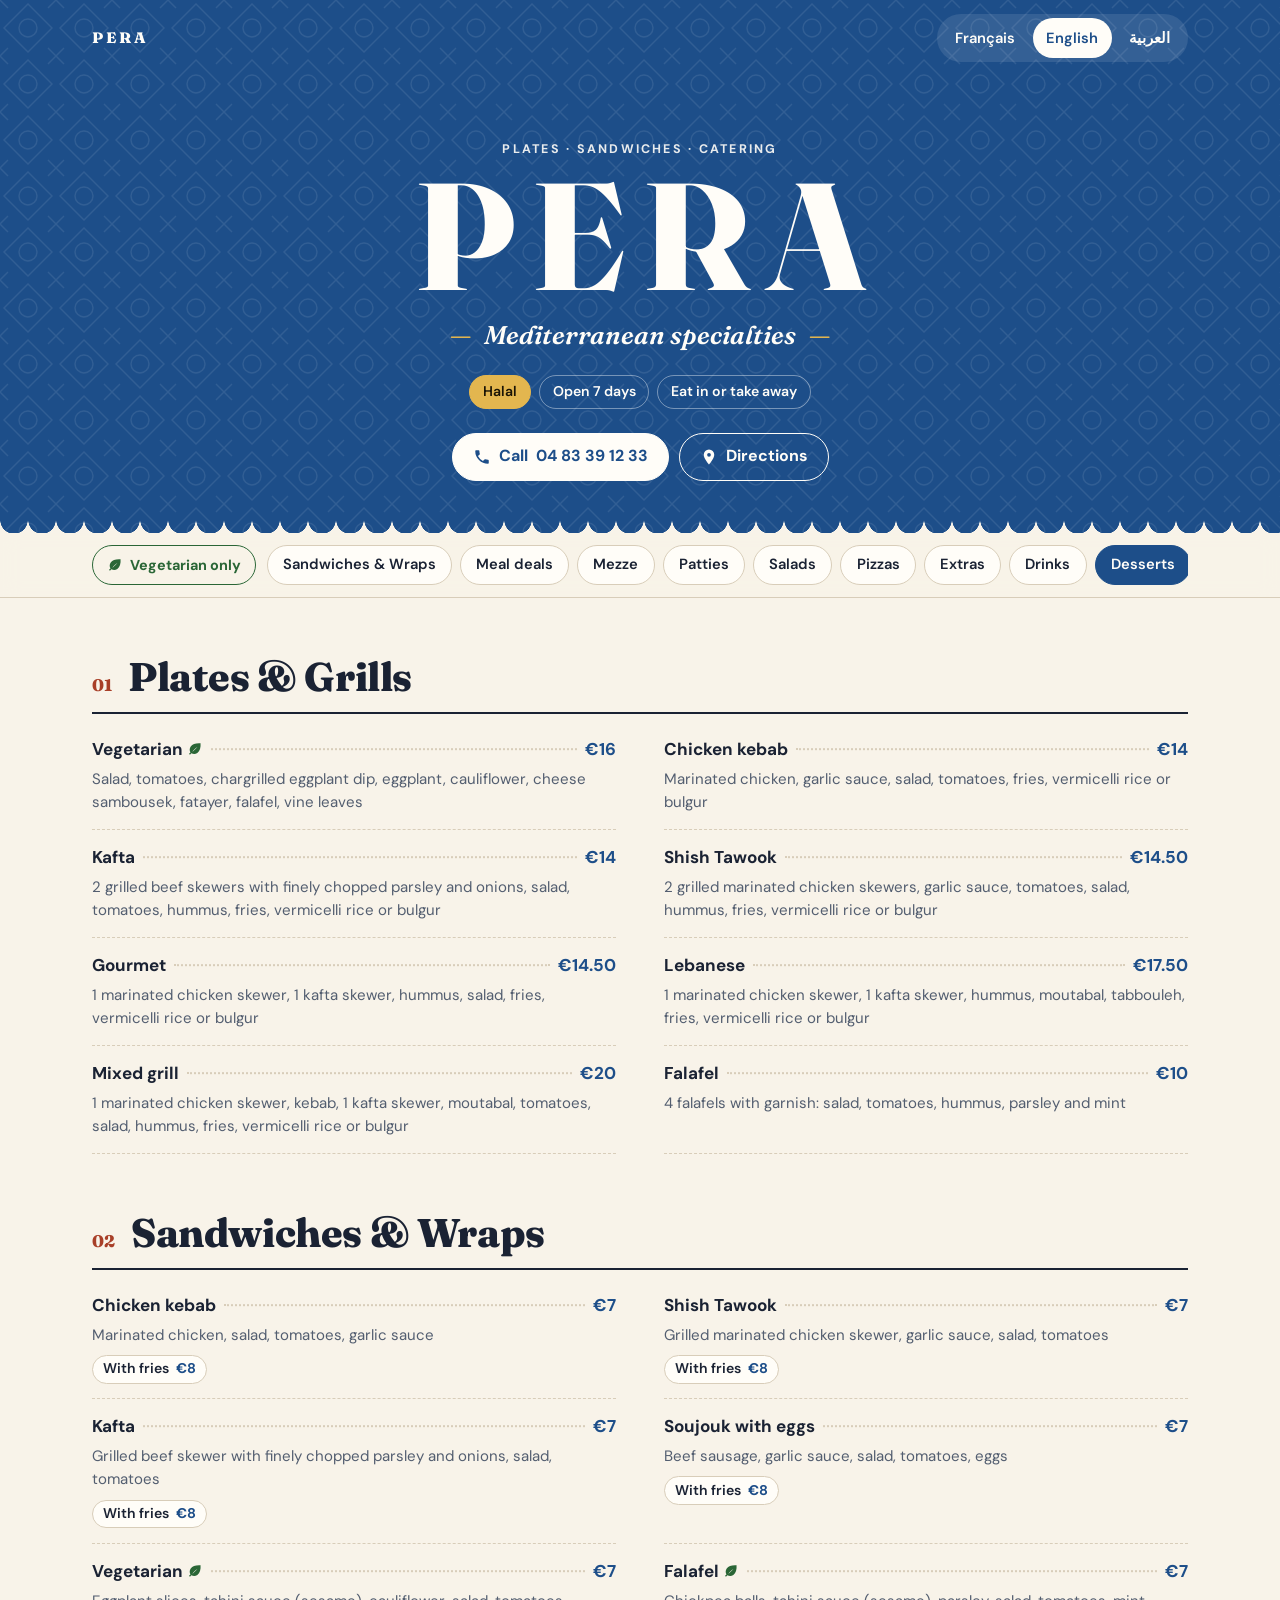
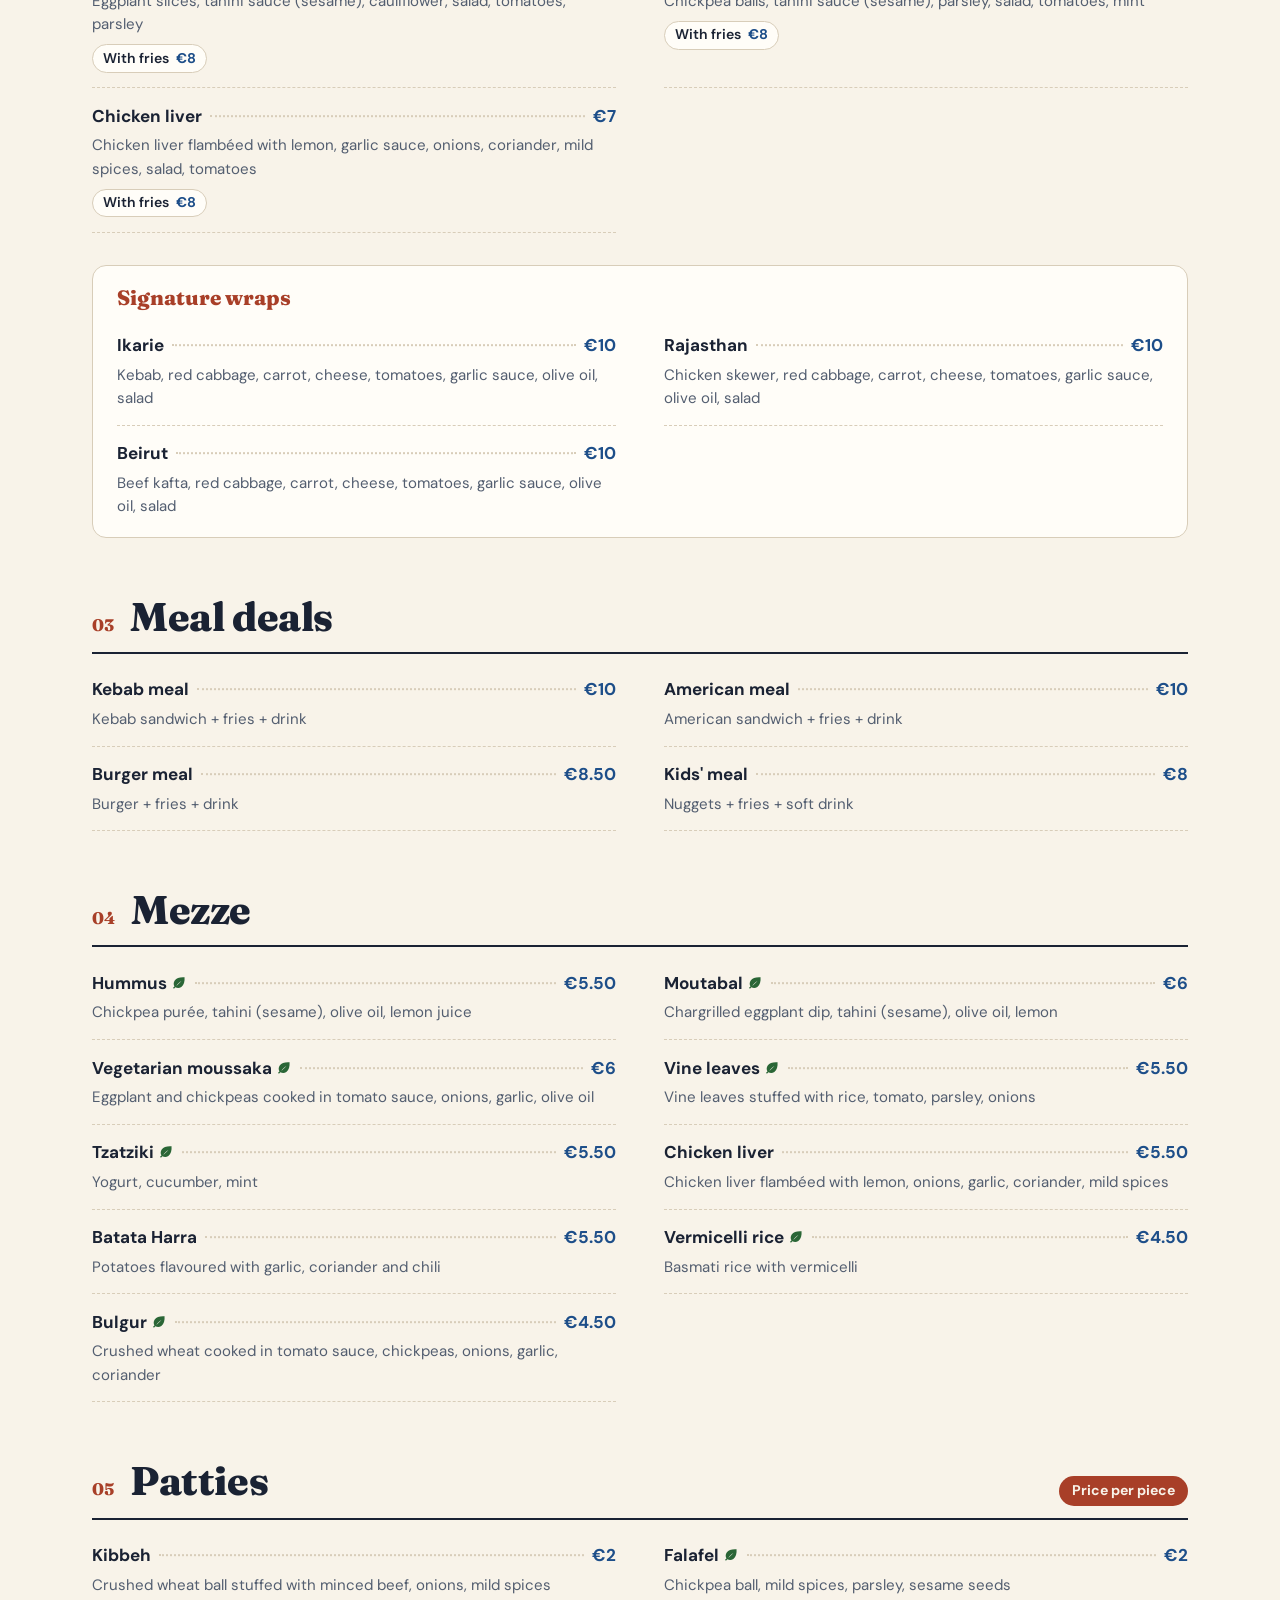
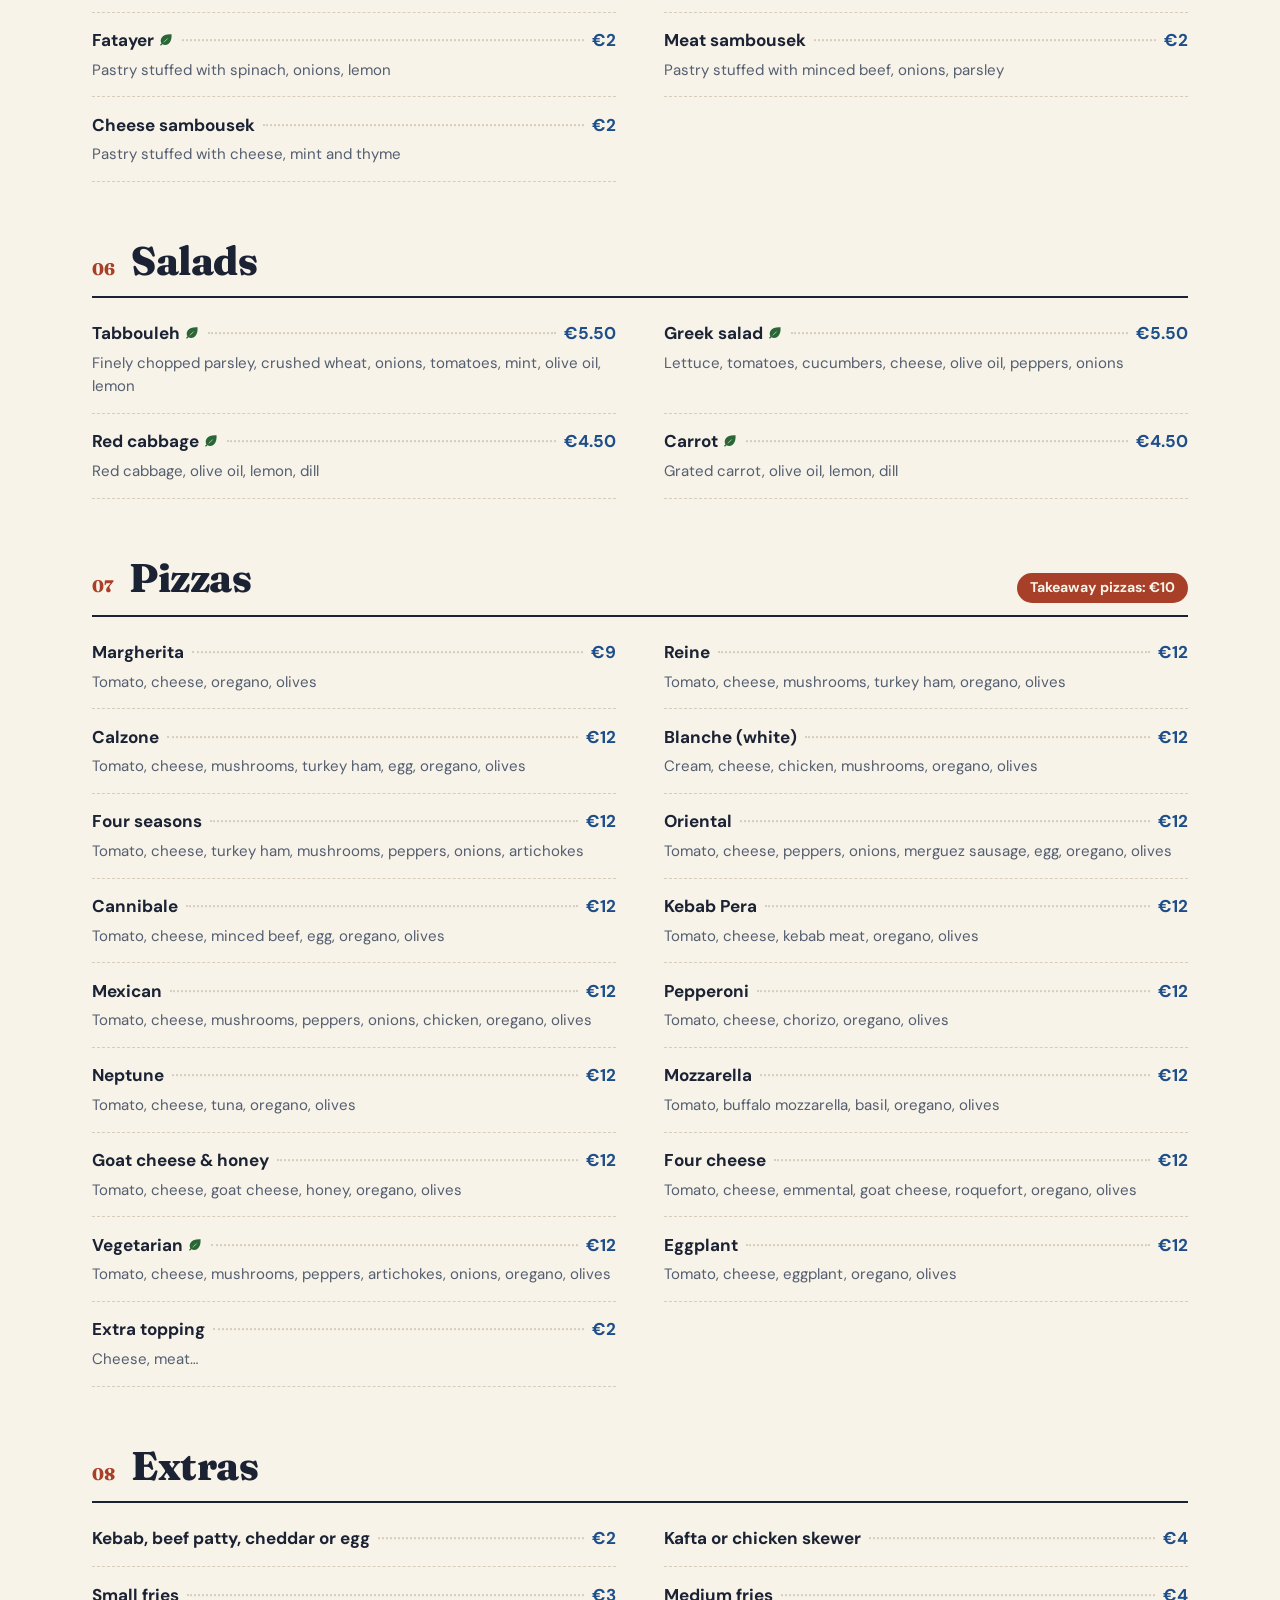
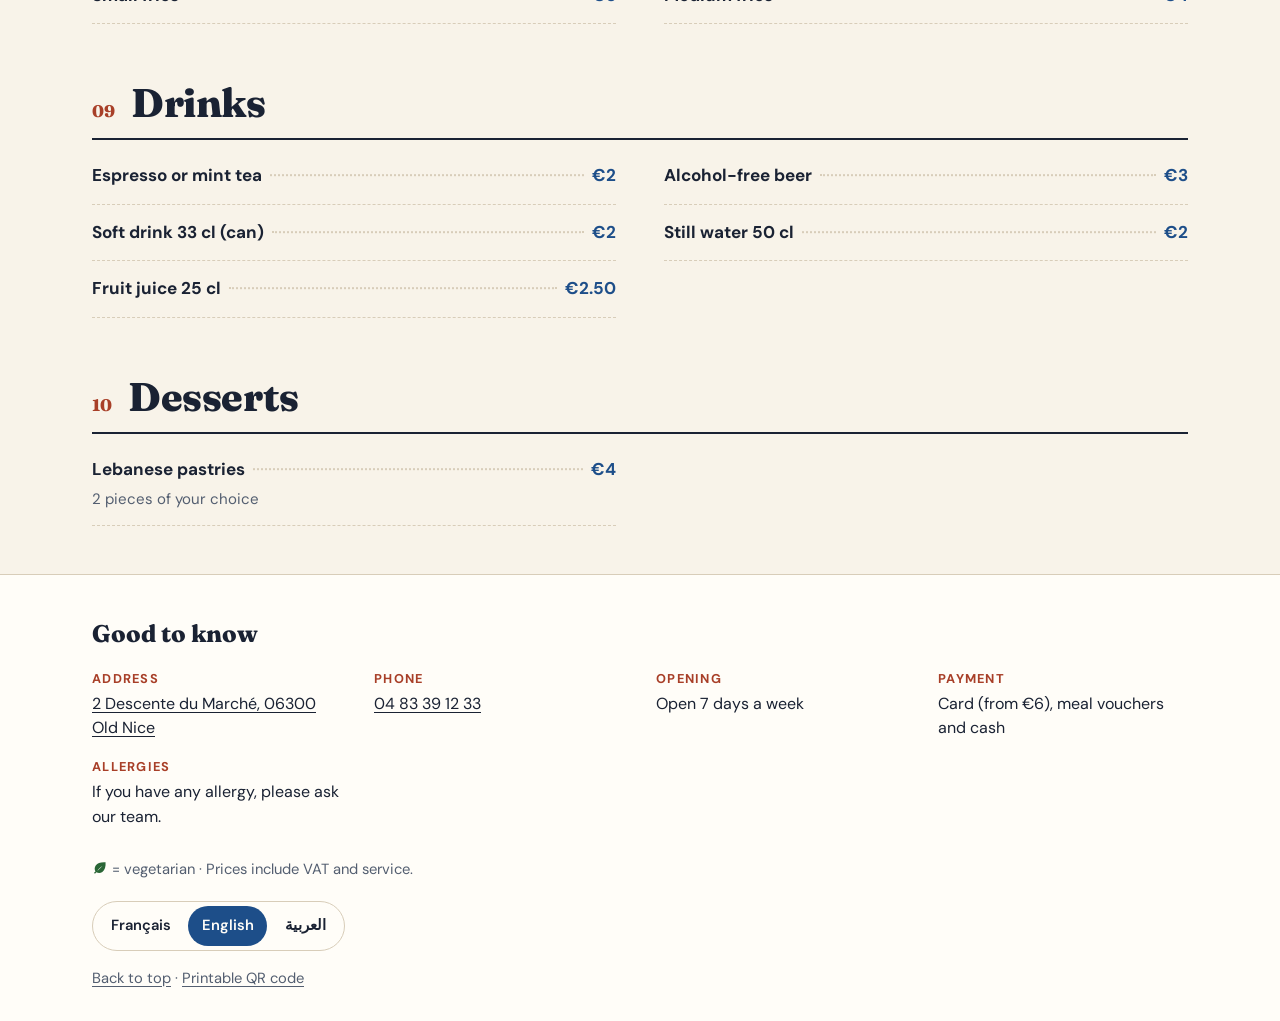
<file: index.html>
<!doctype html>
<html lang="fr" dir="ltr">
<head>
<meta charset="utf-8">
<meta name="viewport" content="width=device-width, initial-scale=1, viewport-fit=cover">
<title>PERA — Menu · Spécialités méditerranéennes, Vieux Nice</title>
<meta name="description" content="Le menu de PERA : assiettes libanaises, grillades, sandwiches, mezzés, pizzas. Halal, ouvert 7j/7, sur place ou à emporter, Vieux Nice.">
<meta name="theme-color" content="#1d4e89" media="(prefers-color-scheme: light)">
<meta name="theme-color" content="#0f1420" media="(prefers-color-scheme: dark)">
<meta name="color-scheme" content="light dark">
<link rel="canonical" href="https://nassim078.github.io/pera-menu/">
<link rel="alternate" hreflang="fr" href="https://nassim078.github.io/pera-menu/"><link rel="alternate" hreflang="en" href="https://nassim078.github.io/pera-menu/en/"><link rel="alternate" hreflang="ar" href="https://nassim078.github.io/pera-menu/ar/"><link rel="alternate" hreflang="x-default" href="https://nassim078.github.io/pera-menu/">
<meta property="og:title" content="PERA — Menu · Spécialités méditerranéennes, Vieux Nice">
<meta property="og:description" content="Le menu de PERA : assiettes libanaises, grillades, sandwiches, mezzés, pizzas. Halal, ouvert 7j/7, sur place ou à emporter, Vieux Nice.">
<meta property="og:url" content="https://nassim078.github.io/pera-menu/">
<meta property="og:type" content="restaurant.menu">
<link rel="icon" href="assets/favicon.svg" type="image/svg+xml">
<link rel="preconnect" href="https://fonts.googleapis.com">
<link rel="preconnect" href="https://fonts.gstatic.com" crossorigin>
<link rel="stylesheet" href="https://fonts.googleapis.com/css2?family=DM+Sans:opsz,wght@9..40,400;9..40,600;9..40,700&family=Fraunces:opsz,wght@9..144,600;9..144,800&display=swap">
<link rel="stylesheet" href="assets/style.css">
<script>
try{var k='pera-lang',p=localStorage.getItem(k),q=new URLSearchParams(location.search).get('lang');
if(!q){var l=p||((navigator.languages&&navigator.languages[0])||navigator.language||'').slice(0,2).toLowerCase();
if(l==='ar')location.replace('ar/');else if(l==='en')location.replace('en/');}}catch(e){}
</script>
<script type="application/ld+json">{"@context": "https://schema.org", "@type": "Restaurant", "name": "PERA", "servesCuisine": ["Lebanese", "Mediterranean", "Halal"], "telephone": "+33483391233", "address": {"@type": "PostalAddress", "streetAddress": "2 Descente du Marché", "postalCode": "06300", "addressLocality": "Nice", "addressCountry": "FR"}, "openingHours": "Mo-Su", "hasMenu": "https://nassim078.github.io/pera-menu/", "url": "https://nassim078.github.io/pera-menu/", "priceRange": "€"}</script>
</head>
<body>
<a class="skip" href="#menu">Aller au menu</a>
<header class="hero" id="top">
  <div class="hero-bar wrap">
    <span class="mini-brand" aria-hidden="true">PERA</span>
    <nav class="langs" aria-label="Langue"><ul role="list"><li><a href="./" lang="fr" hreflang="fr" data-lang="fr" aria-current="page">Français</a></li><li><a href="en/" lang="en" hreflang="en" data-lang="en">English</a></li><li><a href="ar/" lang="ar" hreflang="ar" data-lang="ar">العربية</a></li></ul></nav>
  </div>
  <div class="hero-body wrap">
    <p class="kicker">Assiettes · Sandwiches · Traiteur</p>
    <h1 class="brand"><span lang="fr">PERA</span></h1>
    <p class="tagline">Spécialités méditerranéennes</p>
    <ul class="badges" role="list">
      <li class="badge badge-halal">Halal</li>
      <li class="badge">Ouvert 7j/7</li>
      <li class="badge">Sur place ou à emporter</li>
    </ul>
    <div class="actions">
      <a class="btn btn-primary" href="tel:+33483391233">
        <svg viewBox="0 0 24 24" width="18" height="18" aria-hidden="true" focusable="false"><path fill="currentColor" d="M6.6 10.8a15.1 15.1 0 0 0 6.6 6.6l2.2-2.2c.3-.3.7-.4 1-.2 1.1.4 2.3.6 3.6.6.6 0 1 .4 1 1V20c0 .6-.4 1-1 1A17 17 0 0 1 3 4c0-.6.4-1 1-1h3.5c.6 0 1 .4 1 1 0 1.3.2 2.5.6 3.6.1.3 0 .7-.2 1z"/></svg>
        Appeler <span dir="ltr">04 83 39 12 33</span></a>
      <a class="btn" href="https://www.google.com/maps/search/?api=1&query=PERA+2+Descente+du+March%C3%A9+06300+Nice" rel="noopener">
        <svg viewBox="0 0 24 24" width="18" height="18" aria-hidden="true" focusable="false"><path fill="currentColor" d="M12 2a7 7 0 0 0-7 7c0 5.2 7 13 7 13s7-7.8 7-13a7 7 0 0 0-7-7zm0 9.5a2.5 2.5 0 1 1 0-5 2.5 2.5 0 0 1 0 5z"/></svg>
        Itinéraire</a>
    </div>
  </div>
</header>

<nav class="cats" aria-label="Catégories du menu">
  <div class="cats-inner wrap">
    <button type="button" class="veg-toggle" aria-pressed="false" hidden><svg class="leaf" viewBox="0 0 24 24" width="16" height="16" aria-hidden="true" focusable="false"><path fill="currentColor" d="M20.6 3.4c-6.8-.6-12.3 1-15 4.8-2 2.8-2 6.2-.4 8.9L3 19.3l1.4 1.4 2.2-2.2c2.7 1.6 6.1 1.6 8.9-.4 3.8-2.7 5.4-8.2 4.8-15zM8 16.6c1.7-3.3 4.4-6 7.7-7.7-2.6 2.4-5 5.1-7.7 7.7z"/></svg><span>Végétarien uniquement</span></button>
    <ul class="chips" role="list"><li><a href="#assiettes" data-target="assiettes">Assiettes &amp; Grillades</a></li><li><a href="#sandwiches" data-target="sandwiches">Sandwiches &amp; Wraps</a></li><li><a href="#menus" data-target="menus">Les Menus</a></li><li><a href="#mezzes" data-target="mezzes">Mezzés</a></li><li><a href="#beignets" data-target="beignets">Beignets</a></li><li><a href="#salades" data-target="salades">Salades</a></li><li><a href="#pizzas" data-target="pizzas">Pizzas</a></li><li><a href="#supplements" data-target="supplements">Suppléments</a></li><li><a href="#boissons" data-target="boissons">Boissons</a></li><li><a href="#desserts" data-target="desserts">Desserts</a></li></ul>
  </div>
</nav>
<p class="sr-only" role="status" aria-live="polite" id="live"></p>

<main id="menu" class="wrap" tabindex="-1">
<section class="cat" id="assiettes" aria-labelledby="h-assiettes" data-filterable="1"><header class="cat-head"><span class="cat-num" aria-hidden="true">01</span><h2 id="h-assiettes">Assiettes &amp; Grillades</h2></header><ul class="dishes" role="list"><li class="dish" data-veg="1"><div class="dish-head"><h3 class="dish-name">Végétarienne <span class="veg" title="végétarien"><svg class="leaf" viewBox="0 0 24 24" width="16" height="16" aria-hidden="true" focusable="false"><path fill="currentColor" d="M20.6 3.4c-6.8-.6-12.3 1-15 4.8-2 2.8-2 6.2-.4 8.9L3 19.3l1.4 1.4 2.2-2.2c2.7 1.6 6.1 1.6 8.9-.4 3.8-2.7 5.4-8.2 4.8-15zM8 16.6c1.7-3.3 4.4-6 7.7-7.7-2.6 2.4-5 5.1-7.7 7.7z"/></svg><span class="sr-only">(végétarien)</span></span></h3><span class="leader" aria-hidden="true"></span><p class="dish-cost"><span class="dish-price" dir="ltr">16 €</span></p></div><p class="dish-desc">Salade, tomates, caviar d&#x27;aubergines, aubergines, chou-fleur, sambousak au fromage, fatayer, falafel, feuilles de vigne</p></li><li class="dish" data-veg="0"><div class="dish-head"><h3 class="dish-name">Kebab volaille</h3><span class="leader" aria-hidden="true"></span><p class="dish-cost"><span class="dish-price" dir="ltr">14 €</span></p></div><p class="dish-desc">Poulet mariné, sauce à l&#x27;ail, salade, tomates, frites ou riz vermicelle ou boulghour</p></li><li class="dish" data-veg="0"><div class="dish-head"><h3 class="dish-name">Kafta</h3><span class="leader" aria-hidden="true"></span><p class="dish-cost"><span class="dish-price" dir="ltr">14 €</span></p></div><p class="dish-desc">2 brochettes de bœuf grillées au persil finement haché et oignons, salade, tomates, hommos, frites ou riz vermicelle ou boulghour</p></li><li class="dish" data-veg="0"><div class="dish-head"><h3 class="dish-name">Chich-Taouk</h3><span class="leader" aria-hidden="true"></span><p class="dish-cost"><span class="dish-price" dir="ltr">14,50 €</span></p></div><p class="dish-desc">2 brochettes de poulet mariné grillées, sauce à l&#x27;ail, tomates, salade, hommos, frites ou riz vermicelle ou boulghour</p></li><li class="dish" data-veg="0"><div class="dish-head"><h3 class="dish-name">Gourmet</h3><span class="leader" aria-hidden="true"></span><p class="dish-cost"><span class="dish-price" dir="ltr">14,50 €</span></p></div><p class="dish-desc">1 brochette de poulet mariné, 1 brochette de kafta, hommos, salade, frites ou riz vermicelle ou boulghour</p></li><li class="dish" data-veg="0"><div class="dish-head"><h3 class="dish-name">Libanaise</h3><span class="leader" aria-hidden="true"></span><p class="dish-cost"><span class="dish-price" dir="ltr">17,50 €</span></p></div><p class="dish-desc">1 brochette de poulet mariné, 1 brochette de kafta, hommos, moutabal, taboulé, frites ou riz vermicelle ou boulghour</p></li><li class="dish" data-veg="0"><div class="dish-head"><h3 class="dish-name">Mixte</h3><span class="leader" aria-hidden="true"></span><p class="dish-cost"><span class="dish-price" dir="ltr">20 €</span></p></div><p class="dish-desc">1 brochette de poulet mariné, kebab, 1 brochette de kafta, moutabal, tomates, salade, hommos, frites ou riz vermicelle ou boulghour</p></li><li class="dish" data-veg="0"><div class="dish-head"><h3 class="dish-name">Falafel</h3><span class="leader" aria-hidden="true"></span><p class="dish-cost"><span class="dish-price" dir="ltr">10 €</span></p></div><p class="dish-desc">4 falafels avec garniture : salade, tomates, hommos, persil et menthe</p></li></ul></section><section class="cat" id="sandwiches" aria-labelledby="h-sandwiches" data-filterable="1"><header class="cat-head"><span class="cat-num" aria-hidden="true">02</span><h2 id="h-sandwiches">Sandwiches &amp; Wraps</h2></header><ul class="dishes" role="list"><li class="dish" data-veg="0"><div class="dish-head"><h3 class="dish-name">Kebab volaille</h3><span class="leader" aria-hidden="true"></span><p class="dish-cost"><span class="dish-price" dir="ltr">7 €</span><span class="sr-only"> (sans frites)</span></p></div><p class="dish-desc">Poulet mariné, salade, tomates, sauce à l&#x27;ail</p><p class="dish-alt"><span>Avec frites</span> <span class="alt-price" dir="ltr">8 €</span></p></li><li class="dish" data-veg="0"><div class="dish-head"><h3 class="dish-name">Chich-Taouk</h3><span class="leader" aria-hidden="true"></span><p class="dish-cost"><span class="dish-price" dir="ltr">7 €</span><span class="sr-only"> (sans frites)</span></p></div><p class="dish-desc">Brochette de poulet mariné grillée, sauce à l&#x27;ail, salade, tomates</p><p class="dish-alt"><span>Avec frites</span> <span class="alt-price" dir="ltr">8 €</span></p></li><li class="dish" data-veg="0"><div class="dish-head"><h3 class="dish-name">Kafta</h3><span class="leader" aria-hidden="true"></span><p class="dish-cost"><span class="dish-price" dir="ltr">7 €</span><span class="sr-only"> (sans frites)</span></p></div><p class="dish-desc">Brochette de bœuf grillée au persil finement haché et oignons, salade, tomates</p><p class="dish-alt"><span>Avec frites</span> <span class="alt-price" dir="ltr">8 €</span></p></li><li class="dish" data-veg="0"><div class="dish-head"><h3 class="dish-name">Soujok aux œufs</h3><span class="leader" aria-hidden="true"></span><p class="dish-cost"><span class="dish-price" dir="ltr">7 €</span><span class="sr-only"> (sans frites)</span></p></div><p class="dish-desc">Saucisse de bœuf, sauce à l&#x27;ail, salade, tomates, œufs</p><p class="dish-alt"><span>Avec frites</span> <span class="alt-price" dir="ltr">8 €</span></p></li><li class="dish" data-veg="1"><div class="dish-head"><h3 class="dish-name">Végétarien <span class="veg" title="végétarien"><svg class="leaf" viewBox="0 0 24 24" width="16" height="16" aria-hidden="true" focusable="false"><path fill="currentColor" d="M20.6 3.4c-6.8-.6-12.3 1-15 4.8-2 2.8-2 6.2-.4 8.9L3 19.3l1.4 1.4 2.2-2.2c2.7 1.6 6.1 1.6 8.9-.4 3.8-2.7 5.4-8.2 4.8-15zM8 16.6c1.7-3.3 4.4-6 7.7-7.7-2.6 2.4-5 5.1-7.7 7.7z"/></svg><span class="sr-only">(végétarien)</span></span></h3><span class="leader" aria-hidden="true"></span><p class="dish-cost"><span class="dish-price" dir="ltr">7 €</span><span class="sr-only"> (sans frites)</span></p></div><p class="dish-desc">Tranches d&#x27;aubergines, sauce tahina (sésame), chou-fleur, salade, tomates, persil</p><p class="dish-alt"><span>Avec frites</span> <span class="alt-price" dir="ltr">8 €</span></p></li><li class="dish" data-veg="1"><div class="dish-head"><h3 class="dish-name">Falafel <span class="veg" title="végétarien"><svg class="leaf" viewBox="0 0 24 24" width="16" height="16" aria-hidden="true" focusable="false"><path fill="currentColor" d="M20.6 3.4c-6.8-.6-12.3 1-15 4.8-2 2.8-2 6.2-.4 8.9L3 19.3l1.4 1.4 2.2-2.2c2.7 1.6 6.1 1.6 8.9-.4 3.8-2.7 5.4-8.2 4.8-15zM8 16.6c1.7-3.3 4.4-6 7.7-7.7-2.6 2.4-5 5.1-7.7 7.7z"/></svg><span class="sr-only">(végétarien)</span></span></h3><span class="leader" aria-hidden="true"></span><p class="dish-cost"><span class="dish-price" dir="ltr">7 €</span><span class="sr-only"> (sans frites)</span></p></div><p class="dish-desc">Boulettes de pois chiche, sauce tahina (sésame), persil, salade, tomates, menthe</p><p class="dish-alt"><span>Avec frites</span> <span class="alt-price" dir="ltr">8 €</span></p></li><li class="dish" data-veg="0"><div class="dish-head"><h3 class="dish-name">Foie de volaille</h3><span class="leader" aria-hidden="true"></span><p class="dish-cost"><span class="dish-price" dir="ltr">7 €</span><span class="sr-only"> (sans frites)</span></p></div><p class="dish-desc">Foie de poulet flambé au citron, sauce à l&#x27;ail, oignons, coriandre, épices douces, salade, tomates</p><p class="dish-alt"><span>Avec frites</span> <span class="alt-price" dir="ltr">8 €</span></p></li></ul><div class="subgroup"><h3 class="sub-title">Wraps signature</h3><ul class="dishes" role="list"><li class="dish" data-veg="0"><div class="dish-head"><h4 class="dish-name">Ikarie</h4><span class="leader" aria-hidden="true"></span><p class="dish-cost"><span class="dish-price" dir="ltr">10 €</span></p></div><p class="dish-desc">Kebab, chou rouge, carottes, fromage, tomates, sauce à l&#x27;ail, huile d&#x27;olive, salade</p></li><li class="dish" data-veg="0"><div class="dish-head"><h4 class="dish-name">Rajasthan</h4><span class="leader" aria-hidden="true"></span><p class="dish-cost"><span class="dish-price" dir="ltr">10 €</span></p></div><p class="dish-desc">Brochette de poulet, chou rouge, carottes, fromage, tomates, sauce à l&#x27;ail, huile d&#x27;olive, salade</p></li><li class="dish" data-veg="0"><div class="dish-head"><h4 class="dish-name">Beyrouth</h4><span class="leader" aria-hidden="true"></span><p class="dish-cost"><span class="dish-price" dir="ltr">10 €</span></p></div><p class="dish-desc">Kafta de bœuf, chou rouge, carottes, fromage, tomates, sauce à l&#x27;ail, huile d&#x27;olive, salade</p></li></ul></div></section><section class="cat" id="menus" aria-labelledby="h-menus" data-filterable="1"><header class="cat-head"><span class="cat-num" aria-hidden="true">03</span><h2 id="h-menus">Les Menus</h2></header><ul class="dishes" role="list"><li class="dish" data-veg="0"><div class="dish-head"><h3 class="dish-name">Menu Kebab</h3><span class="leader" aria-hidden="true"></span><p class="dish-cost"><span class="dish-price" dir="ltr">10 €</span></p></div><p class="dish-desc">Sandwich kebab + frites + boisson</p></li><li class="dish" data-veg="0"><div class="dish-head"><h3 class="dish-name">Menu Américain</h3><span class="leader" aria-hidden="true"></span><p class="dish-cost"><span class="dish-price" dir="ltr">10 €</span></p></div><p class="dish-desc">Sandwich américain + frites + boisson</p></li><li class="dish" data-veg="0"><div class="dish-head"><h3 class="dish-name">Menu Burger</h3><span class="leader" aria-hidden="true"></span><p class="dish-cost"><span class="dish-price" dir="ltr">8,50 €</span></p></div><p class="dish-desc">Burger + frites + boisson</p></li><li class="dish" data-veg="0"><div class="dish-head"><h3 class="dish-name">Menu Enfant</h3><span class="leader" aria-hidden="true"></span><p class="dish-cost"><span class="dish-price" dir="ltr">8 €</span></p></div><p class="dish-desc">Nuggets + frites + soda</p></li></ul></section><section class="cat" id="mezzes" aria-labelledby="h-mezzes" data-filterable="1"><header class="cat-head"><span class="cat-num" aria-hidden="true">04</span><h2 id="h-mezzes">Mezzés</h2></header><ul class="dishes" role="list"><li class="dish" data-veg="1"><div class="dish-head"><h3 class="dish-name">Hommos <span class="veg" title="végétarien"><svg class="leaf" viewBox="0 0 24 24" width="16" height="16" aria-hidden="true" focusable="false"><path fill="currentColor" d="M20.6 3.4c-6.8-.6-12.3 1-15 4.8-2 2.8-2 6.2-.4 8.9L3 19.3l1.4 1.4 2.2-2.2c2.7 1.6 6.1 1.6 8.9-.4 3.8-2.7 5.4-8.2 4.8-15zM8 16.6c1.7-3.3 4.4-6 7.7-7.7-2.6 2.4-5 5.1-7.7 7.7z"/></svg><span class="sr-only">(végétarien)</span></span></h3><span class="leader" aria-hidden="true"></span><p class="dish-cost"><span class="dish-price" dir="ltr">5,50 €</span></p></div><p class="dish-desc">Purée de pois chiche, tahina (sésame), huile d&#x27;olive, jus de citron</p></li><li class="dish" data-veg="1"><div class="dish-head"><h3 class="dish-name">Moutabal <span class="veg" title="végétarien"><svg class="leaf" viewBox="0 0 24 24" width="16" height="16" aria-hidden="true" focusable="false"><path fill="currentColor" d="M20.6 3.4c-6.8-.6-12.3 1-15 4.8-2 2.8-2 6.2-.4 8.9L3 19.3l1.4 1.4 2.2-2.2c2.7 1.6 6.1 1.6 8.9-.4 3.8-2.7 5.4-8.2 4.8-15zM8 16.6c1.7-3.3 4.4-6 7.7-7.7-2.6 2.4-5 5.1-7.7 7.7z"/></svg><span class="sr-only">(végétarien)</span></span></h3><span class="leader" aria-hidden="true"></span><p class="dish-cost"><span class="dish-price" dir="ltr">6 €</span></p></div><p class="dish-desc">Caviar d&#x27;aubergines grillées, tahina (sésame), huile d&#x27;olive, jus de citron</p></li><li class="dish" data-veg="1"><div class="dish-head"><h3 class="dish-name">Moussaka végétarienne <span class="veg" title="végétarien"><svg class="leaf" viewBox="0 0 24 24" width="16" height="16" aria-hidden="true" focusable="false"><path fill="currentColor" d="M20.6 3.4c-6.8-.6-12.3 1-15 4.8-2 2.8-2 6.2-.4 8.9L3 19.3l1.4 1.4 2.2-2.2c2.7 1.6 6.1 1.6 8.9-.4 3.8-2.7 5.4-8.2 4.8-15zM8 16.6c1.7-3.3 4.4-6 7.7-7.7-2.6 2.4-5 5.1-7.7 7.7z"/></svg><span class="sr-only">(végétarien)</span></span></h3><span class="leader" aria-hidden="true"></span><p class="dish-cost"><span class="dish-price" dir="ltr">6 €</span></p></div><p class="dish-desc">Aubergines, sauce tomate, oignons, ail, huile d&#x27;olive, pois chiche</p></li><li class="dish" data-veg="1"><div class="dish-head"><h3 class="dish-name">Feuilles de vigne <span class="veg" title="végétarien"><svg class="leaf" viewBox="0 0 24 24" width="16" height="16" aria-hidden="true" focusable="false"><path fill="currentColor" d="M20.6 3.4c-6.8-.6-12.3 1-15 4.8-2 2.8-2 6.2-.4 8.9L3 19.3l1.4 1.4 2.2-2.2c2.7 1.6 6.1 1.6 8.9-.4 3.8-2.7 5.4-8.2 4.8-15zM8 16.6c1.7-3.3 4.4-6 7.7-7.7-2.6 2.4-5 5.1-7.7 7.7z"/></svg><span class="sr-only">(végétarien)</span></span></h3><span class="leader" aria-hidden="true"></span><p class="dish-cost"><span class="dish-price" dir="ltr">5,50 €</span></p></div><p class="dish-desc">Feuilles de vigne farcies de riz, tomate, persil, oignons</p></li><li class="dish" data-veg="1"><div class="dish-head"><h3 class="dish-name">Tzatziki <span class="veg" title="végétarien"><svg class="leaf" viewBox="0 0 24 24" width="16" height="16" aria-hidden="true" focusable="false"><path fill="currentColor" d="M20.6 3.4c-6.8-.6-12.3 1-15 4.8-2 2.8-2 6.2-.4 8.9L3 19.3l1.4 1.4 2.2-2.2c2.7 1.6 6.1 1.6 8.9-.4 3.8-2.7 5.4-8.2 4.8-15zM8 16.6c1.7-3.3 4.4-6 7.7-7.7-2.6 2.4-5 5.1-7.7 7.7z"/></svg><span class="sr-only">(végétarien)</span></span></h3><span class="leader" aria-hidden="true"></span><p class="dish-cost"><span class="dish-price" dir="ltr">5,50 €</span></p></div><p class="dish-desc">Yaourt, concombre, menthe</p></li><li class="dish" data-veg="0"><div class="dish-head"><h3 class="dish-name">Foie de volaille</h3><span class="leader" aria-hidden="true"></span><p class="dish-cost"><span class="dish-price" dir="ltr">5,50 €</span></p></div><p class="dish-desc">Foie de poulet flambé au citron, oignons, ail, coriandre, épices douces</p></li><li class="dish" data-veg="0"><div class="dish-head"><h3 class="dish-name">Batata Harra</h3><span class="leader" aria-hidden="true"></span><p class="dish-cost"><span class="dish-price" dir="ltr">5,50 €</span></p></div><p class="dish-desc">Pommes de terre parfumées à l&#x27;ail, coriandre, piment</p></li><li class="dish" data-veg="1"><div class="dish-head"><h3 class="dish-name">Riz vermicelles <span class="veg" title="végétarien"><svg class="leaf" viewBox="0 0 24 24" width="16" height="16" aria-hidden="true" focusable="false"><path fill="currentColor" d="M20.6 3.4c-6.8-.6-12.3 1-15 4.8-2 2.8-2 6.2-.4 8.9L3 19.3l1.4 1.4 2.2-2.2c2.7 1.6 6.1 1.6 8.9-.4 3.8-2.7 5.4-8.2 4.8-15zM8 16.6c1.7-3.3 4.4-6 7.7-7.7-2.6 2.4-5 5.1-7.7 7.7z"/></svg><span class="sr-only">(végétarien)</span></span></h3><span class="leader" aria-hidden="true"></span><p class="dish-cost"><span class="dish-price" dir="ltr">4,50 €</span></p></div><p class="dish-desc">Riz basmati aux petits vermicelles</p></li><li class="dish" data-veg="1"><div class="dish-head"><h3 class="dish-name">Boulghour <span class="veg" title="végétarien"><svg class="leaf" viewBox="0 0 24 24" width="16" height="16" aria-hidden="true" focusable="false"><path fill="currentColor" d="M20.6 3.4c-6.8-.6-12.3 1-15 4.8-2 2.8-2 6.2-.4 8.9L3 19.3l1.4 1.4 2.2-2.2c2.7 1.6 6.1 1.6 8.9-.4 3.8-2.7 5.4-8.2 4.8-15zM8 16.6c1.7-3.3 4.4-6 7.7-7.7-2.6 2.4-5 5.1-7.7 7.7z"/></svg><span class="sr-only">(végétarien)</span></span></h3><span class="leader" aria-hidden="true"></span><p class="dish-cost"><span class="dish-price" dir="ltr">4,50 €</span></p></div><p class="dish-desc">Blé concassé cuit avec une sauce tomate, pois chiche, oignons, ail, coriandre</p></li></ul></section><section class="cat" id="beignets" aria-labelledby="h-beignets" data-filterable="1"><header class="cat-head"><span class="cat-num" aria-hidden="true">05</span><h2 id="h-beignets">Beignets</h2><p class="cat-note">Prix à la pièce</p></header><ul class="dishes" role="list"><li class="dish" data-veg="0"><div class="dish-head"><h3 class="dish-name">Kebbé</h3><span class="leader" aria-hidden="true"></span><p class="dish-cost"><span class="dish-price" dir="ltr">2 €</span></p></div><p class="dish-desc">Boulette de blé concassé farcie au bœuf haché, oignons, épices douces</p></li><li class="dish" data-veg="1"><div class="dish-head"><h3 class="dish-name">Falafel <span class="veg" title="végétarien"><svg class="leaf" viewBox="0 0 24 24" width="16" height="16" aria-hidden="true" focusable="false"><path fill="currentColor" d="M20.6 3.4c-6.8-.6-12.3 1-15 4.8-2 2.8-2 6.2-.4 8.9L3 19.3l1.4 1.4 2.2-2.2c2.7 1.6 6.1 1.6 8.9-.4 3.8-2.7 5.4-8.2 4.8-15zM8 16.6c1.7-3.3 4.4-6 7.7-7.7-2.6 2.4-5 5.1-7.7 7.7z"/></svg><span class="sr-only">(végétarien)</span></span></h3><span class="leader" aria-hidden="true"></span><p class="dish-cost"><span class="dish-price" dir="ltr">2 €</span></p></div><p class="dish-desc">Boulette de pois chiche, épices douces, persil, graines de sésame</p></li><li class="dish" data-veg="1"><div class="dish-head"><h3 class="dish-name">Fatayer <span class="veg" title="végétarien"><svg class="leaf" viewBox="0 0 24 24" width="16" height="16" aria-hidden="true" focusable="false"><path fill="currentColor" d="M20.6 3.4c-6.8-.6-12.3 1-15 4.8-2 2.8-2 6.2-.4 8.9L3 19.3l1.4 1.4 2.2-2.2c2.7 1.6 6.1 1.6 8.9-.4 3.8-2.7 5.4-8.2 4.8-15zM8 16.6c1.7-3.3 4.4-6 7.7-7.7-2.6 2.4-5 5.1-7.7 7.7z"/></svg><span class="sr-only">(végétarien)</span></span></h3><span class="leader" aria-hidden="true"></span><p class="dish-cost"><span class="dish-price" dir="ltr">2 €</span></p></div><p class="dish-desc">Pâte farcie aux épinards, oignons, citron</p></li><li class="dish" data-veg="0"><div class="dish-head"><h3 class="dish-name">Sambousak viande</h3><span class="leader" aria-hidden="true"></span><p class="dish-cost"><span class="dish-price" dir="ltr">2 €</span></p></div><p class="dish-desc">Pâte farcie au bœuf haché, oignons, persil</p></li><li class="dish" data-veg="0"><div class="dish-head"><h3 class="dish-name">Sambousak fromage</h3><span class="leader" aria-hidden="true"></span><p class="dish-cost"><span class="dish-price" dir="ltr">2 €</span></p></div><p class="dish-desc">Pâte farcie au fromage, menthe, thym</p></li></ul></section><section class="cat" id="salades" aria-labelledby="h-salades" data-filterable="1"><header class="cat-head"><span class="cat-num" aria-hidden="true">06</span><h2 id="h-salades">Salades</h2></header><ul class="dishes" role="list"><li class="dish" data-veg="1"><div class="dish-head"><h3 class="dish-name">Taboulé <span class="veg" title="végétarien"><svg class="leaf" viewBox="0 0 24 24" width="16" height="16" aria-hidden="true" focusable="false"><path fill="currentColor" d="M20.6 3.4c-6.8-.6-12.3 1-15 4.8-2 2.8-2 6.2-.4 8.9L3 19.3l1.4 1.4 2.2-2.2c2.7 1.6 6.1 1.6 8.9-.4 3.8-2.7 5.4-8.2 4.8-15zM8 16.6c1.7-3.3 4.4-6 7.7-7.7-2.6 2.4-5 5.1-7.7 7.7z"/></svg><span class="sr-only">(végétarien)</span></span></h3><span class="leader" aria-hidden="true"></span><p class="dish-cost"><span class="dish-price" dir="ltr">5,50 €</span></p></div><p class="dish-desc">Persil ciselé, blé concassé, oignons, tomates, menthe, huile d&#x27;olive, citron</p></li><li class="dish" data-veg="1"><div class="dish-head"><h3 class="dish-name">Salade grecque <span class="veg" title="végétarien"><svg class="leaf" viewBox="0 0 24 24" width="16" height="16" aria-hidden="true" focusable="false"><path fill="currentColor" d="M20.6 3.4c-6.8-.6-12.3 1-15 4.8-2 2.8-2 6.2-.4 8.9L3 19.3l1.4 1.4 2.2-2.2c2.7 1.6 6.1 1.6 8.9-.4 3.8-2.7 5.4-8.2 4.8-15zM8 16.6c1.7-3.3 4.4-6 7.7-7.7-2.6 2.4-5 5.1-7.7 7.7z"/></svg><span class="sr-only">(végétarien)</span></span></h3><span class="leader" aria-hidden="true"></span><p class="dish-cost"><span class="dish-price" dir="ltr">5,50 €</span></p></div><p class="dish-desc">Salade, tomates, concombres, fromage, huile d&#x27;olive, poivrons, oignons</p></li><li class="dish" data-veg="1"><div class="dish-head"><h3 class="dish-name">Chou rouge <span class="veg" title="végétarien"><svg class="leaf" viewBox="0 0 24 24" width="16" height="16" aria-hidden="true" focusable="false"><path fill="currentColor" d="M20.6 3.4c-6.8-.6-12.3 1-15 4.8-2 2.8-2 6.2-.4 8.9L3 19.3l1.4 1.4 2.2-2.2c2.7 1.6 6.1 1.6 8.9-.4 3.8-2.7 5.4-8.2 4.8-15zM8 16.6c1.7-3.3 4.4-6 7.7-7.7-2.6 2.4-5 5.1-7.7 7.7z"/></svg><span class="sr-only">(végétarien)</span></span></h3><span class="leader" aria-hidden="true"></span><p class="dish-cost"><span class="dish-price" dir="ltr">4,50 €</span></p></div><p class="dish-desc">Chou rouge, huile d&#x27;olive, citron, aneth</p></li><li class="dish" data-veg="1"><div class="dish-head"><h3 class="dish-name">Carotte <span class="veg" title="végétarien"><svg class="leaf" viewBox="0 0 24 24" width="16" height="16" aria-hidden="true" focusable="false"><path fill="currentColor" d="M20.6 3.4c-6.8-.6-12.3 1-15 4.8-2 2.8-2 6.2-.4 8.9L3 19.3l1.4 1.4 2.2-2.2c2.7 1.6 6.1 1.6 8.9-.4 3.8-2.7 5.4-8.2 4.8-15zM8 16.6c1.7-3.3 4.4-6 7.7-7.7-2.6 2.4-5 5.1-7.7 7.7z"/></svg><span class="sr-only">(végétarien)</span></span></h3><span class="leader" aria-hidden="true"></span><p class="dish-cost"><span class="dish-price" dir="ltr">4,50 €</span></p></div><p class="dish-desc">Carotte râpée, huile d&#x27;olive, citron, aneth</p></li></ul></section><section class="cat" id="pizzas" aria-labelledby="h-pizzas" data-filterable="1"><header class="cat-head"><span class="cat-num" aria-hidden="true">07</span><h2 id="h-pizzas">Pizzas</h2><p class="cat-note">Pizzas à emporter : 10 €</p></header><ul class="dishes" role="list"><li class="dish" data-veg="0"><div class="dish-head"><h3 class="dish-name">Marguerite</h3><span class="leader" aria-hidden="true"></span><p class="dish-cost"><span class="dish-price" dir="ltr">9 €</span></p></div><p class="dish-desc">Tomate, fromage, origan, olives</p></li><li class="dish" data-veg="0"><div class="dish-head"><h3 class="dish-name">Reine</h3><span class="leader" aria-hidden="true"></span><p class="dish-cost"><span class="dish-price" dir="ltr">12 €</span></p></div><p class="dish-desc">Tomate, fromage, champignons, jambon de dinde, origan, olives</p></li><li class="dish" data-veg="0"><div class="dish-head"><h3 class="dish-name">Calzone</h3><span class="leader" aria-hidden="true"></span><p class="dish-cost"><span class="dish-price" dir="ltr">12 €</span></p></div><p class="dish-desc">Tomate, fromage, champignons, jambon de dinde, œuf, origan, olives</p></li><li class="dish" data-veg="0"><div class="dish-head"><h3 class="dish-name">Blanche</h3><span class="leader" aria-hidden="true"></span><p class="dish-cost"><span class="dish-price" dir="ltr">12 €</span></p></div><p class="dish-desc">Crème fraîche, fromage, poulet, champignons, origan, olives</p></li><li class="dish" data-veg="0"><div class="dish-head"><h3 class="dish-name">4 Saisons</h3><span class="leader" aria-hidden="true"></span><p class="dish-cost"><span class="dish-price" dir="ltr">12 €</span></p></div><p class="dish-desc">Tomate, fromage, jambon de dinde, champignons, poivrons, oignons, artichauts</p></li><li class="dish" data-veg="0"><div class="dish-head"><h3 class="dish-name">Orientale</h3><span class="leader" aria-hidden="true"></span><p class="dish-cost"><span class="dish-price" dir="ltr">12 €</span></p></div><p class="dish-desc">Tomate, fromage, poivrons, oignons, merguez, œuf, origan, olives</p></li><li class="dish" data-veg="0"><div class="dish-head"><h3 class="dish-name">Cannibale</h3><span class="leader" aria-hidden="true"></span><p class="dish-cost"><span class="dish-price" dir="ltr">12 €</span></p></div><p class="dish-desc">Tomate, fromage, steak haché, œuf, origan, olives</p></li><li class="dish" data-veg="0"><div class="dish-head"><h3 class="dish-name">Kebab Pera</h3><span class="leader" aria-hidden="true"></span><p class="dish-cost"><span class="dish-price" dir="ltr">12 €</span></p></div><p class="dish-desc">Tomate, fromage, viande de kebab, origan, olives</p></li><li class="dish" data-veg="0"><div class="dish-head"><h3 class="dish-name">Mexicaine</h3><span class="leader" aria-hidden="true"></span><p class="dish-cost"><span class="dish-price" dir="ltr">12 €</span></p></div><p class="dish-desc">Tomate, fromage, champignons, poivrons, oignons, poulet, origan, olives</p></li><li class="dish" data-veg="0"><div class="dish-head"><h3 class="dish-name">Pepperoni</h3><span class="leader" aria-hidden="true"></span><p class="dish-cost"><span class="dish-price" dir="ltr">12 €</span></p></div><p class="dish-desc">Tomate, fromage, chorizo, origan, olives</p></li><li class="dish" data-veg="0"><div class="dish-head"><h3 class="dish-name">Neptune</h3><span class="leader" aria-hidden="true"></span><p class="dish-cost"><span class="dish-price" dir="ltr">12 €</span></p></div><p class="dish-desc">Tomate, fromage, thon, origan, olives</p></li><li class="dish" data-veg="0"><div class="dish-head"><h3 class="dish-name">Mozzarella</h3><span class="leader" aria-hidden="true"></span><p class="dish-cost"><span class="dish-price" dir="ltr">12 €</span></p></div><p class="dish-desc">Tomate, mozzarella di bufala, basilic, origan, olives</p></li><li class="dish" data-veg="0"><div class="dish-head"><h3 class="dish-name">Chèvre miel</h3><span class="leader" aria-hidden="true"></span><p class="dish-cost"><span class="dish-price" dir="ltr">12 €</span></p></div><p class="dish-desc">Tomate, fromage, chèvre, miel, origan, olives</p></li><li class="dish" data-veg="0"><div class="dish-head"><h3 class="dish-name">4 Fromages</h3><span class="leader" aria-hidden="true"></span><p class="dish-cost"><span class="dish-price" dir="ltr">12 €</span></p></div><p class="dish-desc">Tomate, fromage, emmental, chèvre, roquefort, origan, olives</p></li><li class="dish" data-veg="1"><div class="dish-head"><h3 class="dish-name">Végétarienne <span class="veg" title="végétarien"><svg class="leaf" viewBox="0 0 24 24" width="16" height="16" aria-hidden="true" focusable="false"><path fill="currentColor" d="M20.6 3.4c-6.8-.6-12.3 1-15 4.8-2 2.8-2 6.2-.4 8.9L3 19.3l1.4 1.4 2.2-2.2c2.7 1.6 6.1 1.6 8.9-.4 3.8-2.7 5.4-8.2 4.8-15zM8 16.6c1.7-3.3 4.4-6 7.7-7.7-2.6 2.4-5 5.1-7.7 7.7z"/></svg><span class="sr-only">(végétarien)</span></span></h3><span class="leader" aria-hidden="true"></span><p class="dish-cost"><span class="dish-price" dir="ltr">12 €</span></p></div><p class="dish-desc">Tomate, fromage, champignons, poivrons, artichauts, oignons, origan, olives</p></li><li class="dish" data-veg="0"><div class="dish-head"><h3 class="dish-name">Aubergine</h3><span class="leader" aria-hidden="true"></span><p class="dish-cost"><span class="dish-price" dir="ltr">12 €</span></p></div><p class="dish-desc">Tomate, fromage, aubergine, origan, olives</p></li><li class="dish" data-veg="0"><div class="dish-head"><h3 class="dish-name">Supplément</h3><span class="leader" aria-hidden="true"></span><p class="dish-cost"><span class="dish-price" dir="ltr">2 €</span></p></div><p class="dish-desc">Fromage, viande…</p></li></ul></section><section class="cat" id="supplements" aria-labelledby="h-supplements"><header class="cat-head"><span class="cat-num" aria-hidden="true">08</span><h2 id="h-supplements">Suppléments</h2></header><ul class="dishes" role="list"><li class="dish" data-veg="0"><div class="dish-head"><h3 class="dish-name">Kebab, steak haché, cheddar ou œuf</h3><span class="leader" aria-hidden="true"></span><p class="dish-cost"><span class="dish-price" dir="ltr">2 €</span></p></div></li><li class="dish" data-veg="0"><div class="dish-head"><h3 class="dish-name">Brochette kafta ou poulet</h3><span class="leader" aria-hidden="true"></span><p class="dish-cost"><span class="dish-price" dir="ltr">4 €</span></p></div></li><li class="dish" data-veg="0"><div class="dish-head"><h3 class="dish-name">Petite frite</h3><span class="leader" aria-hidden="true"></span><p class="dish-cost"><span class="dish-price" dir="ltr">3 €</span></p></div></li><li class="dish" data-veg="0"><div class="dish-head"><h3 class="dish-name">Moyenne frite</h3><span class="leader" aria-hidden="true"></span><p class="dish-cost"><span class="dish-price" dir="ltr">4 €</span></p></div></li></ul></section><section class="cat" id="boissons" aria-labelledby="h-boissons"><header class="cat-head"><span class="cat-num" aria-hidden="true">09</span><h2 id="h-boissons">Boissons</h2></header><ul class="dishes" role="list"><li class="dish" data-veg="0"><div class="dish-head"><h3 class="dish-name">Espresso ou thé à la menthe</h3><span class="leader" aria-hidden="true"></span><p class="dish-cost"><span class="dish-price" dir="ltr">2 €</span></p></div></li><li class="dish" data-veg="0"><div class="dish-head"><h3 class="dish-name">Bière sans alcool</h3><span class="leader" aria-hidden="true"></span><p class="dish-cost"><span class="dish-price" dir="ltr">3 €</span></p></div></li><li class="dish" data-veg="0"><div class="dish-head"><h3 class="dish-name">Soda 33 cl (canette)</h3><span class="leader" aria-hidden="true"></span><p class="dish-cost"><span class="dish-price" dir="ltr">2 €</span></p></div></li><li class="dish" data-veg="0"><div class="dish-head"><h3 class="dish-name">Eau plate 50 cl</h3><span class="leader" aria-hidden="true"></span><p class="dish-cost"><span class="dish-price" dir="ltr">2 €</span></p></div></li><li class="dish" data-veg="0"><div class="dish-head"><h3 class="dish-name">Jus de fruit 25 cl</h3><span class="leader" aria-hidden="true"></span><p class="dish-cost"><span class="dish-price" dir="ltr">2,50 €</span></p></div></li></ul></section><section class="cat" id="desserts" aria-labelledby="h-desserts"><header class="cat-head"><span class="cat-num" aria-hidden="true">10</span><h2 id="h-desserts">Desserts</h2></header><ul class="dishes" role="list"><li class="dish" data-veg="0"><div class="dish-head"><h3 class="dish-name">Pâtisseries libanaises</h3><span class="leader" aria-hidden="true"></span><p class="dish-cost"><span class="dish-price" dir="ltr">4 €</span></p></div><p class="dish-desc">2 pièces au choix</p></li></ul></section>
</main>

<footer class="foot">
  <div class="wrap">
    <h2 class="foot-title">Infos pratiques</h2>
    <dl class="info">
      <div><dt>Adresse</dt><dd><a href="https://www.google.com/maps/search/?api=1&query=PERA+2+Descente+du+March%C3%A9+06300+Nice" rel="noopener">2 Descente du Marché, 06300 Vieux Nice</a></dd></div>
      <div><dt>Téléphone</dt><dd><a href="tel:+33483391233" dir="ltr">04 83 39 12 33</a></dd></div>
      <div><dt>Horaires</dt><dd>Ouvert 7 jours sur 7</dd></div>
      <div><dt>Paiement</dt><dd>Carte bancaire (à partir de 6 €), titres-restaurant et espèces</dd></div>
      <div><dt>Allergies</dt><dd>Pour toute allergie, merci de vous renseigner auprès de notre équipe.</dd></div>
    </dl>
    <p class="legend"><span class="veg"><svg class="leaf" viewBox="0 0 24 24" width="16" height="16" aria-hidden="true" focusable="false"><path fill="currentColor" d="M20.6 3.4c-6.8-.6-12.3 1-15 4.8-2 2.8-2 6.2-.4 8.9L3 19.3l1.4 1.4 2.2-2.2c2.7 1.6 6.1 1.6 8.9-.4 3.8-2.7 5.4-8.2 4.8-15zM8 16.6c1.7-3.3 4.4-6 7.7-7.7-2.6 2.4-5 5.1-7.7 7.7z"/></svg></span> = végétarien · Prix nets TTC, service compris.</p>
    <nav class="langs" aria-label="Langue"><ul role="list"><li><a href="./" lang="fr" hreflang="fr" data-lang="fr" aria-current="page">Français</a></li><li><a href="en/" lang="en" hreflang="en" data-lang="en">English</a></li><li><a href="ar/" lang="ar" hreflang="ar" data-lang="ar">العربية</a></li></ul></nav>
    <p class="foot-links"><a href="#top">Haut de page</a> · <a href="qr/">QR code à imprimer</a></p>
  </div>
</footer>
<script>window.PERA={"veg_count": "{n} plats végétariens affichés", "all_count": "Menu complet affiché"};</script>
<script src="assets/app.js" defer></script>
</body>
</html>
</file>
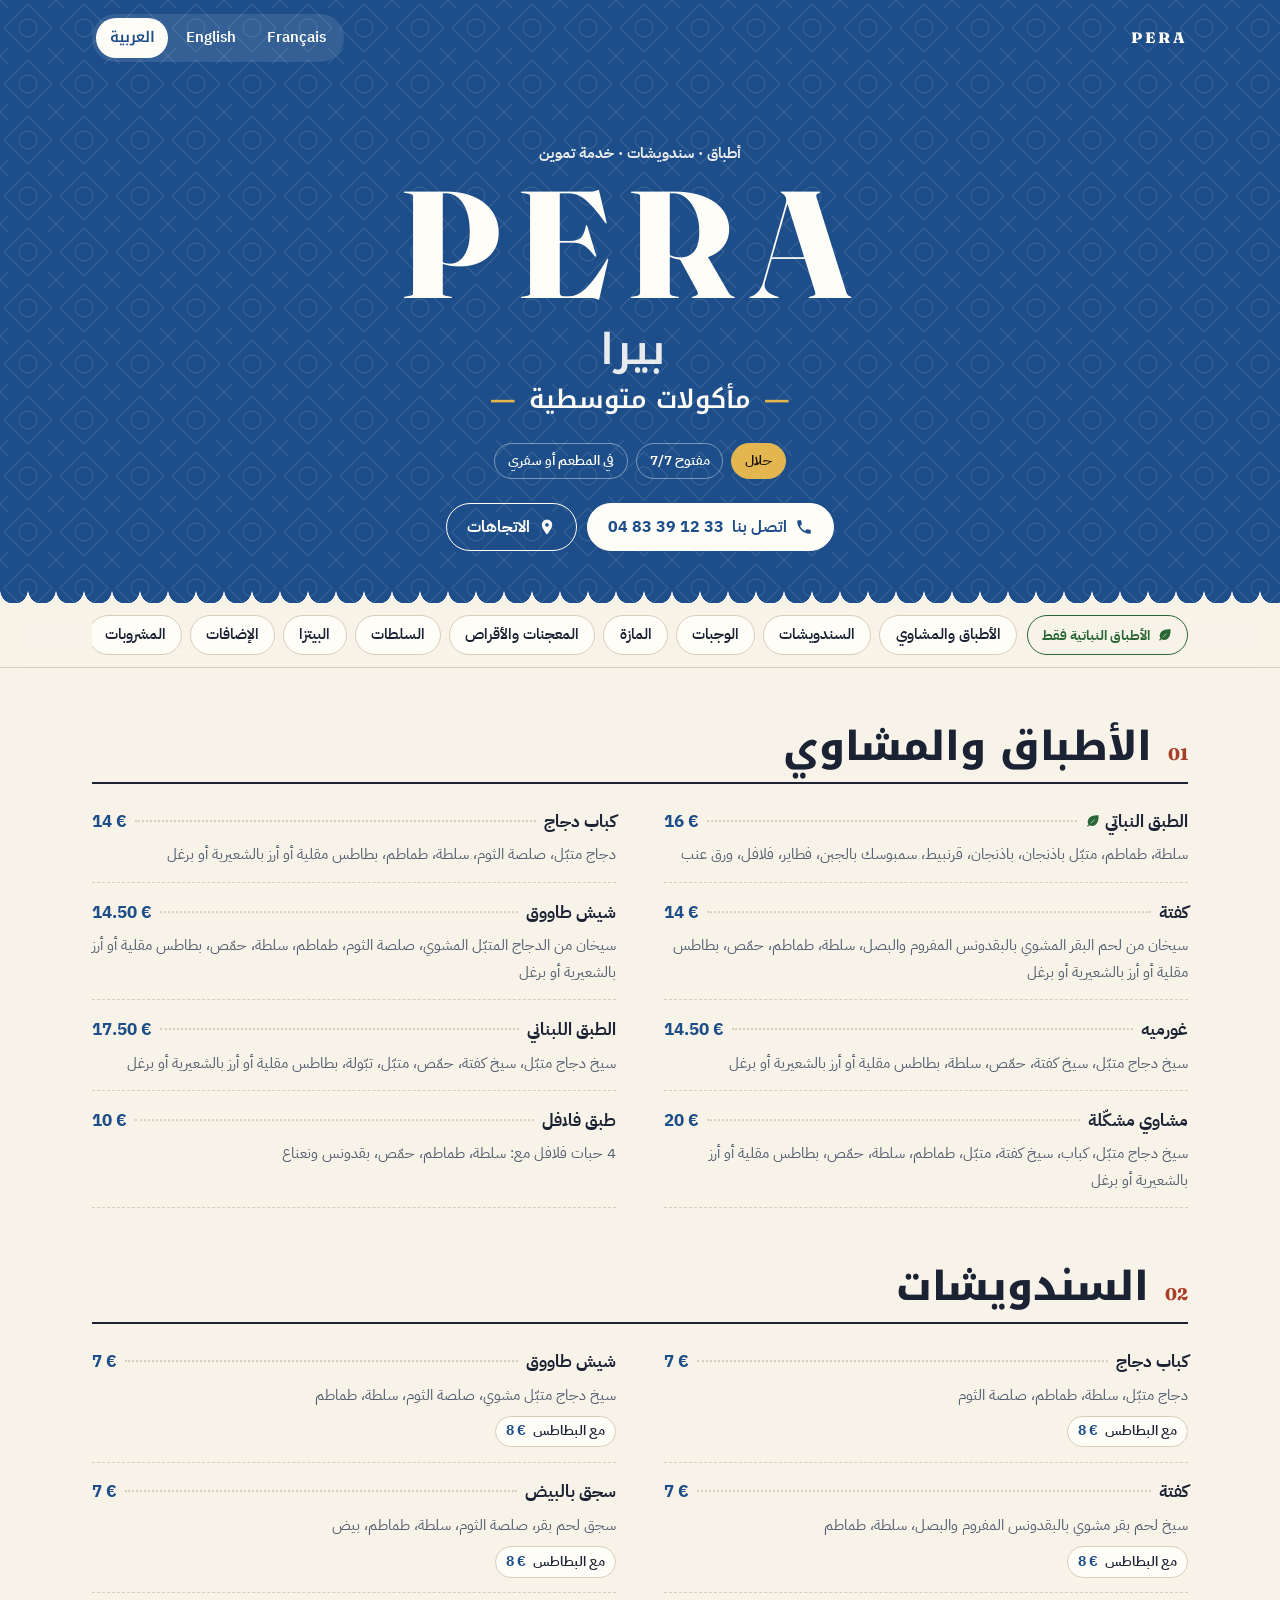
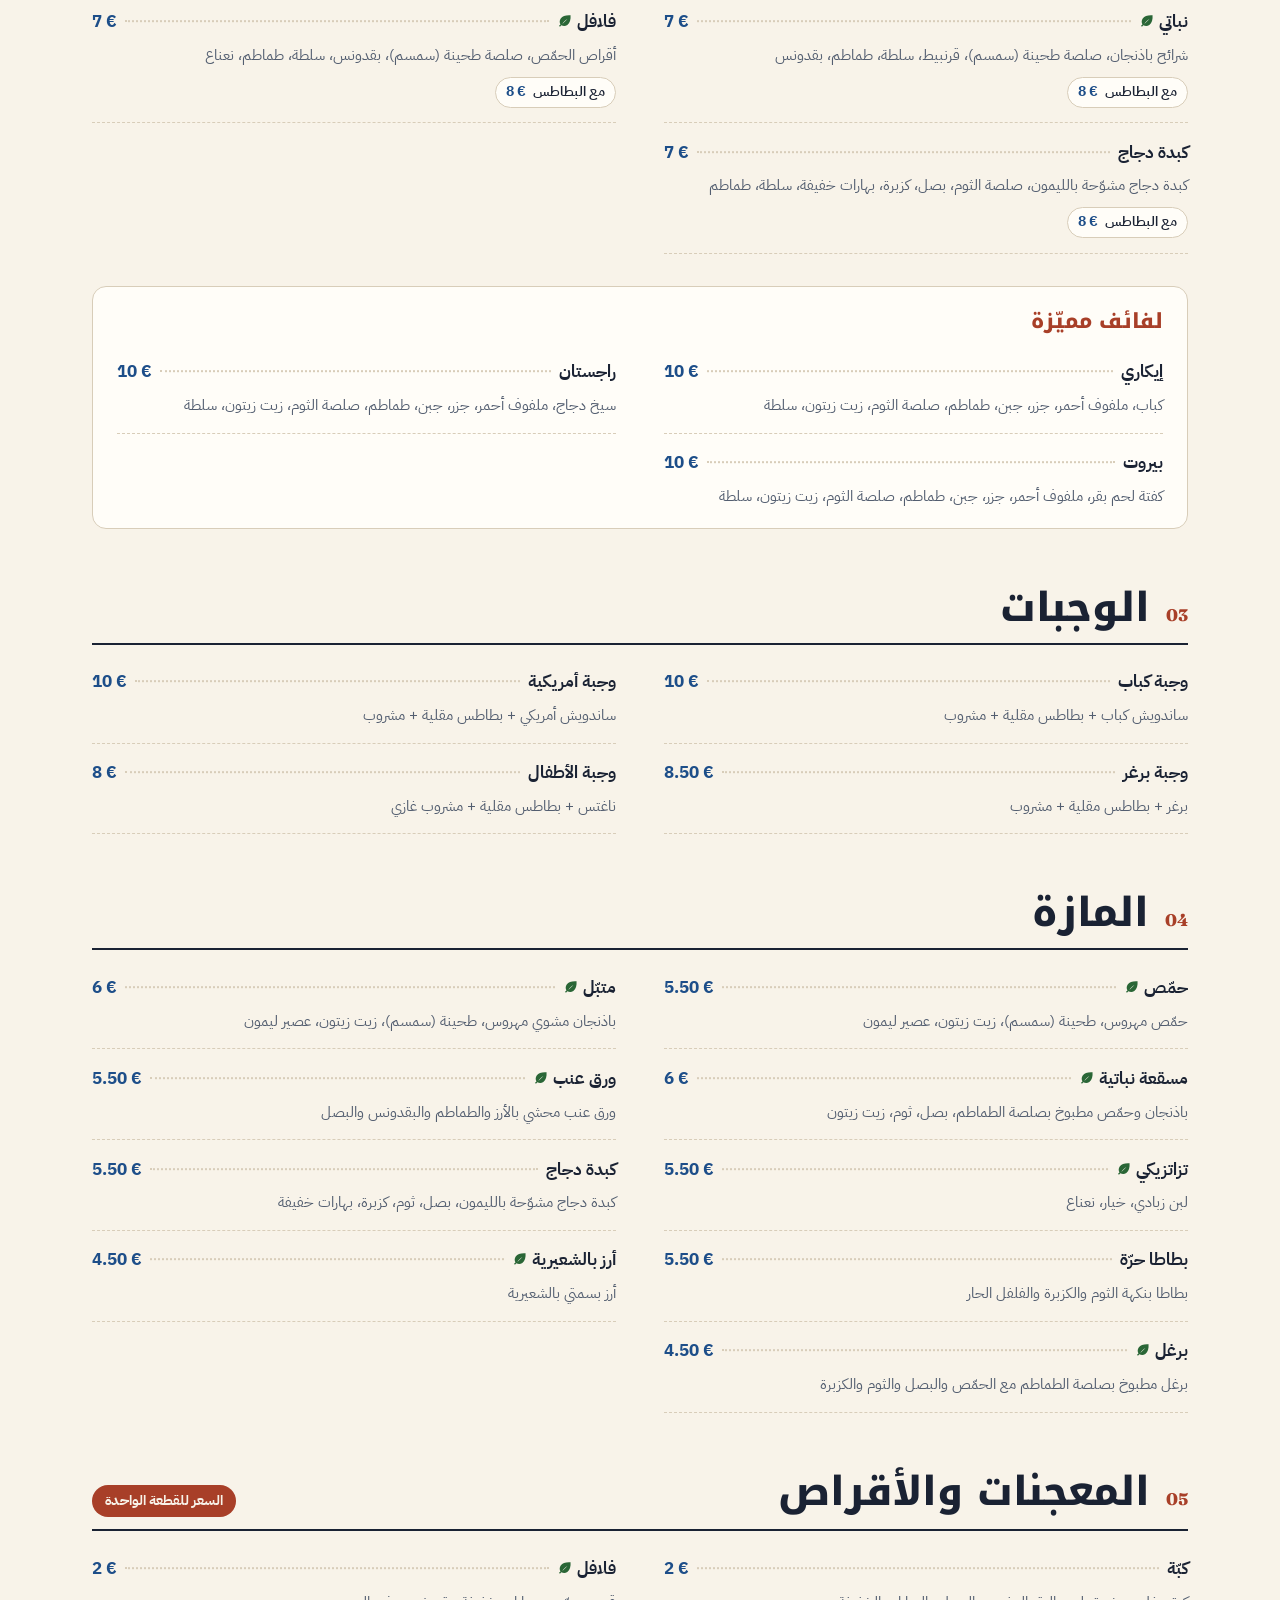
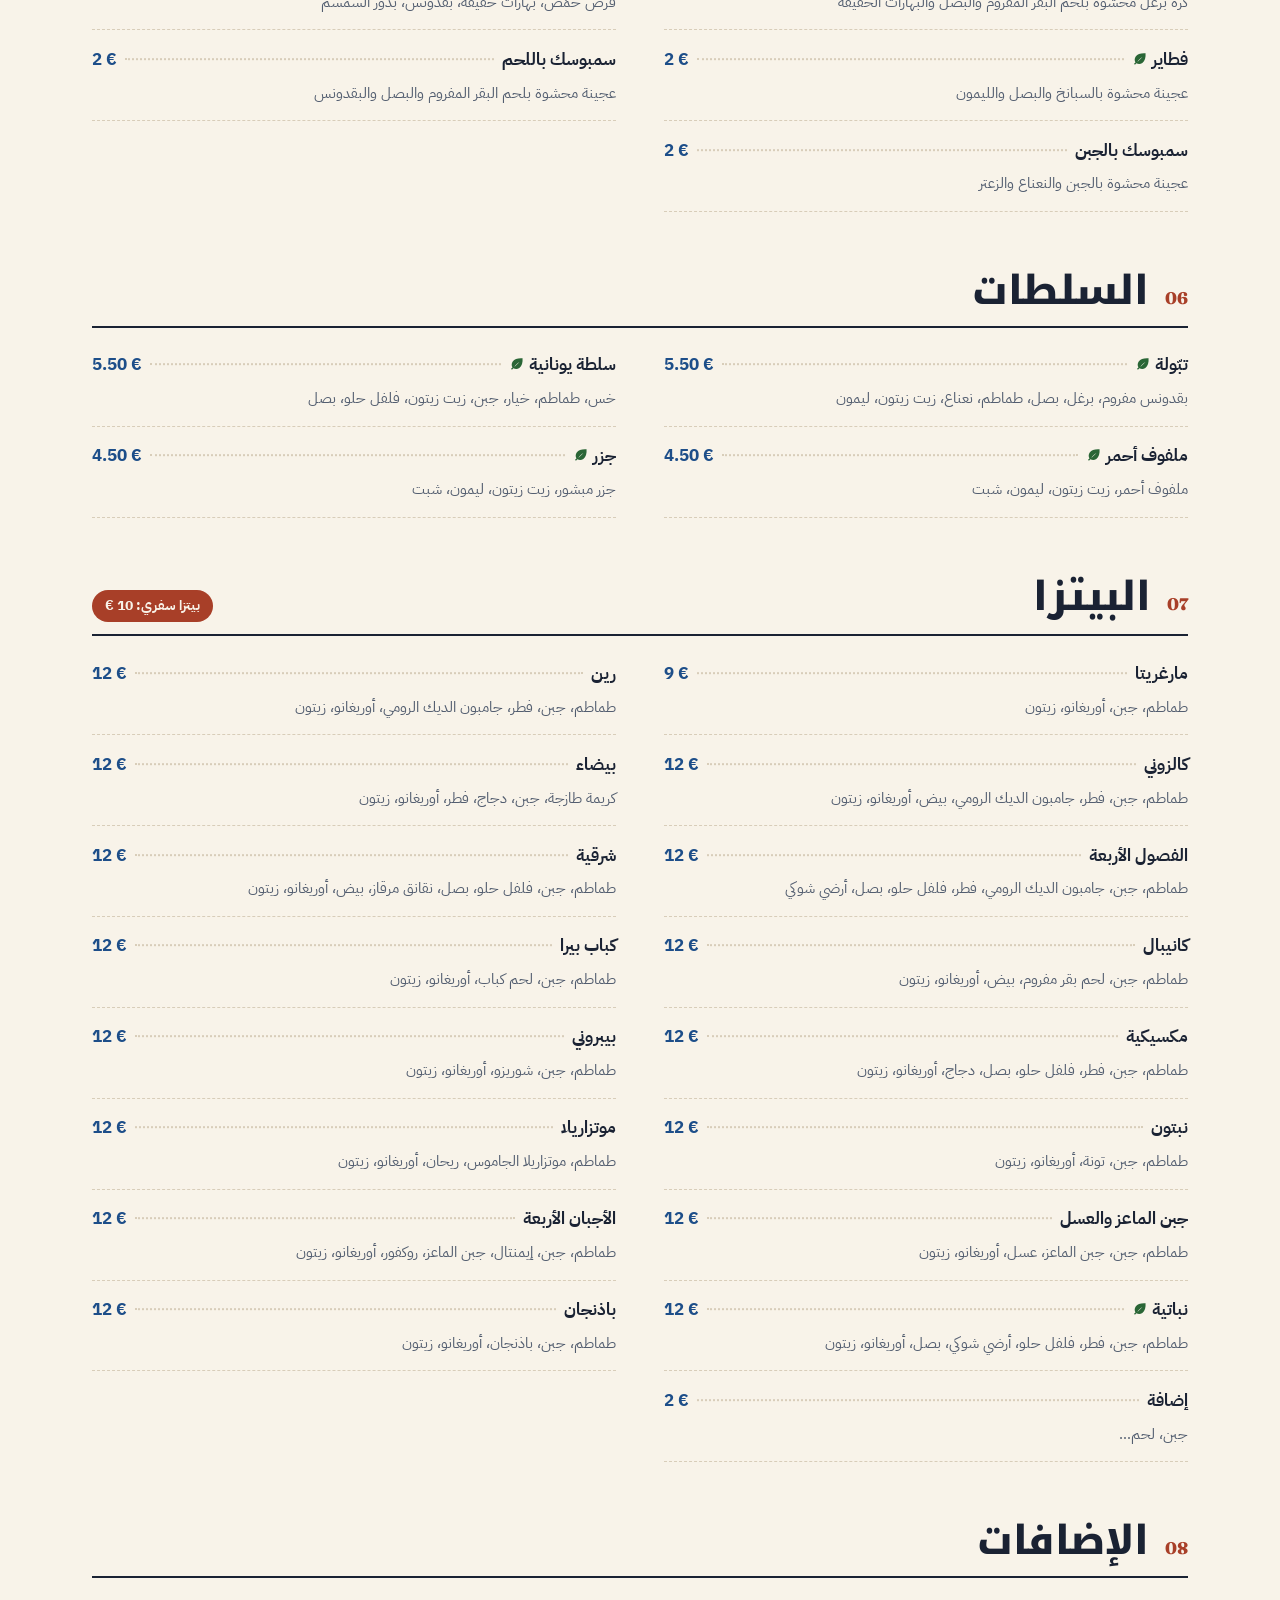
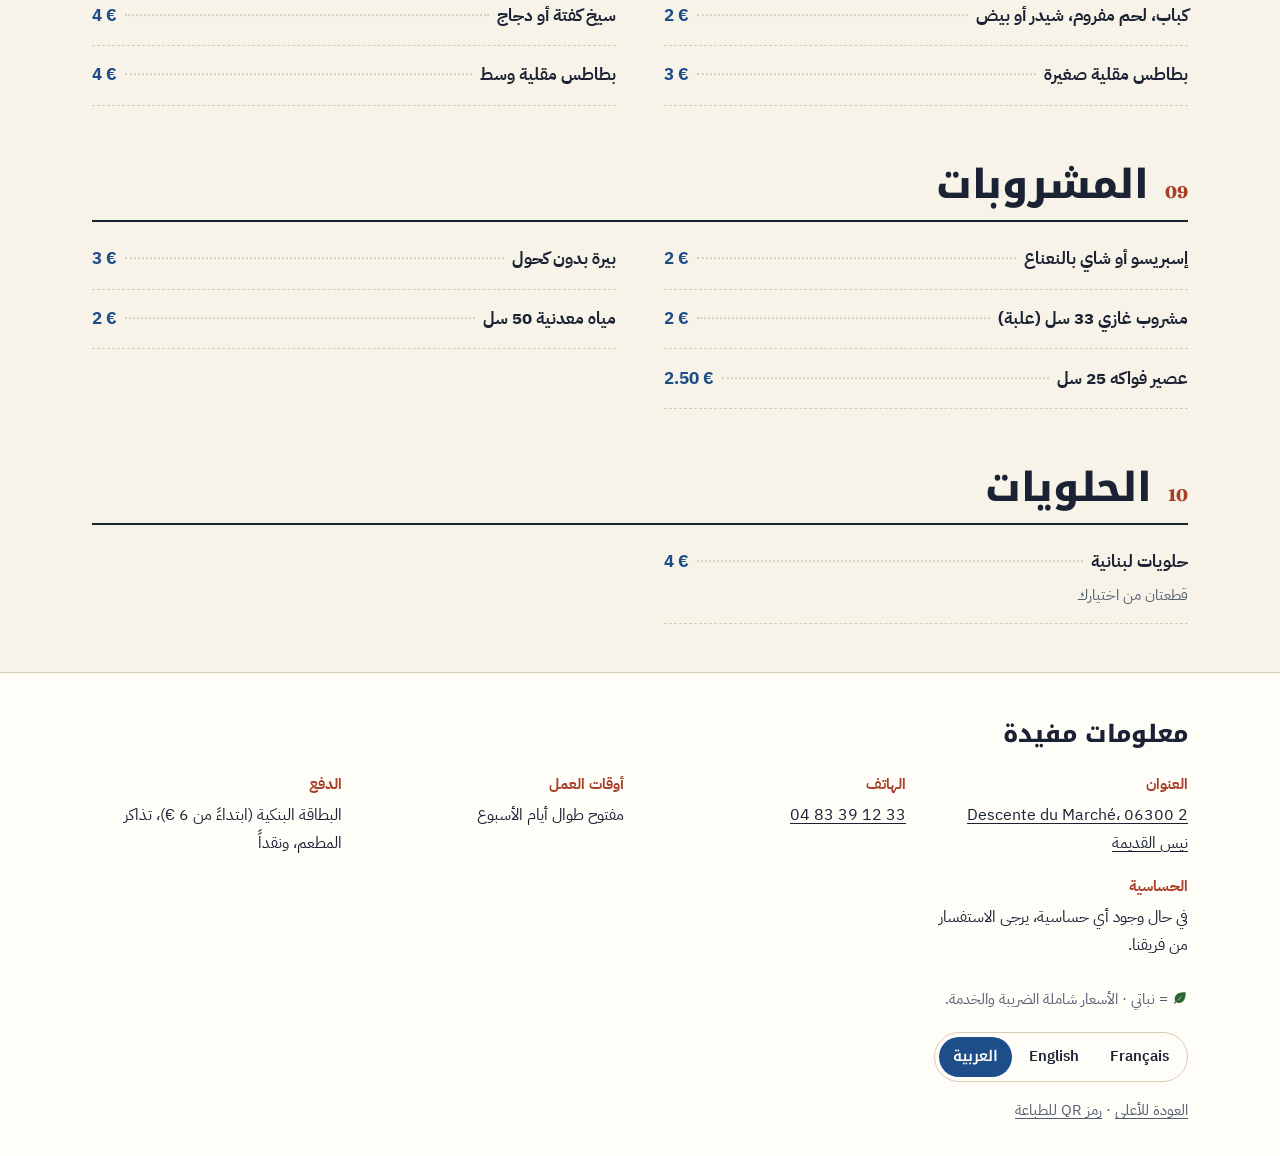
<file: ar/index.html>
<!doctype html>
<html lang="ar" dir="rtl">
<head>
<meta charset="utf-8">
<meta name="viewport" content="width=device-width, initial-scale=1, viewport-fit=cover">
<title>بيرا — القائمة · مأكولات متوسطية، نيس القديمة</title>
<meta name="description" content="قائمة مطعم بيرا: أطباق لبنانية، مشاوي، سندويشات، مازة وبيتزا. حلال، مفتوح طوال الأسبوع، في المطعم أو سفري، نيس القديمة.">
<meta name="theme-color" content="#1d4e89" media="(prefers-color-scheme: light)">
<meta name="theme-color" content="#0f1420" media="(prefers-color-scheme: dark)">
<meta name="color-scheme" content="light dark">
<link rel="canonical" href="https://nassim078.github.io/pera-menu/ar/">
<link rel="alternate" hreflang="fr" href="https://nassim078.github.io/pera-menu/"><link rel="alternate" hreflang="en" href="https://nassim078.github.io/pera-menu/en/"><link rel="alternate" hreflang="ar" href="https://nassim078.github.io/pera-menu/ar/"><link rel="alternate" hreflang="x-default" href="https://nassim078.github.io/pera-menu/">
<meta property="og:title" content="بيرا — القائمة · مأكولات متوسطية، نيس القديمة">
<meta property="og:description" content="قائمة مطعم بيرا: أطباق لبنانية، مشاوي، سندويشات، مازة وبيتزا. حلال، مفتوح طوال الأسبوع، في المطعم أو سفري، نيس القديمة.">
<meta property="og:url" content="https://nassim078.github.io/pera-menu/ar/">
<meta property="og:type" content="restaurant.menu">
<link rel="icon" href="../assets/favicon.svg" type="image/svg+xml">
<link rel="preconnect" href="https://fonts.googleapis.com">
<link rel="preconnect" href="https://fonts.gstatic.com" crossorigin>
<link rel="stylesheet" href="https://fonts.googleapis.com/css2?family=DM+Sans:opsz,wght@9..40,400;9..40,600;9..40,700&family=Fraunces:opsz,wght@9..144,600;9..144,800&family=IBM+Plex+Sans+Arabic:wght@400;600&family=Noto+Kufi+Arabic:wght@600;800&display=swap">
<link rel="stylesheet" href="../assets/style.css">

<script type="application/ld+json">{"@context": "https://schema.org", "@type": "Restaurant", "name": "PERA", "servesCuisine": ["Lebanese", "Mediterranean", "Halal"], "telephone": "+33483391233", "address": {"@type": "PostalAddress", "streetAddress": "2 Descente du Marché", "postalCode": "06300", "addressLocality": "Nice", "addressCountry": "FR"}, "openingHours": "Mo-Su", "hasMenu": "https://nassim078.github.io/pera-menu/ar/", "url": "https://nassim078.github.io/pera-menu/", "priceRange": "€"}</script>
</head>
<body>
<a class="skip" href="#menu">انتقل إلى القائمة</a>
<header class="hero" id="top">
  <div class="hero-bar wrap">
    <span class="mini-brand" aria-hidden="true">PERA</span>
    <nav class="langs" aria-label="اللغة"><ul role="list"><li><a href=".././" lang="fr" hreflang="fr" data-lang="fr">Français</a></li><li><a href="../en/" lang="en" hreflang="en" data-lang="en">English</a></li><li><a href="../ar/" lang="ar" hreflang="ar" data-lang="ar" aria-current="page">العربية</a></li></ul></nav>
  </div>
  <div class="hero-body wrap">
    <p class="kicker">أطباق · سندويشات · خدمة تموين</p>
    <h1 class="brand"><span lang="fr">PERA</span><span class="brand-sub" lang="ar">بيرا</span></h1>
    <p class="tagline">مأكولات متوسطية</p>
    <ul class="badges" role="list">
      <li class="badge badge-halal">حلال</li>
      <li class="badge">مفتوح 7/7</li>
      <li class="badge">في المطعم أو سفري</li>
    </ul>
    <div class="actions">
      <a class="btn btn-primary" href="tel:+33483391233">
        <svg viewBox="0 0 24 24" width="18" height="18" aria-hidden="true" focusable="false"><path fill="currentColor" d="M6.6 10.8a15.1 15.1 0 0 0 6.6 6.6l2.2-2.2c.3-.3.7-.4 1-.2 1.1.4 2.3.6 3.6.6.6 0 1 .4 1 1V20c0 .6-.4 1-1 1A17 17 0 0 1 3 4c0-.6.4-1 1-1h3.5c.6 0 1 .4 1 1 0 1.3.2 2.5.6 3.6.1.3 0 .7-.2 1z"/></svg>
        اتصل بنا <span dir="ltr">04 83 39 12 33</span></a>
      <a class="btn" href="https://www.google.com/maps/search/?api=1&query=PERA+2+Descente+du+March%C3%A9+06300+Nice" rel="noopener">
        <svg viewBox="0 0 24 24" width="18" height="18" aria-hidden="true" focusable="false"><path fill="currentColor" d="M12 2a7 7 0 0 0-7 7c0 5.2 7 13 7 13s7-7.8 7-13a7 7 0 0 0-7-7zm0 9.5a2.5 2.5 0 1 1 0-5 2.5 2.5 0 0 1 0 5z"/></svg>
        الاتجاهات</a>
    </div>
  </div>
</header>

<nav class="cats" aria-label="أقسام القائمة">
  <div class="cats-inner wrap">
    <button type="button" class="veg-toggle" aria-pressed="false" hidden><svg class="leaf" viewBox="0 0 24 24" width="16" height="16" aria-hidden="true" focusable="false"><path fill="currentColor" d="M20.6 3.4c-6.8-.6-12.3 1-15 4.8-2 2.8-2 6.2-.4 8.9L3 19.3l1.4 1.4 2.2-2.2c2.7 1.6 6.1 1.6 8.9-.4 3.8-2.7 5.4-8.2 4.8-15zM8 16.6c1.7-3.3 4.4-6 7.7-7.7-2.6 2.4-5 5.1-7.7 7.7z"/></svg><span>الأطباق النباتية فقط</span></button>
    <ul class="chips" role="list"><li><a href="#assiettes" data-target="assiettes">الأطباق والمشاوي</a></li><li><a href="#sandwiches" data-target="sandwiches">السندويشات</a></li><li><a href="#menus" data-target="menus">الوجبات</a></li><li><a href="#mezzes" data-target="mezzes">المازة</a></li><li><a href="#beignets" data-target="beignets">المعجنات والأقراص</a></li><li><a href="#salades" data-target="salades">السلطات</a></li><li><a href="#pizzas" data-target="pizzas">البيتزا</a></li><li><a href="#supplements" data-target="supplements">الإضافات</a></li><li><a href="#boissons" data-target="boissons">المشروبات</a></li><li><a href="#desserts" data-target="desserts">الحلويات</a></li></ul>
  </div>
</nav>
<p class="sr-only" role="status" aria-live="polite" id="live"></p>

<main id="menu" class="wrap" tabindex="-1">
<section class="cat" id="assiettes" aria-labelledby="h-assiettes" data-filterable="1"><header class="cat-head"><span class="cat-num" aria-hidden="true">01</span><h2 id="h-assiettes">الأطباق والمشاوي</h2></header><ul class="dishes" role="list"><li class="dish" data-veg="1"><div class="dish-head"><h3 class="dish-name">الطبق النباتي <span class="veg" title="نباتي"><svg class="leaf" viewBox="0 0 24 24" width="16" height="16" aria-hidden="true" focusable="false"><path fill="currentColor" d="M20.6 3.4c-6.8-.6-12.3 1-15 4.8-2 2.8-2 6.2-.4 8.9L3 19.3l1.4 1.4 2.2-2.2c2.7 1.6 6.1 1.6 8.9-.4 3.8-2.7 5.4-8.2 4.8-15zM8 16.6c1.7-3.3 4.4-6 7.7-7.7-2.6 2.4-5 5.1-7.7 7.7z"/></svg><span class="sr-only">(نباتي)</span></span></h3><span class="leader" aria-hidden="true"></span><p class="dish-cost"><span class="dish-price" dir="ltr">16 €</span></p></div><p class="dish-desc">سلطة، طماطم، متبّل باذنجان، باذنجان، قرنبيط، سمبوسك بالجبن، فطاير، فلافل، ورق عنب</p></li><li class="dish" data-veg="0"><div class="dish-head"><h3 class="dish-name">كباب دجاج</h3><span class="leader" aria-hidden="true"></span><p class="dish-cost"><span class="dish-price" dir="ltr">14 €</span></p></div><p class="dish-desc">دجاج متبّل، صلصة الثوم، سلطة، طماطم، بطاطس مقلية أو أرز بالشعيرية أو برغل</p></li><li class="dish" data-veg="0"><div class="dish-head"><h3 class="dish-name">كفتة</h3><span class="leader" aria-hidden="true"></span><p class="dish-cost"><span class="dish-price" dir="ltr">14 €</span></p></div><p class="dish-desc">سيخان من لحم البقر المشوي بالبقدونس المفروم والبصل، سلطة، طماطم، حمّص، بطاطس مقلية أو أرز بالشعيرية أو برغل</p></li><li class="dish" data-veg="0"><div class="dish-head"><h3 class="dish-name">شيش طاووق</h3><span class="leader" aria-hidden="true"></span><p class="dish-cost"><span class="dish-price" dir="ltr">14.50 €</span></p></div><p class="dish-desc">سيخان من الدجاج المتبّل المشوي، صلصة الثوم، طماطم، سلطة، حمّص، بطاطس مقلية أو أرز بالشعيرية أو برغل</p></li><li class="dish" data-veg="0"><div class="dish-head"><h3 class="dish-name">غورميه</h3><span class="leader" aria-hidden="true"></span><p class="dish-cost"><span class="dish-price" dir="ltr">14.50 €</span></p></div><p class="dish-desc">سيخ دجاج متبّل، سيخ كفتة، حمّص، سلطة، بطاطس مقلية أو أرز بالشعيرية أو برغل</p></li><li class="dish" data-veg="0"><div class="dish-head"><h3 class="dish-name">الطبق اللبناني</h3><span class="leader" aria-hidden="true"></span><p class="dish-cost"><span class="dish-price" dir="ltr">17.50 €</span></p></div><p class="dish-desc">سيخ دجاج متبّل، سيخ كفتة، حمّص، متبّل، تبّولة، بطاطس مقلية أو أرز بالشعيرية أو برغل</p></li><li class="dish" data-veg="0"><div class="dish-head"><h3 class="dish-name">مشاوي مشكّلة</h3><span class="leader" aria-hidden="true"></span><p class="dish-cost"><span class="dish-price" dir="ltr">20 €</span></p></div><p class="dish-desc">سيخ دجاج متبّل، كباب، سيخ كفتة، متبّل، طماطم، سلطة، حمّص، بطاطس مقلية أو أرز بالشعيرية أو برغل</p></li><li class="dish" data-veg="0"><div class="dish-head"><h3 class="dish-name">طبق فلافل</h3><span class="leader" aria-hidden="true"></span><p class="dish-cost"><span class="dish-price" dir="ltr">10 €</span></p></div><p class="dish-desc">4 حبات فلافل مع: سلطة، طماطم، حمّص، بقدونس ونعناع</p></li></ul></section><section class="cat" id="sandwiches" aria-labelledby="h-sandwiches" data-filterable="1"><header class="cat-head"><span class="cat-num" aria-hidden="true">02</span><h2 id="h-sandwiches">السندويشات</h2></header><ul class="dishes" role="list"><li class="dish" data-veg="0"><div class="dish-head"><h3 class="dish-name">كباب دجاج</h3><span class="leader" aria-hidden="true"></span><p class="dish-cost"><span class="dish-price" dir="ltr">7 €</span><span class="sr-only"> (بدون بطاطس)</span></p></div><p class="dish-desc">دجاج متبّل، سلطة، طماطم، صلصة الثوم</p><p class="dish-alt"><span>مع البطاطس</span> <span class="alt-price" dir="ltr">8 €</span></p></li><li class="dish" data-veg="0"><div class="dish-head"><h3 class="dish-name">شيش طاووق</h3><span class="leader" aria-hidden="true"></span><p class="dish-cost"><span class="dish-price" dir="ltr">7 €</span><span class="sr-only"> (بدون بطاطس)</span></p></div><p class="dish-desc">سيخ دجاج متبّل مشوي، صلصة الثوم، سلطة، طماطم</p><p class="dish-alt"><span>مع البطاطس</span> <span class="alt-price" dir="ltr">8 €</span></p></li><li class="dish" data-veg="0"><div class="dish-head"><h3 class="dish-name">كفتة</h3><span class="leader" aria-hidden="true"></span><p class="dish-cost"><span class="dish-price" dir="ltr">7 €</span><span class="sr-only"> (بدون بطاطس)</span></p></div><p class="dish-desc">سيخ لحم بقر مشوي بالبقدونس المفروم والبصل، سلطة، طماطم</p><p class="dish-alt"><span>مع البطاطس</span> <span class="alt-price" dir="ltr">8 €</span></p></li><li class="dish" data-veg="0"><div class="dish-head"><h3 class="dish-name">سجق بالبيض</h3><span class="leader" aria-hidden="true"></span><p class="dish-cost"><span class="dish-price" dir="ltr">7 €</span><span class="sr-only"> (بدون بطاطس)</span></p></div><p class="dish-desc">سجق لحم بقر، صلصة الثوم، سلطة، طماطم، بيض</p><p class="dish-alt"><span>مع البطاطس</span> <span class="alt-price" dir="ltr">8 €</span></p></li><li class="dish" data-veg="1"><div class="dish-head"><h3 class="dish-name">نباتي <span class="veg" title="نباتي"><svg class="leaf" viewBox="0 0 24 24" width="16" height="16" aria-hidden="true" focusable="false"><path fill="currentColor" d="M20.6 3.4c-6.8-.6-12.3 1-15 4.8-2 2.8-2 6.2-.4 8.9L3 19.3l1.4 1.4 2.2-2.2c2.7 1.6 6.1 1.6 8.9-.4 3.8-2.7 5.4-8.2 4.8-15zM8 16.6c1.7-3.3 4.4-6 7.7-7.7-2.6 2.4-5 5.1-7.7 7.7z"/></svg><span class="sr-only">(نباتي)</span></span></h3><span class="leader" aria-hidden="true"></span><p class="dish-cost"><span class="dish-price" dir="ltr">7 €</span><span class="sr-only"> (بدون بطاطس)</span></p></div><p class="dish-desc">شرائح باذنجان، صلصة طحينة (سمسم)، قرنبيط، سلطة، طماطم، بقدونس</p><p class="dish-alt"><span>مع البطاطس</span> <span class="alt-price" dir="ltr">8 €</span></p></li><li class="dish" data-veg="1"><div class="dish-head"><h3 class="dish-name">فلافل <span class="veg" title="نباتي"><svg class="leaf" viewBox="0 0 24 24" width="16" height="16" aria-hidden="true" focusable="false"><path fill="currentColor" d="M20.6 3.4c-6.8-.6-12.3 1-15 4.8-2 2.8-2 6.2-.4 8.9L3 19.3l1.4 1.4 2.2-2.2c2.7 1.6 6.1 1.6 8.9-.4 3.8-2.7 5.4-8.2 4.8-15zM8 16.6c1.7-3.3 4.4-6 7.7-7.7-2.6 2.4-5 5.1-7.7 7.7z"/></svg><span class="sr-only">(نباتي)</span></span></h3><span class="leader" aria-hidden="true"></span><p class="dish-cost"><span class="dish-price" dir="ltr">7 €</span><span class="sr-only"> (بدون بطاطس)</span></p></div><p class="dish-desc">أقراص الحمّص، صلصة طحينة (سمسم)، بقدونس، سلطة، طماطم، نعناع</p><p class="dish-alt"><span>مع البطاطس</span> <span class="alt-price" dir="ltr">8 €</span></p></li><li class="dish" data-veg="0"><div class="dish-head"><h3 class="dish-name">كبدة دجاج</h3><span class="leader" aria-hidden="true"></span><p class="dish-cost"><span class="dish-price" dir="ltr">7 €</span><span class="sr-only"> (بدون بطاطس)</span></p></div><p class="dish-desc">كبدة دجاج مشوّحة بالليمون، صلصة الثوم، بصل، كزبرة، بهارات خفيفة، سلطة، طماطم</p><p class="dish-alt"><span>مع البطاطس</span> <span class="alt-price" dir="ltr">8 €</span></p></li></ul><div class="subgroup"><h3 class="sub-title">لفائف مميّزة</h3><ul class="dishes" role="list"><li class="dish" data-veg="0"><div class="dish-head"><h4 class="dish-name">إيكاري</h4><span class="leader" aria-hidden="true"></span><p class="dish-cost"><span class="dish-price" dir="ltr">10 €</span></p></div><p class="dish-desc">كباب، ملفوف أحمر، جزر، جبن، طماطم، صلصة الثوم، زيت زيتون، سلطة</p></li><li class="dish" data-veg="0"><div class="dish-head"><h4 class="dish-name">راجستان</h4><span class="leader" aria-hidden="true"></span><p class="dish-cost"><span class="dish-price" dir="ltr">10 €</span></p></div><p class="dish-desc">سيخ دجاج، ملفوف أحمر، جزر، جبن، طماطم، صلصة الثوم، زيت زيتون، سلطة</p></li><li class="dish" data-veg="0"><div class="dish-head"><h4 class="dish-name">بيروت</h4><span class="leader" aria-hidden="true"></span><p class="dish-cost"><span class="dish-price" dir="ltr">10 €</span></p></div><p class="dish-desc">كفتة لحم بقر، ملفوف أحمر، جزر، جبن، طماطم، صلصة الثوم، زيت زيتون، سلطة</p></li></ul></div></section><section class="cat" id="menus" aria-labelledby="h-menus" data-filterable="1"><header class="cat-head"><span class="cat-num" aria-hidden="true">03</span><h2 id="h-menus">الوجبات</h2></header><ul class="dishes" role="list"><li class="dish" data-veg="0"><div class="dish-head"><h3 class="dish-name">وجبة كباب</h3><span class="leader" aria-hidden="true"></span><p class="dish-cost"><span class="dish-price" dir="ltr">10 €</span></p></div><p class="dish-desc">ساندويش كباب + بطاطس مقلية + مشروب</p></li><li class="dish" data-veg="0"><div class="dish-head"><h3 class="dish-name">وجبة أمريكية</h3><span class="leader" aria-hidden="true"></span><p class="dish-cost"><span class="dish-price" dir="ltr">10 €</span></p></div><p class="dish-desc">ساندويش أمريكي + بطاطس مقلية + مشروب</p></li><li class="dish" data-veg="0"><div class="dish-head"><h3 class="dish-name">وجبة برغر</h3><span class="leader" aria-hidden="true"></span><p class="dish-cost"><span class="dish-price" dir="ltr">8.50 €</span></p></div><p class="dish-desc">برغر + بطاطس مقلية + مشروب</p></li><li class="dish" data-veg="0"><div class="dish-head"><h3 class="dish-name">وجبة الأطفال</h3><span class="leader" aria-hidden="true"></span><p class="dish-cost"><span class="dish-price" dir="ltr">8 €</span></p></div><p class="dish-desc">ناغتس + بطاطس مقلية + مشروب غازي</p></li></ul></section><section class="cat" id="mezzes" aria-labelledby="h-mezzes" data-filterable="1"><header class="cat-head"><span class="cat-num" aria-hidden="true">04</span><h2 id="h-mezzes">المازة</h2></header><ul class="dishes" role="list"><li class="dish" data-veg="1"><div class="dish-head"><h3 class="dish-name">حمّص <span class="veg" title="نباتي"><svg class="leaf" viewBox="0 0 24 24" width="16" height="16" aria-hidden="true" focusable="false"><path fill="currentColor" d="M20.6 3.4c-6.8-.6-12.3 1-15 4.8-2 2.8-2 6.2-.4 8.9L3 19.3l1.4 1.4 2.2-2.2c2.7 1.6 6.1 1.6 8.9-.4 3.8-2.7 5.4-8.2 4.8-15zM8 16.6c1.7-3.3 4.4-6 7.7-7.7-2.6 2.4-5 5.1-7.7 7.7z"/></svg><span class="sr-only">(نباتي)</span></span></h3><span class="leader" aria-hidden="true"></span><p class="dish-cost"><span class="dish-price" dir="ltr">5.50 €</span></p></div><p class="dish-desc">حمّص مهروس، طحينة (سمسم)، زيت زيتون، عصير ليمون</p></li><li class="dish" data-veg="1"><div class="dish-head"><h3 class="dish-name">متبّل <span class="veg" title="نباتي"><svg class="leaf" viewBox="0 0 24 24" width="16" height="16" aria-hidden="true" focusable="false"><path fill="currentColor" d="M20.6 3.4c-6.8-.6-12.3 1-15 4.8-2 2.8-2 6.2-.4 8.9L3 19.3l1.4 1.4 2.2-2.2c2.7 1.6 6.1 1.6 8.9-.4 3.8-2.7 5.4-8.2 4.8-15zM8 16.6c1.7-3.3 4.4-6 7.7-7.7-2.6 2.4-5 5.1-7.7 7.7z"/></svg><span class="sr-only">(نباتي)</span></span></h3><span class="leader" aria-hidden="true"></span><p class="dish-cost"><span class="dish-price" dir="ltr">6 €</span></p></div><p class="dish-desc">باذنجان مشوي مهروس، طحينة (سمسم)، زيت زيتون، عصير ليمون</p></li><li class="dish" data-veg="1"><div class="dish-head"><h3 class="dish-name">مسقعة نباتية <span class="veg" title="نباتي"><svg class="leaf" viewBox="0 0 24 24" width="16" height="16" aria-hidden="true" focusable="false"><path fill="currentColor" d="M20.6 3.4c-6.8-.6-12.3 1-15 4.8-2 2.8-2 6.2-.4 8.9L3 19.3l1.4 1.4 2.2-2.2c2.7 1.6 6.1 1.6 8.9-.4 3.8-2.7 5.4-8.2 4.8-15zM8 16.6c1.7-3.3 4.4-6 7.7-7.7-2.6 2.4-5 5.1-7.7 7.7z"/></svg><span class="sr-only">(نباتي)</span></span></h3><span class="leader" aria-hidden="true"></span><p class="dish-cost"><span class="dish-price" dir="ltr">6 €</span></p></div><p class="dish-desc">باذنجان وحمّص مطبوخ بصلصة الطماطم، بصل، ثوم، زيت زيتون</p></li><li class="dish" data-veg="1"><div class="dish-head"><h3 class="dish-name">ورق عنب <span class="veg" title="نباتي"><svg class="leaf" viewBox="0 0 24 24" width="16" height="16" aria-hidden="true" focusable="false"><path fill="currentColor" d="M20.6 3.4c-6.8-.6-12.3 1-15 4.8-2 2.8-2 6.2-.4 8.9L3 19.3l1.4 1.4 2.2-2.2c2.7 1.6 6.1 1.6 8.9-.4 3.8-2.7 5.4-8.2 4.8-15zM8 16.6c1.7-3.3 4.4-6 7.7-7.7-2.6 2.4-5 5.1-7.7 7.7z"/></svg><span class="sr-only">(نباتي)</span></span></h3><span class="leader" aria-hidden="true"></span><p class="dish-cost"><span class="dish-price" dir="ltr">5.50 €</span></p></div><p class="dish-desc">ورق عنب محشي بالأرز والطماطم والبقدونس والبصل</p></li><li class="dish" data-veg="1"><div class="dish-head"><h3 class="dish-name">تزاتزيكي <span class="veg" title="نباتي"><svg class="leaf" viewBox="0 0 24 24" width="16" height="16" aria-hidden="true" focusable="false"><path fill="currentColor" d="M20.6 3.4c-6.8-.6-12.3 1-15 4.8-2 2.8-2 6.2-.4 8.9L3 19.3l1.4 1.4 2.2-2.2c2.7 1.6 6.1 1.6 8.9-.4 3.8-2.7 5.4-8.2 4.8-15zM8 16.6c1.7-3.3 4.4-6 7.7-7.7-2.6 2.4-5 5.1-7.7 7.7z"/></svg><span class="sr-only">(نباتي)</span></span></h3><span class="leader" aria-hidden="true"></span><p class="dish-cost"><span class="dish-price" dir="ltr">5.50 €</span></p></div><p class="dish-desc">لبن زبادي، خيار، نعناع</p></li><li class="dish" data-veg="0"><div class="dish-head"><h3 class="dish-name">كبدة دجاج</h3><span class="leader" aria-hidden="true"></span><p class="dish-cost"><span class="dish-price" dir="ltr">5.50 €</span></p></div><p class="dish-desc">كبدة دجاج مشوّحة بالليمون، بصل، ثوم، كزبرة، بهارات خفيفة</p></li><li class="dish" data-veg="0"><div class="dish-head"><h3 class="dish-name">بطاطا حرّة</h3><span class="leader" aria-hidden="true"></span><p class="dish-cost"><span class="dish-price" dir="ltr">5.50 €</span></p></div><p class="dish-desc">بطاطا بنكهة الثوم والكزبرة والفلفل الحار</p></li><li class="dish" data-veg="1"><div class="dish-head"><h3 class="dish-name">أرز بالشعيرية <span class="veg" title="نباتي"><svg class="leaf" viewBox="0 0 24 24" width="16" height="16" aria-hidden="true" focusable="false"><path fill="currentColor" d="M20.6 3.4c-6.8-.6-12.3 1-15 4.8-2 2.8-2 6.2-.4 8.9L3 19.3l1.4 1.4 2.2-2.2c2.7 1.6 6.1 1.6 8.9-.4 3.8-2.7 5.4-8.2 4.8-15zM8 16.6c1.7-3.3 4.4-6 7.7-7.7-2.6 2.4-5 5.1-7.7 7.7z"/></svg><span class="sr-only">(نباتي)</span></span></h3><span class="leader" aria-hidden="true"></span><p class="dish-cost"><span class="dish-price" dir="ltr">4.50 €</span></p></div><p class="dish-desc">أرز بسمتي بالشعيرية</p></li><li class="dish" data-veg="1"><div class="dish-head"><h3 class="dish-name">برغل <span class="veg" title="نباتي"><svg class="leaf" viewBox="0 0 24 24" width="16" height="16" aria-hidden="true" focusable="false"><path fill="currentColor" d="M20.6 3.4c-6.8-.6-12.3 1-15 4.8-2 2.8-2 6.2-.4 8.9L3 19.3l1.4 1.4 2.2-2.2c2.7 1.6 6.1 1.6 8.9-.4 3.8-2.7 5.4-8.2 4.8-15zM8 16.6c1.7-3.3 4.4-6 7.7-7.7-2.6 2.4-5 5.1-7.7 7.7z"/></svg><span class="sr-only">(نباتي)</span></span></h3><span class="leader" aria-hidden="true"></span><p class="dish-cost"><span class="dish-price" dir="ltr">4.50 €</span></p></div><p class="dish-desc">برغل مطبوخ بصلصة الطماطم مع الحمّص والبصل والثوم والكزبرة</p></li></ul></section><section class="cat" id="beignets" aria-labelledby="h-beignets" data-filterable="1"><header class="cat-head"><span class="cat-num" aria-hidden="true">05</span><h2 id="h-beignets">المعجنات والأقراص</h2><p class="cat-note">السعر للقطعة الواحدة</p></header><ul class="dishes" role="list"><li class="dish" data-veg="0"><div class="dish-head"><h3 class="dish-name">كبّة</h3><span class="leader" aria-hidden="true"></span><p class="dish-cost"><span class="dish-price" dir="ltr">2 €</span></p></div><p class="dish-desc">كرة برغل محشوة بلحم البقر المفروم والبصل والبهارات الخفيفة</p></li><li class="dish" data-veg="1"><div class="dish-head"><h3 class="dish-name">فلافل <span class="veg" title="نباتي"><svg class="leaf" viewBox="0 0 24 24" width="16" height="16" aria-hidden="true" focusable="false"><path fill="currentColor" d="M20.6 3.4c-6.8-.6-12.3 1-15 4.8-2 2.8-2 6.2-.4 8.9L3 19.3l1.4 1.4 2.2-2.2c2.7 1.6 6.1 1.6 8.9-.4 3.8-2.7 5.4-8.2 4.8-15zM8 16.6c1.7-3.3 4.4-6 7.7-7.7-2.6 2.4-5 5.1-7.7 7.7z"/></svg><span class="sr-only">(نباتي)</span></span></h3><span class="leader" aria-hidden="true"></span><p class="dish-cost"><span class="dish-price" dir="ltr">2 €</span></p></div><p class="dish-desc">قرص حمّص، بهارات خفيفة، بقدونس، بذور السمسم</p></li><li class="dish" data-veg="1"><div class="dish-head"><h3 class="dish-name">فطاير <span class="veg" title="نباتي"><svg class="leaf" viewBox="0 0 24 24" width="16" height="16" aria-hidden="true" focusable="false"><path fill="currentColor" d="M20.6 3.4c-6.8-.6-12.3 1-15 4.8-2 2.8-2 6.2-.4 8.9L3 19.3l1.4 1.4 2.2-2.2c2.7 1.6 6.1 1.6 8.9-.4 3.8-2.7 5.4-8.2 4.8-15zM8 16.6c1.7-3.3 4.4-6 7.7-7.7-2.6 2.4-5 5.1-7.7 7.7z"/></svg><span class="sr-only">(نباتي)</span></span></h3><span class="leader" aria-hidden="true"></span><p class="dish-cost"><span class="dish-price" dir="ltr">2 €</span></p></div><p class="dish-desc">عجينة محشوة بالسبانخ والبصل والليمون</p></li><li class="dish" data-veg="0"><div class="dish-head"><h3 class="dish-name">سمبوسك باللحم</h3><span class="leader" aria-hidden="true"></span><p class="dish-cost"><span class="dish-price" dir="ltr">2 €</span></p></div><p class="dish-desc">عجينة محشوة بلحم البقر المفروم والبصل والبقدونس</p></li><li class="dish" data-veg="0"><div class="dish-head"><h3 class="dish-name">سمبوسك بالجبن</h3><span class="leader" aria-hidden="true"></span><p class="dish-cost"><span class="dish-price" dir="ltr">2 €</span></p></div><p class="dish-desc">عجينة محشوة بالجبن والنعناع والزعتر</p></li></ul></section><section class="cat" id="salades" aria-labelledby="h-salades" data-filterable="1"><header class="cat-head"><span class="cat-num" aria-hidden="true">06</span><h2 id="h-salades">السلطات</h2></header><ul class="dishes" role="list"><li class="dish" data-veg="1"><div class="dish-head"><h3 class="dish-name">تبّولة <span class="veg" title="نباتي"><svg class="leaf" viewBox="0 0 24 24" width="16" height="16" aria-hidden="true" focusable="false"><path fill="currentColor" d="M20.6 3.4c-6.8-.6-12.3 1-15 4.8-2 2.8-2 6.2-.4 8.9L3 19.3l1.4 1.4 2.2-2.2c2.7 1.6 6.1 1.6 8.9-.4 3.8-2.7 5.4-8.2 4.8-15zM8 16.6c1.7-3.3 4.4-6 7.7-7.7-2.6 2.4-5 5.1-7.7 7.7z"/></svg><span class="sr-only">(نباتي)</span></span></h3><span class="leader" aria-hidden="true"></span><p class="dish-cost"><span class="dish-price" dir="ltr">5.50 €</span></p></div><p class="dish-desc">بقدونس مفروم، برغل، بصل، طماطم، نعناع، زيت زيتون، ليمون</p></li><li class="dish" data-veg="1"><div class="dish-head"><h3 class="dish-name">سلطة يونانية <span class="veg" title="نباتي"><svg class="leaf" viewBox="0 0 24 24" width="16" height="16" aria-hidden="true" focusable="false"><path fill="currentColor" d="M20.6 3.4c-6.8-.6-12.3 1-15 4.8-2 2.8-2 6.2-.4 8.9L3 19.3l1.4 1.4 2.2-2.2c2.7 1.6 6.1 1.6 8.9-.4 3.8-2.7 5.4-8.2 4.8-15zM8 16.6c1.7-3.3 4.4-6 7.7-7.7-2.6 2.4-5 5.1-7.7 7.7z"/></svg><span class="sr-only">(نباتي)</span></span></h3><span class="leader" aria-hidden="true"></span><p class="dish-cost"><span class="dish-price" dir="ltr">5.50 €</span></p></div><p class="dish-desc">خس، طماطم، خيار، جبن، زيت زيتون، فلفل حلو، بصل</p></li><li class="dish" data-veg="1"><div class="dish-head"><h3 class="dish-name">ملفوف أحمر <span class="veg" title="نباتي"><svg class="leaf" viewBox="0 0 24 24" width="16" height="16" aria-hidden="true" focusable="false"><path fill="currentColor" d="M20.6 3.4c-6.8-.6-12.3 1-15 4.8-2 2.8-2 6.2-.4 8.9L3 19.3l1.4 1.4 2.2-2.2c2.7 1.6 6.1 1.6 8.9-.4 3.8-2.7 5.4-8.2 4.8-15zM8 16.6c1.7-3.3 4.4-6 7.7-7.7-2.6 2.4-5 5.1-7.7 7.7z"/></svg><span class="sr-only">(نباتي)</span></span></h3><span class="leader" aria-hidden="true"></span><p class="dish-cost"><span class="dish-price" dir="ltr">4.50 €</span></p></div><p class="dish-desc">ملفوف أحمر، زيت زيتون، ليمون، شبت</p></li><li class="dish" data-veg="1"><div class="dish-head"><h3 class="dish-name">جزر <span class="veg" title="نباتي"><svg class="leaf" viewBox="0 0 24 24" width="16" height="16" aria-hidden="true" focusable="false"><path fill="currentColor" d="M20.6 3.4c-6.8-.6-12.3 1-15 4.8-2 2.8-2 6.2-.4 8.9L3 19.3l1.4 1.4 2.2-2.2c2.7 1.6 6.1 1.6 8.9-.4 3.8-2.7 5.4-8.2 4.8-15zM8 16.6c1.7-3.3 4.4-6 7.7-7.7-2.6 2.4-5 5.1-7.7 7.7z"/></svg><span class="sr-only">(نباتي)</span></span></h3><span class="leader" aria-hidden="true"></span><p class="dish-cost"><span class="dish-price" dir="ltr">4.50 €</span></p></div><p class="dish-desc">جزر مبشور، زيت زيتون، ليمون، شبت</p></li></ul></section><section class="cat" id="pizzas" aria-labelledby="h-pizzas" data-filterable="1"><header class="cat-head"><span class="cat-num" aria-hidden="true">07</span><h2 id="h-pizzas">البيتزا</h2><p class="cat-note">بيتزا سفري: 10 €</p></header><ul class="dishes" role="list"><li class="dish" data-veg="0"><div class="dish-head"><h3 class="dish-name">مارغريتا</h3><span class="leader" aria-hidden="true"></span><p class="dish-cost"><span class="dish-price" dir="ltr">9 €</span></p></div><p class="dish-desc">طماطم، جبن، أوريغانو، زيتون</p></li><li class="dish" data-veg="0"><div class="dish-head"><h3 class="dish-name">رين</h3><span class="leader" aria-hidden="true"></span><p class="dish-cost"><span class="dish-price" dir="ltr">12 €</span></p></div><p class="dish-desc">طماطم، جبن، فطر، جامبون الديك الرومي، أوريغانو، زيتون</p></li><li class="dish" data-veg="0"><div class="dish-head"><h3 class="dish-name">كالزوني</h3><span class="leader" aria-hidden="true"></span><p class="dish-cost"><span class="dish-price" dir="ltr">12 €</span></p></div><p class="dish-desc">طماطم، جبن، فطر، جامبون الديك الرومي، بيض، أوريغانو، زيتون</p></li><li class="dish" data-veg="0"><div class="dish-head"><h3 class="dish-name">بيضاء</h3><span class="leader" aria-hidden="true"></span><p class="dish-cost"><span class="dish-price" dir="ltr">12 €</span></p></div><p class="dish-desc">كريمة طازجة، جبن، دجاج، فطر، أوريغانو، زيتون</p></li><li class="dish" data-veg="0"><div class="dish-head"><h3 class="dish-name">الفصول الأربعة</h3><span class="leader" aria-hidden="true"></span><p class="dish-cost"><span class="dish-price" dir="ltr">12 €</span></p></div><p class="dish-desc">طماطم، جبن، جامبون الديك الرومي، فطر، فلفل حلو، بصل، أرضي شوكي</p></li><li class="dish" data-veg="0"><div class="dish-head"><h3 class="dish-name">شرقية</h3><span class="leader" aria-hidden="true"></span><p class="dish-cost"><span class="dish-price" dir="ltr">12 €</span></p></div><p class="dish-desc">طماطم، جبن، فلفل حلو، بصل، نقانق مرقاز، بيض، أوريغانو، زيتون</p></li><li class="dish" data-veg="0"><div class="dish-head"><h3 class="dish-name">كانيبال</h3><span class="leader" aria-hidden="true"></span><p class="dish-cost"><span class="dish-price" dir="ltr">12 €</span></p></div><p class="dish-desc">طماطم، جبن، لحم بقر مفروم، بيض، أوريغانو، زيتون</p></li><li class="dish" data-veg="0"><div class="dish-head"><h3 class="dish-name">كباب بيرا</h3><span class="leader" aria-hidden="true"></span><p class="dish-cost"><span class="dish-price" dir="ltr">12 €</span></p></div><p class="dish-desc">طماطم، جبن، لحم كباب، أوريغانو، زيتون</p></li><li class="dish" data-veg="0"><div class="dish-head"><h3 class="dish-name">مكسيكية</h3><span class="leader" aria-hidden="true"></span><p class="dish-cost"><span class="dish-price" dir="ltr">12 €</span></p></div><p class="dish-desc">طماطم، جبن، فطر، فلفل حلو، بصل، دجاج، أوريغانو، زيتون</p></li><li class="dish" data-veg="0"><div class="dish-head"><h3 class="dish-name">بيبروني</h3><span class="leader" aria-hidden="true"></span><p class="dish-cost"><span class="dish-price" dir="ltr">12 €</span></p></div><p class="dish-desc">طماطم، جبن، شوريزو، أوريغانو، زيتون</p></li><li class="dish" data-veg="0"><div class="dish-head"><h3 class="dish-name">نبتون</h3><span class="leader" aria-hidden="true"></span><p class="dish-cost"><span class="dish-price" dir="ltr">12 €</span></p></div><p class="dish-desc">طماطم، جبن، تونة، أوريغانو، زيتون</p></li><li class="dish" data-veg="0"><div class="dish-head"><h3 class="dish-name">موتزاريلا</h3><span class="leader" aria-hidden="true"></span><p class="dish-cost"><span class="dish-price" dir="ltr">12 €</span></p></div><p class="dish-desc">طماطم، موتزاريلا الجاموس، ريحان، أوريغانو، زيتون</p></li><li class="dish" data-veg="0"><div class="dish-head"><h3 class="dish-name">جبن الماعز والعسل</h3><span class="leader" aria-hidden="true"></span><p class="dish-cost"><span class="dish-price" dir="ltr">12 €</span></p></div><p class="dish-desc">طماطم، جبن، جبن الماعز، عسل، أوريغانو، زيتون</p></li><li class="dish" data-veg="0"><div class="dish-head"><h3 class="dish-name">الأجبان الأربعة</h3><span class="leader" aria-hidden="true"></span><p class="dish-cost"><span class="dish-price" dir="ltr">12 €</span></p></div><p class="dish-desc">طماطم، جبن، إيمنتال، جبن الماعز، روكفور، أوريغانو، زيتون</p></li><li class="dish" data-veg="1"><div class="dish-head"><h3 class="dish-name">نباتية <span class="veg" title="نباتي"><svg class="leaf" viewBox="0 0 24 24" width="16" height="16" aria-hidden="true" focusable="false"><path fill="currentColor" d="M20.6 3.4c-6.8-.6-12.3 1-15 4.8-2 2.8-2 6.2-.4 8.9L3 19.3l1.4 1.4 2.2-2.2c2.7 1.6 6.1 1.6 8.9-.4 3.8-2.7 5.4-8.2 4.8-15zM8 16.6c1.7-3.3 4.4-6 7.7-7.7-2.6 2.4-5 5.1-7.7 7.7z"/></svg><span class="sr-only">(نباتي)</span></span></h3><span class="leader" aria-hidden="true"></span><p class="dish-cost"><span class="dish-price" dir="ltr">12 €</span></p></div><p class="dish-desc">طماطم، جبن، فطر، فلفل حلو، أرضي شوكي، بصل، أوريغانو، زيتون</p></li><li class="dish" data-veg="0"><div class="dish-head"><h3 class="dish-name">باذنجان</h3><span class="leader" aria-hidden="true"></span><p class="dish-cost"><span class="dish-price" dir="ltr">12 €</span></p></div><p class="dish-desc">طماطم، جبن، باذنجان، أوريغانو، زيتون</p></li><li class="dish" data-veg="0"><div class="dish-head"><h3 class="dish-name">إضافة</h3><span class="leader" aria-hidden="true"></span><p class="dish-cost"><span class="dish-price" dir="ltr">2 €</span></p></div><p class="dish-desc">جبن، لحم…</p></li></ul></section><section class="cat" id="supplements" aria-labelledby="h-supplements"><header class="cat-head"><span class="cat-num" aria-hidden="true">08</span><h2 id="h-supplements">الإضافات</h2></header><ul class="dishes" role="list"><li class="dish" data-veg="0"><div class="dish-head"><h3 class="dish-name">كباب، لحم مفروم، شيدر أو بيض</h3><span class="leader" aria-hidden="true"></span><p class="dish-cost"><span class="dish-price" dir="ltr">2 €</span></p></div></li><li class="dish" data-veg="0"><div class="dish-head"><h3 class="dish-name">سيخ كفتة أو دجاج</h3><span class="leader" aria-hidden="true"></span><p class="dish-cost"><span class="dish-price" dir="ltr">4 €</span></p></div></li><li class="dish" data-veg="0"><div class="dish-head"><h3 class="dish-name">بطاطس مقلية صغيرة</h3><span class="leader" aria-hidden="true"></span><p class="dish-cost"><span class="dish-price" dir="ltr">3 €</span></p></div></li><li class="dish" data-veg="0"><div class="dish-head"><h3 class="dish-name">بطاطس مقلية وسط</h3><span class="leader" aria-hidden="true"></span><p class="dish-cost"><span class="dish-price" dir="ltr">4 €</span></p></div></li></ul></section><section class="cat" id="boissons" aria-labelledby="h-boissons"><header class="cat-head"><span class="cat-num" aria-hidden="true">09</span><h2 id="h-boissons">المشروبات</h2></header><ul class="dishes" role="list"><li class="dish" data-veg="0"><div class="dish-head"><h3 class="dish-name">إسبريسو أو شاي بالنعناع</h3><span class="leader" aria-hidden="true"></span><p class="dish-cost"><span class="dish-price" dir="ltr">2 €</span></p></div></li><li class="dish" data-veg="0"><div class="dish-head"><h3 class="dish-name">بيرة بدون كحول</h3><span class="leader" aria-hidden="true"></span><p class="dish-cost"><span class="dish-price" dir="ltr">3 €</span></p></div></li><li class="dish" data-veg="0"><div class="dish-head"><h3 class="dish-name">مشروب غازي 33 سل (علبة)</h3><span class="leader" aria-hidden="true"></span><p class="dish-cost"><span class="dish-price" dir="ltr">2 €</span></p></div></li><li class="dish" data-veg="0"><div class="dish-head"><h3 class="dish-name">مياه معدنية 50 سل</h3><span class="leader" aria-hidden="true"></span><p class="dish-cost"><span class="dish-price" dir="ltr">2 €</span></p></div></li><li class="dish" data-veg="0"><div class="dish-head"><h3 class="dish-name">عصير فواكه 25 سل</h3><span class="leader" aria-hidden="true"></span><p class="dish-cost"><span class="dish-price" dir="ltr">2.50 €</span></p></div></li></ul></section><section class="cat" id="desserts" aria-labelledby="h-desserts"><header class="cat-head"><span class="cat-num" aria-hidden="true">10</span><h2 id="h-desserts">الحلويات</h2></header><ul class="dishes" role="list"><li class="dish" data-veg="0"><div class="dish-head"><h3 class="dish-name">حلويات لبنانية</h3><span class="leader" aria-hidden="true"></span><p class="dish-cost"><span class="dish-price" dir="ltr">4 €</span></p></div><p class="dish-desc">قطعتان من اختيارك</p></li></ul></section>
</main>

<footer class="foot">
  <div class="wrap">
    <h2 class="foot-title">معلومات مفيدة</h2>
    <dl class="info">
      <div><dt>العنوان</dt><dd><a href="https://www.google.com/maps/search/?api=1&query=PERA+2+Descente+du+March%C3%A9+06300+Nice" rel="noopener">2 Descente du Marché، 06300 نيس القديمة</a></dd></div>
      <div><dt>الهاتف</dt><dd><a href="tel:+33483391233" dir="ltr">04 83 39 12 33</a></dd></div>
      <div><dt>أوقات العمل</dt><dd>مفتوح طوال أيام الأسبوع</dd></div>
      <div><dt>الدفع</dt><dd>البطاقة البنكية (ابتداءً من 6 €)، تذاكر المطعم، ونقداً</dd></div>
      <div><dt>الحساسية</dt><dd>في حال وجود أي حساسية، يرجى الاستفسار من فريقنا.</dd></div>
    </dl>
    <p class="legend"><span class="veg"><svg class="leaf" viewBox="0 0 24 24" width="16" height="16" aria-hidden="true" focusable="false"><path fill="currentColor" d="M20.6 3.4c-6.8-.6-12.3 1-15 4.8-2 2.8-2 6.2-.4 8.9L3 19.3l1.4 1.4 2.2-2.2c2.7 1.6 6.1 1.6 8.9-.4 3.8-2.7 5.4-8.2 4.8-15zM8 16.6c1.7-3.3 4.4-6 7.7-7.7-2.6 2.4-5 5.1-7.7 7.7z"/></svg></span> = نباتي · الأسعار شاملة الضريبة والخدمة.</p>
    <nav class="langs" aria-label="اللغة"><ul role="list"><li><a href=".././" lang="fr" hreflang="fr" data-lang="fr">Français</a></li><li><a href="../en/" lang="en" hreflang="en" data-lang="en">English</a></li><li><a href="../ar/" lang="ar" hreflang="ar" data-lang="ar" aria-current="page">العربية</a></li></ul></nav>
    <p class="foot-links"><a href="#top">العودة للأعلى</a> · <a href="../qr/">رمز QR للطباعة</a></p>
  </div>
</footer>
<script>window.PERA={"veg_count": "عرض {n} طبقاً نباتياً", "all_count": "عرض القائمة كاملة"};</script>
<script src="../assets/app.js" defer></script>
</body>
</html>
</file>
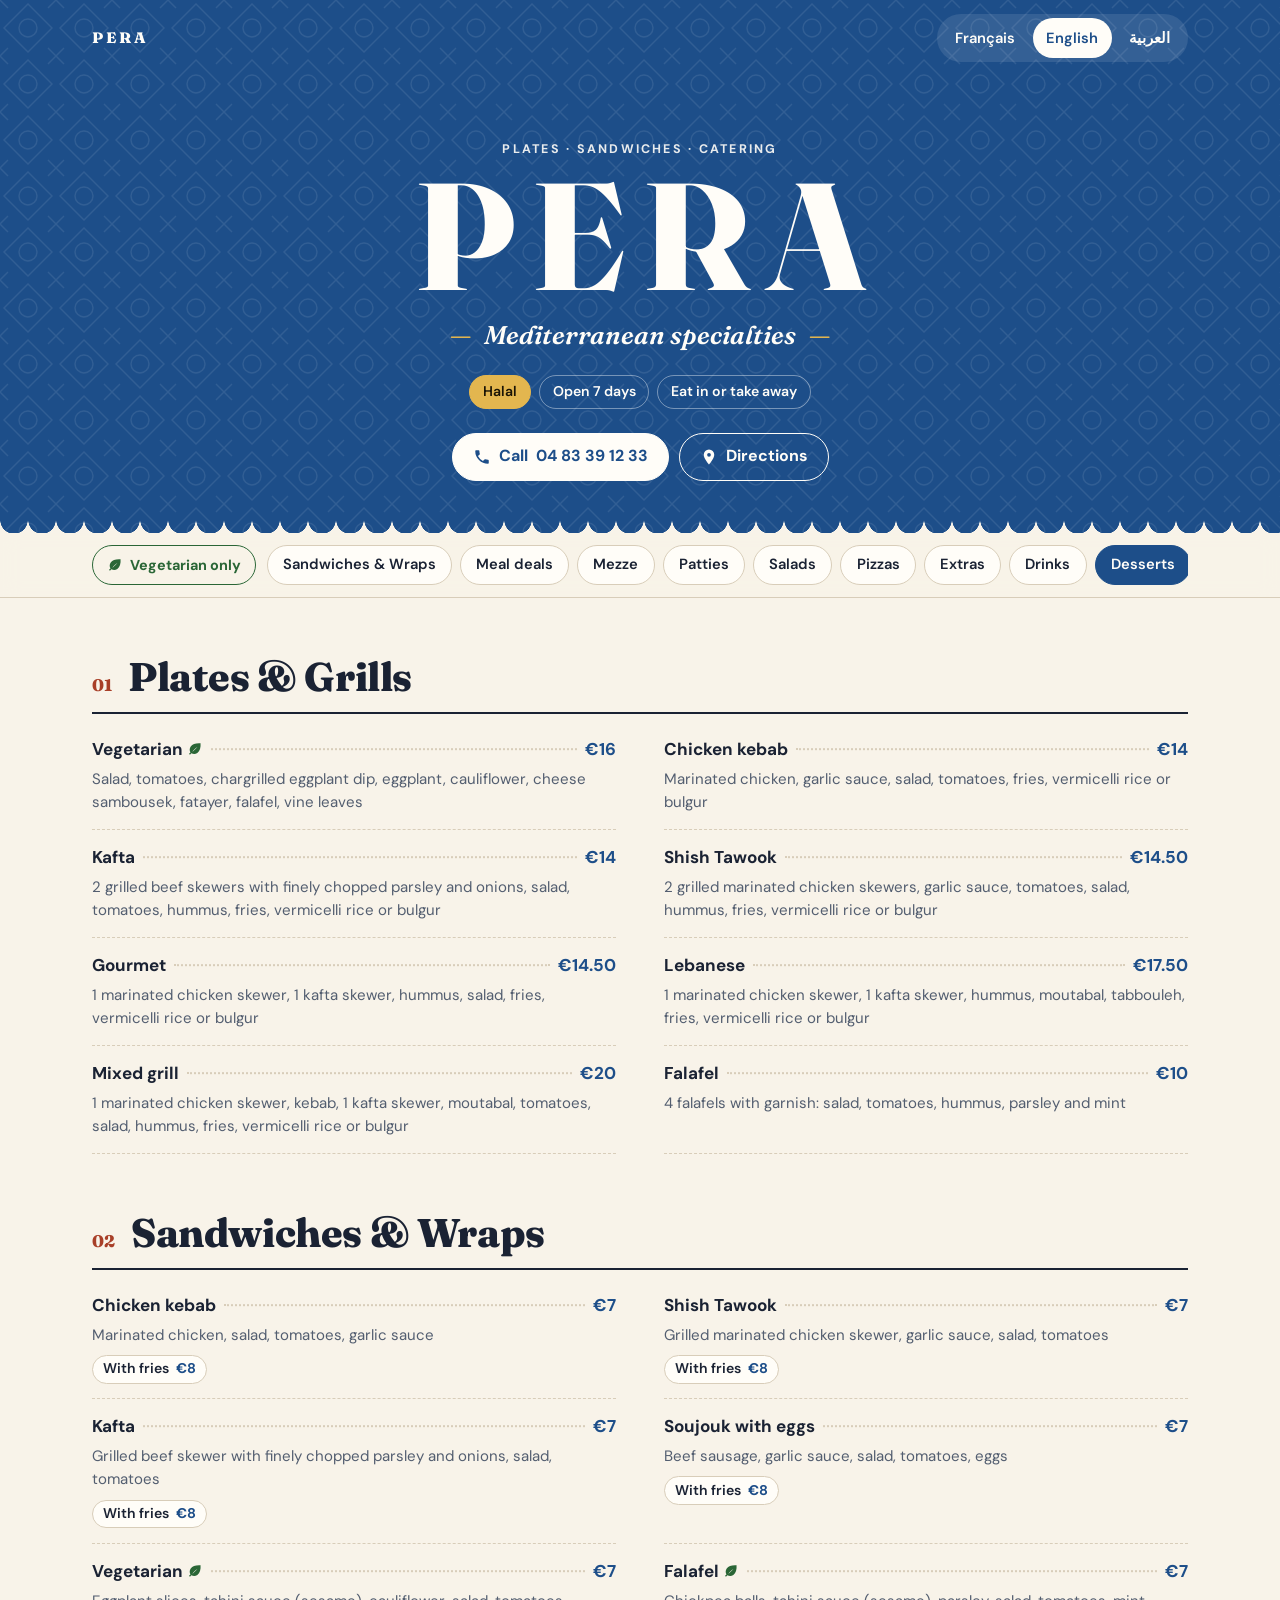
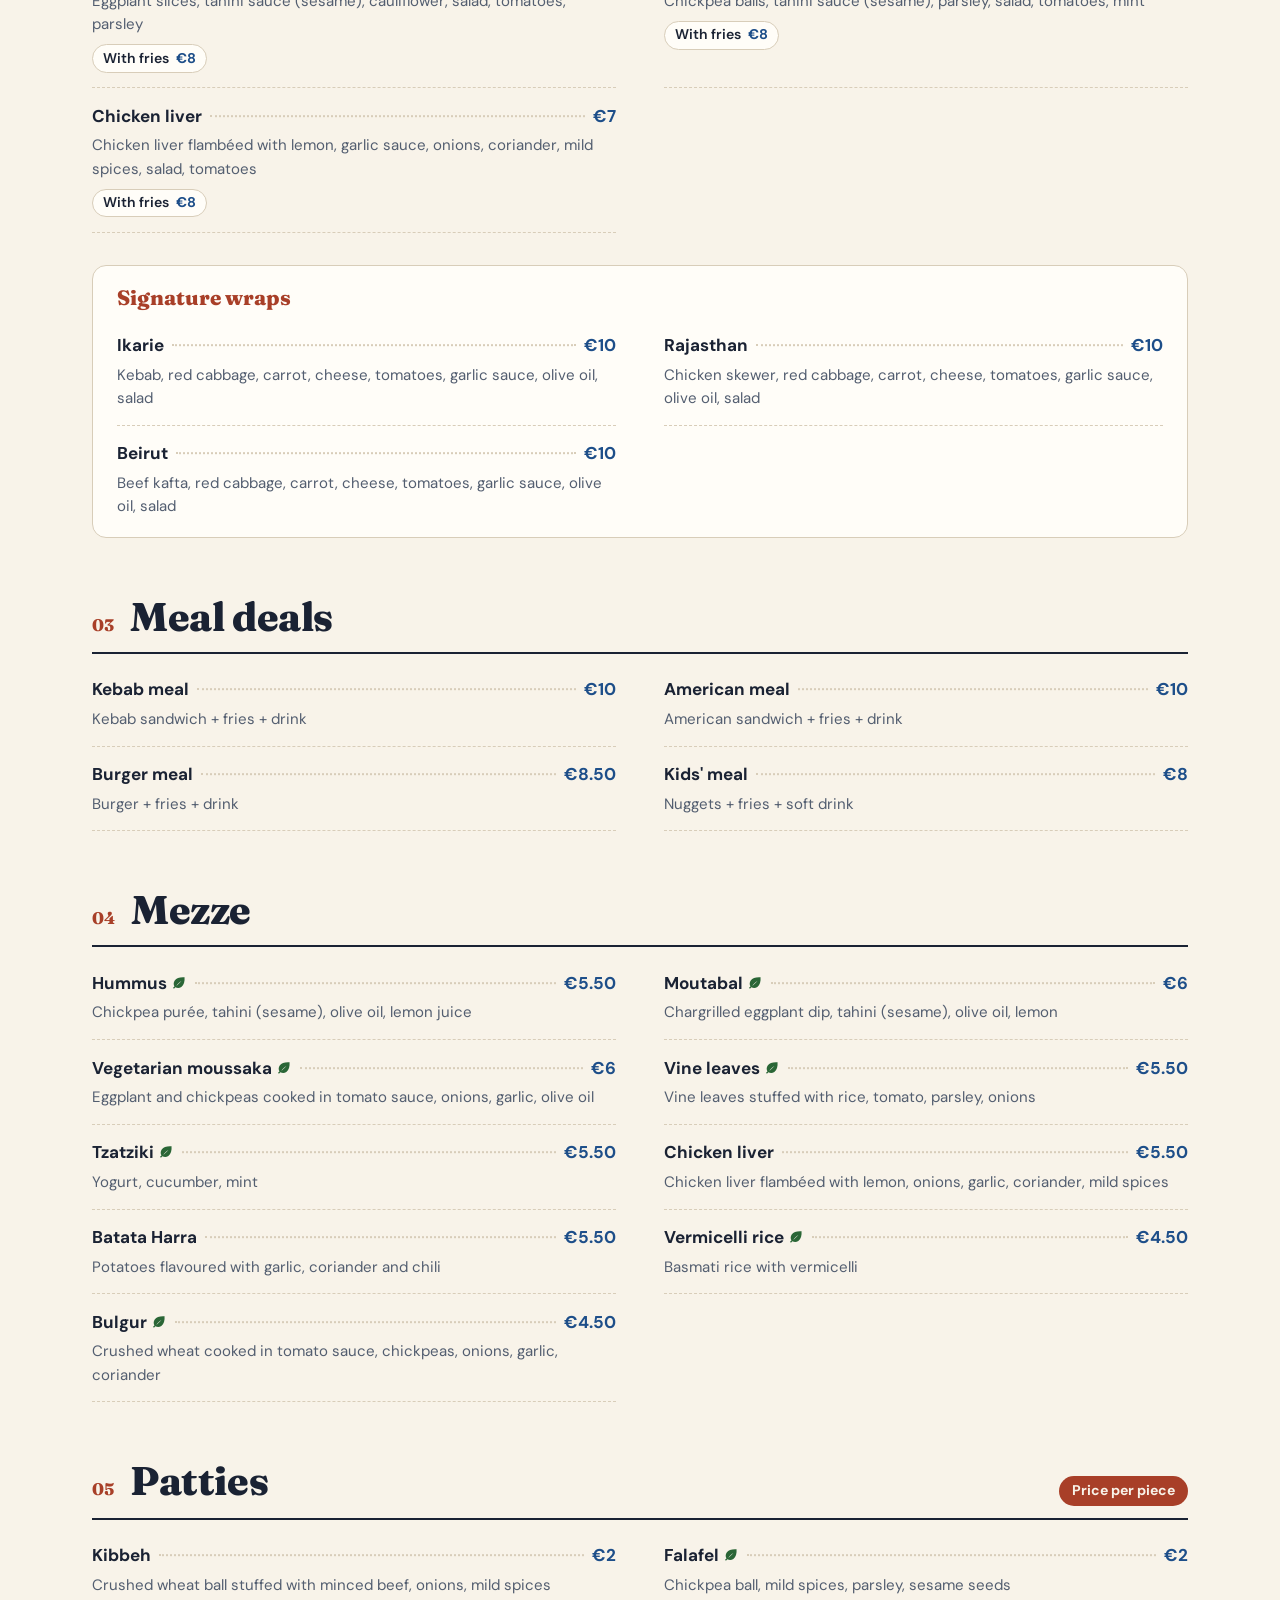
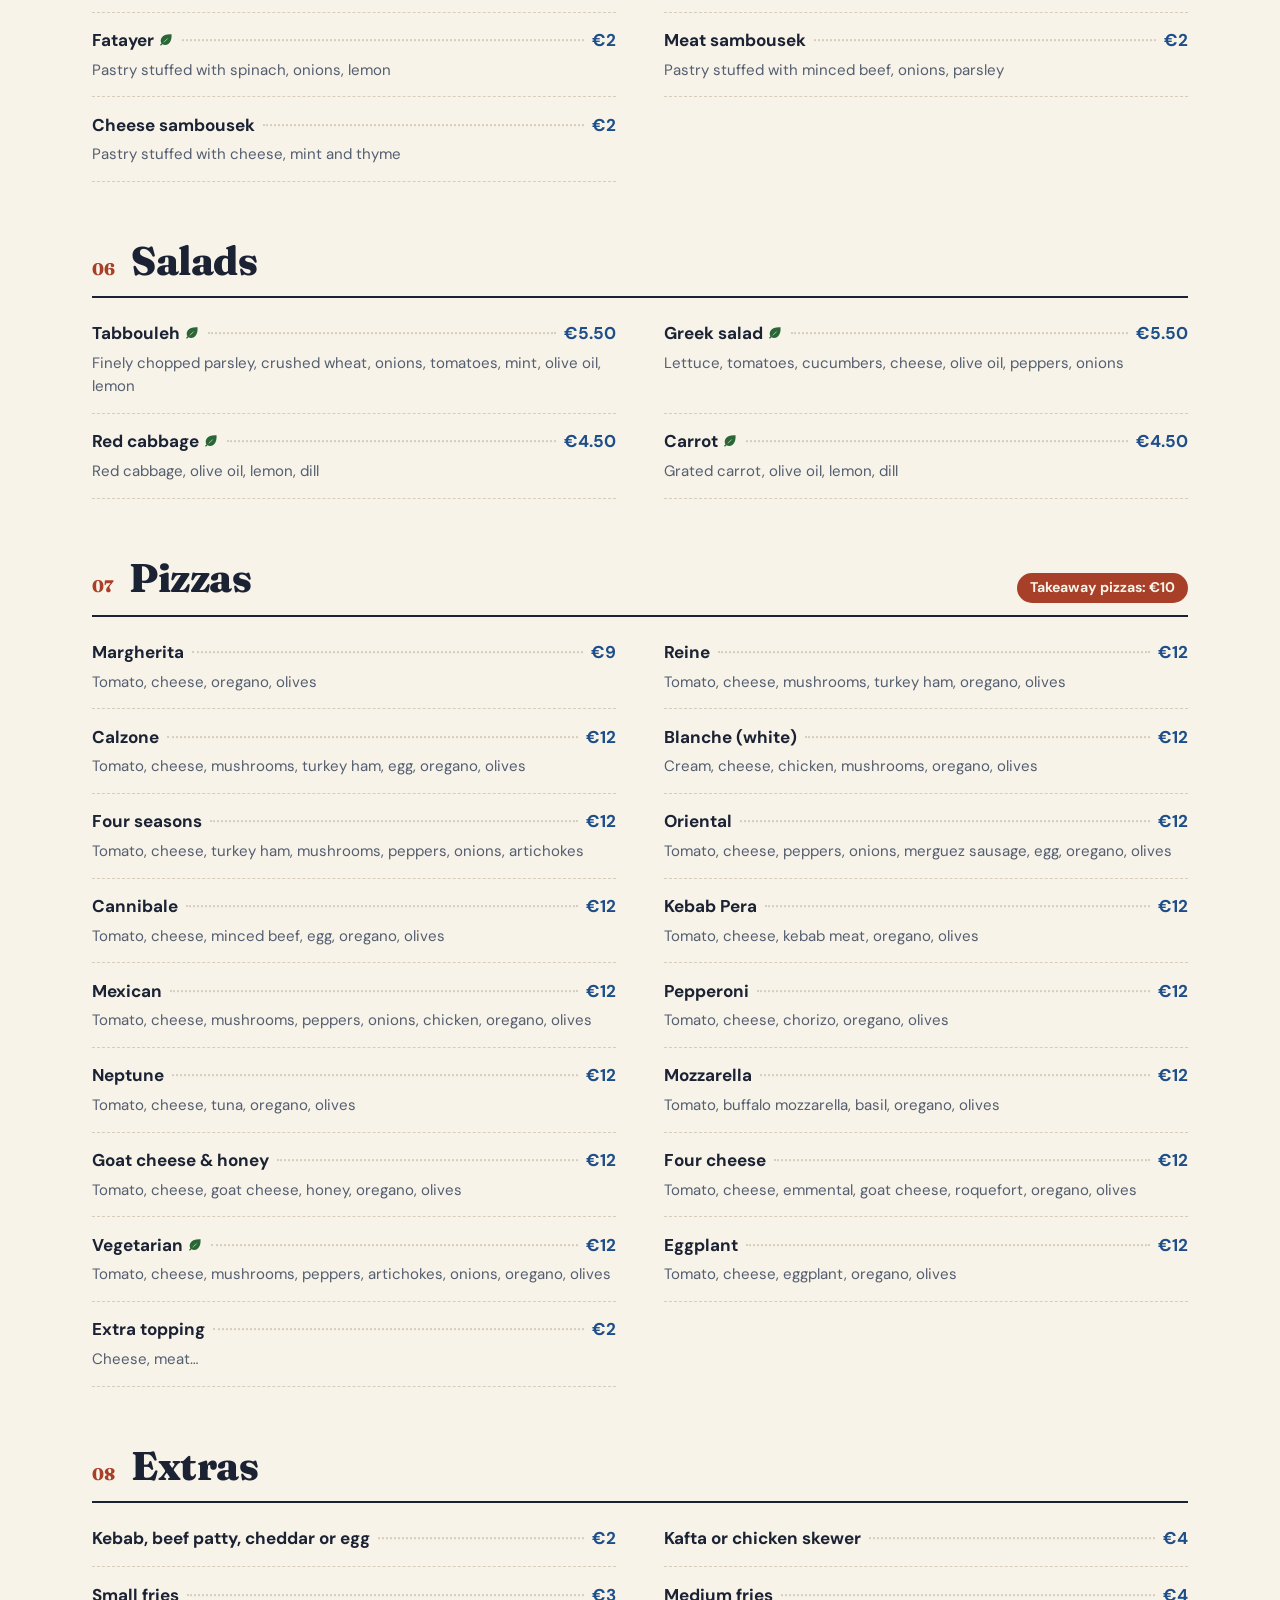
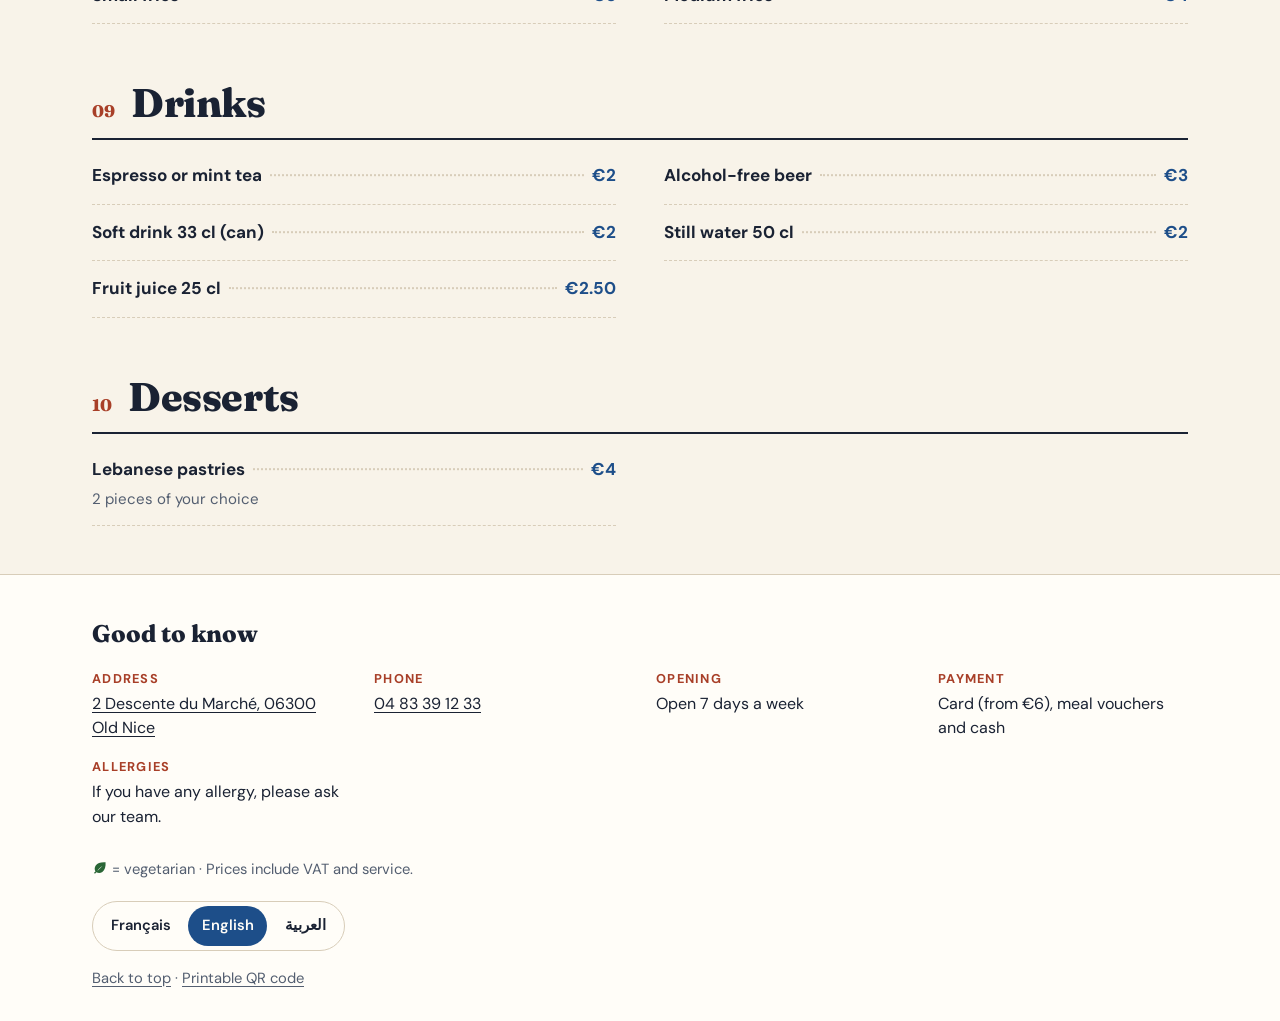
<file: en/index.html>
<!doctype html>
<html lang="en" dir="ltr">
<head>
<meta charset="utf-8">
<meta name="viewport" content="width=device-width, initial-scale=1, viewport-fit=cover">
<title>PERA — Menu · Mediterranean specialties, Old Nice</title>
<meta name="description" content="PERA&#x27;s menu: Lebanese plates, grills, sandwiches, mezze and pizzas. Halal, open 7 days, eat in or take away, Old Nice.">
<meta name="theme-color" content="#1d4e89" media="(prefers-color-scheme: light)">
<meta name="theme-color" content="#0f1420" media="(prefers-color-scheme: dark)">
<meta name="color-scheme" content="light dark">
<link rel="canonical" href="https://nassim078.github.io/pera-menu/en/">
<link rel="alternate" hreflang="fr" href="https://nassim078.github.io/pera-menu/"><link rel="alternate" hreflang="en" href="https://nassim078.github.io/pera-menu/en/"><link rel="alternate" hreflang="ar" href="https://nassim078.github.io/pera-menu/ar/"><link rel="alternate" hreflang="x-default" href="https://nassim078.github.io/pera-menu/">
<meta property="og:title" content="PERA — Menu · Mediterranean specialties, Old Nice">
<meta property="og:description" content="PERA&#x27;s menu: Lebanese plates, grills, sandwiches, mezze and pizzas. Halal, open 7 days, eat in or take away, Old Nice.">
<meta property="og:url" content="https://nassim078.github.io/pera-menu/en/">
<meta property="og:type" content="restaurant.menu">
<link rel="icon" href="../assets/favicon.svg" type="image/svg+xml">
<link rel="preconnect" href="https://fonts.googleapis.com">
<link rel="preconnect" href="https://fonts.gstatic.com" crossorigin>
<link rel="stylesheet" href="https://fonts.googleapis.com/css2?family=DM+Sans:opsz,wght@9..40,400;9..40,600;9..40,700&family=Fraunces:opsz,wght@9..144,600;9..144,800&display=swap">
<link rel="stylesheet" href="../assets/style.css">

<script type="application/ld+json">{"@context": "https://schema.org", "@type": "Restaurant", "name": "PERA", "servesCuisine": ["Lebanese", "Mediterranean", "Halal"], "telephone": "+33483391233", "address": {"@type": "PostalAddress", "streetAddress": "2 Descente du Marché", "postalCode": "06300", "addressLocality": "Nice", "addressCountry": "FR"}, "openingHours": "Mo-Su", "hasMenu": "https://nassim078.github.io/pera-menu/en/", "url": "https://nassim078.github.io/pera-menu/", "priceRange": "€"}</script>
</head>
<body>
<a class="skip" href="#menu">Skip to the menu</a>
<header class="hero" id="top">
  <div class="hero-bar wrap">
    <span class="mini-brand" aria-hidden="true">PERA</span>
    <nav class="langs" aria-label="Language"><ul role="list"><li><a href=".././" lang="fr" hreflang="fr" data-lang="fr">Français</a></li><li><a href="../en/" lang="en" hreflang="en" data-lang="en" aria-current="page">English</a></li><li><a href="../ar/" lang="ar" hreflang="ar" data-lang="ar">العربية</a></li></ul></nav>
  </div>
  <div class="hero-body wrap">
    <p class="kicker">Plates · Sandwiches · Catering</p>
    <h1 class="brand"><span lang="fr">PERA</span></h1>
    <p class="tagline">Mediterranean specialties</p>
    <ul class="badges" role="list">
      <li class="badge badge-halal">Halal</li>
      <li class="badge">Open 7 days</li>
      <li class="badge">Eat in or take away</li>
    </ul>
    <div class="actions">
      <a class="btn btn-primary" href="tel:+33483391233">
        <svg viewBox="0 0 24 24" width="18" height="18" aria-hidden="true" focusable="false"><path fill="currentColor" d="M6.6 10.8a15.1 15.1 0 0 0 6.6 6.6l2.2-2.2c.3-.3.7-.4 1-.2 1.1.4 2.3.6 3.6.6.6 0 1 .4 1 1V20c0 .6-.4 1-1 1A17 17 0 0 1 3 4c0-.6.4-1 1-1h3.5c.6 0 1 .4 1 1 0 1.3.2 2.5.6 3.6.1.3 0 .7-.2 1z"/></svg>
        Call <span dir="ltr">04 83 39 12 33</span></a>
      <a class="btn" href="https://www.google.com/maps/search/?api=1&query=PERA+2+Descente+du+March%C3%A9+06300+Nice" rel="noopener">
        <svg viewBox="0 0 24 24" width="18" height="18" aria-hidden="true" focusable="false"><path fill="currentColor" d="M12 2a7 7 0 0 0-7 7c0 5.2 7 13 7 13s7-7.8 7-13a7 7 0 0 0-7-7zm0 9.5a2.5 2.5 0 1 1 0-5 2.5 2.5 0 0 1 0 5z"/></svg>
        Directions</a>
    </div>
  </div>
</header>

<nav class="cats" aria-label="Menu sections">
  <div class="cats-inner wrap">
    <button type="button" class="veg-toggle" aria-pressed="false" hidden><svg class="leaf" viewBox="0 0 24 24" width="16" height="16" aria-hidden="true" focusable="false"><path fill="currentColor" d="M20.6 3.4c-6.8-.6-12.3 1-15 4.8-2 2.8-2 6.2-.4 8.9L3 19.3l1.4 1.4 2.2-2.2c2.7 1.6 6.1 1.6 8.9-.4 3.8-2.7 5.4-8.2 4.8-15zM8 16.6c1.7-3.3 4.4-6 7.7-7.7-2.6 2.4-5 5.1-7.7 7.7z"/></svg><span>Vegetarian only</span></button>
    <ul class="chips" role="list"><li><a href="#assiettes" data-target="assiettes">Plates &amp; Grills</a></li><li><a href="#sandwiches" data-target="sandwiches">Sandwiches &amp; Wraps</a></li><li><a href="#menus" data-target="menus">Meal deals</a></li><li><a href="#mezzes" data-target="mezzes">Mezze</a></li><li><a href="#beignets" data-target="beignets">Patties</a></li><li><a href="#salades" data-target="salades">Salads</a></li><li><a href="#pizzas" data-target="pizzas">Pizzas</a></li><li><a href="#supplements" data-target="supplements">Extras</a></li><li><a href="#boissons" data-target="boissons">Drinks</a></li><li><a href="#desserts" data-target="desserts">Desserts</a></li></ul>
  </div>
</nav>
<p class="sr-only" role="status" aria-live="polite" id="live"></p>

<main id="menu" class="wrap" tabindex="-1">
<section class="cat" id="assiettes" aria-labelledby="h-assiettes" data-filterable="1"><header class="cat-head"><span class="cat-num" aria-hidden="true">01</span><h2 id="h-assiettes">Plates &amp; Grills</h2></header><ul class="dishes" role="list"><li class="dish" data-veg="1"><div class="dish-head"><h3 class="dish-name">Vegetarian <span class="veg" title="vegetarian"><svg class="leaf" viewBox="0 0 24 24" width="16" height="16" aria-hidden="true" focusable="false"><path fill="currentColor" d="M20.6 3.4c-6.8-.6-12.3 1-15 4.8-2 2.8-2 6.2-.4 8.9L3 19.3l1.4 1.4 2.2-2.2c2.7 1.6 6.1 1.6 8.9-.4 3.8-2.7 5.4-8.2 4.8-15zM8 16.6c1.7-3.3 4.4-6 7.7-7.7-2.6 2.4-5 5.1-7.7 7.7z"/></svg><span class="sr-only">(vegetarian)</span></span></h3><span class="leader" aria-hidden="true"></span><p class="dish-cost"><span class="dish-price" dir="ltr">€16</span></p></div><p class="dish-desc">Salad, tomatoes, chargrilled eggplant dip, eggplant, cauliflower, cheese sambousek, fatayer, falafel, vine leaves</p></li><li class="dish" data-veg="0"><div class="dish-head"><h3 class="dish-name">Chicken kebab</h3><span class="leader" aria-hidden="true"></span><p class="dish-cost"><span class="dish-price" dir="ltr">€14</span></p></div><p class="dish-desc">Marinated chicken, garlic sauce, salad, tomatoes, fries, vermicelli rice or bulgur</p></li><li class="dish" data-veg="0"><div class="dish-head"><h3 class="dish-name">Kafta</h3><span class="leader" aria-hidden="true"></span><p class="dish-cost"><span class="dish-price" dir="ltr">€14</span></p></div><p class="dish-desc">2 grilled beef skewers with finely chopped parsley and onions, salad, tomatoes, hummus, fries, vermicelli rice or bulgur</p></li><li class="dish" data-veg="0"><div class="dish-head"><h3 class="dish-name">Shish Tawook</h3><span class="leader" aria-hidden="true"></span><p class="dish-cost"><span class="dish-price" dir="ltr">€14.50</span></p></div><p class="dish-desc">2 grilled marinated chicken skewers, garlic sauce, tomatoes, salad, hummus, fries, vermicelli rice or bulgur</p></li><li class="dish" data-veg="0"><div class="dish-head"><h3 class="dish-name">Gourmet</h3><span class="leader" aria-hidden="true"></span><p class="dish-cost"><span class="dish-price" dir="ltr">€14.50</span></p></div><p class="dish-desc">1 marinated chicken skewer, 1 kafta skewer, hummus, salad, fries, vermicelli rice or bulgur</p></li><li class="dish" data-veg="0"><div class="dish-head"><h3 class="dish-name">Lebanese</h3><span class="leader" aria-hidden="true"></span><p class="dish-cost"><span class="dish-price" dir="ltr">€17.50</span></p></div><p class="dish-desc">1 marinated chicken skewer, 1 kafta skewer, hummus, moutabal, tabbouleh, fries, vermicelli rice or bulgur</p></li><li class="dish" data-veg="0"><div class="dish-head"><h3 class="dish-name">Mixed grill</h3><span class="leader" aria-hidden="true"></span><p class="dish-cost"><span class="dish-price" dir="ltr">€20</span></p></div><p class="dish-desc">1 marinated chicken skewer, kebab, 1 kafta skewer, moutabal, tomatoes, salad, hummus, fries, vermicelli rice or bulgur</p></li><li class="dish" data-veg="0"><div class="dish-head"><h3 class="dish-name">Falafel</h3><span class="leader" aria-hidden="true"></span><p class="dish-cost"><span class="dish-price" dir="ltr">€10</span></p></div><p class="dish-desc">4 falafels with garnish: salad, tomatoes, hummus, parsley and mint</p></li></ul></section><section class="cat" id="sandwiches" aria-labelledby="h-sandwiches" data-filterable="1"><header class="cat-head"><span class="cat-num" aria-hidden="true">02</span><h2 id="h-sandwiches">Sandwiches &amp; Wraps</h2></header><ul class="dishes" role="list"><li class="dish" data-veg="0"><div class="dish-head"><h3 class="dish-name">Chicken kebab</h3><span class="leader" aria-hidden="true"></span><p class="dish-cost"><span class="dish-price" dir="ltr">€7</span><span class="sr-only"> (without fries)</span></p></div><p class="dish-desc">Marinated chicken, salad, tomatoes, garlic sauce</p><p class="dish-alt"><span>With fries</span> <span class="alt-price" dir="ltr">€8</span></p></li><li class="dish" data-veg="0"><div class="dish-head"><h3 class="dish-name">Shish Tawook</h3><span class="leader" aria-hidden="true"></span><p class="dish-cost"><span class="dish-price" dir="ltr">€7</span><span class="sr-only"> (without fries)</span></p></div><p class="dish-desc">Grilled marinated chicken skewer, garlic sauce, salad, tomatoes</p><p class="dish-alt"><span>With fries</span> <span class="alt-price" dir="ltr">€8</span></p></li><li class="dish" data-veg="0"><div class="dish-head"><h3 class="dish-name">Kafta</h3><span class="leader" aria-hidden="true"></span><p class="dish-cost"><span class="dish-price" dir="ltr">€7</span><span class="sr-only"> (without fries)</span></p></div><p class="dish-desc">Grilled beef skewer with finely chopped parsley and onions, salad, tomatoes</p><p class="dish-alt"><span>With fries</span> <span class="alt-price" dir="ltr">€8</span></p></li><li class="dish" data-veg="0"><div class="dish-head"><h3 class="dish-name">Soujouk with eggs</h3><span class="leader" aria-hidden="true"></span><p class="dish-cost"><span class="dish-price" dir="ltr">€7</span><span class="sr-only"> (without fries)</span></p></div><p class="dish-desc">Beef sausage, garlic sauce, salad, tomatoes, eggs</p><p class="dish-alt"><span>With fries</span> <span class="alt-price" dir="ltr">€8</span></p></li><li class="dish" data-veg="1"><div class="dish-head"><h3 class="dish-name">Vegetarian <span class="veg" title="vegetarian"><svg class="leaf" viewBox="0 0 24 24" width="16" height="16" aria-hidden="true" focusable="false"><path fill="currentColor" d="M20.6 3.4c-6.8-.6-12.3 1-15 4.8-2 2.8-2 6.2-.4 8.9L3 19.3l1.4 1.4 2.2-2.2c2.7 1.6 6.1 1.6 8.9-.4 3.8-2.7 5.4-8.2 4.8-15zM8 16.6c1.7-3.3 4.4-6 7.7-7.7-2.6 2.4-5 5.1-7.7 7.7z"/></svg><span class="sr-only">(vegetarian)</span></span></h3><span class="leader" aria-hidden="true"></span><p class="dish-cost"><span class="dish-price" dir="ltr">€7</span><span class="sr-only"> (without fries)</span></p></div><p class="dish-desc">Eggplant slices, tahini sauce (sesame), cauliflower, salad, tomatoes, parsley</p><p class="dish-alt"><span>With fries</span> <span class="alt-price" dir="ltr">€8</span></p></li><li class="dish" data-veg="1"><div class="dish-head"><h3 class="dish-name">Falafel <span class="veg" title="vegetarian"><svg class="leaf" viewBox="0 0 24 24" width="16" height="16" aria-hidden="true" focusable="false"><path fill="currentColor" d="M20.6 3.4c-6.8-.6-12.3 1-15 4.8-2 2.8-2 6.2-.4 8.9L3 19.3l1.4 1.4 2.2-2.2c2.7 1.6 6.1 1.6 8.9-.4 3.8-2.7 5.4-8.2 4.8-15zM8 16.6c1.7-3.3 4.4-6 7.7-7.7-2.6 2.4-5 5.1-7.7 7.7z"/></svg><span class="sr-only">(vegetarian)</span></span></h3><span class="leader" aria-hidden="true"></span><p class="dish-cost"><span class="dish-price" dir="ltr">€7</span><span class="sr-only"> (without fries)</span></p></div><p class="dish-desc">Chickpea balls, tahini sauce (sesame), parsley, salad, tomatoes, mint</p><p class="dish-alt"><span>With fries</span> <span class="alt-price" dir="ltr">€8</span></p></li><li class="dish" data-veg="0"><div class="dish-head"><h3 class="dish-name">Chicken liver</h3><span class="leader" aria-hidden="true"></span><p class="dish-cost"><span class="dish-price" dir="ltr">€7</span><span class="sr-only"> (without fries)</span></p></div><p class="dish-desc">Chicken liver flambéed with lemon, garlic sauce, onions, coriander, mild spices, salad, tomatoes</p><p class="dish-alt"><span>With fries</span> <span class="alt-price" dir="ltr">€8</span></p></li></ul><div class="subgroup"><h3 class="sub-title">Signature wraps</h3><ul class="dishes" role="list"><li class="dish" data-veg="0"><div class="dish-head"><h4 class="dish-name">Ikarie</h4><span class="leader" aria-hidden="true"></span><p class="dish-cost"><span class="dish-price" dir="ltr">€10</span></p></div><p class="dish-desc">Kebab, red cabbage, carrot, cheese, tomatoes, garlic sauce, olive oil, salad</p></li><li class="dish" data-veg="0"><div class="dish-head"><h4 class="dish-name">Rajasthan</h4><span class="leader" aria-hidden="true"></span><p class="dish-cost"><span class="dish-price" dir="ltr">€10</span></p></div><p class="dish-desc">Chicken skewer, red cabbage, carrot, cheese, tomatoes, garlic sauce, olive oil, salad</p></li><li class="dish" data-veg="0"><div class="dish-head"><h4 class="dish-name">Beirut</h4><span class="leader" aria-hidden="true"></span><p class="dish-cost"><span class="dish-price" dir="ltr">€10</span></p></div><p class="dish-desc">Beef kafta, red cabbage, carrot, cheese, tomatoes, garlic sauce, olive oil, salad</p></li></ul></div></section><section class="cat" id="menus" aria-labelledby="h-menus" data-filterable="1"><header class="cat-head"><span class="cat-num" aria-hidden="true">03</span><h2 id="h-menus">Meal deals</h2></header><ul class="dishes" role="list"><li class="dish" data-veg="0"><div class="dish-head"><h3 class="dish-name">Kebab meal</h3><span class="leader" aria-hidden="true"></span><p class="dish-cost"><span class="dish-price" dir="ltr">€10</span></p></div><p class="dish-desc">Kebab sandwich + fries + drink</p></li><li class="dish" data-veg="0"><div class="dish-head"><h3 class="dish-name">American meal</h3><span class="leader" aria-hidden="true"></span><p class="dish-cost"><span class="dish-price" dir="ltr">€10</span></p></div><p class="dish-desc">American sandwich + fries + drink</p></li><li class="dish" data-veg="0"><div class="dish-head"><h3 class="dish-name">Burger meal</h3><span class="leader" aria-hidden="true"></span><p class="dish-cost"><span class="dish-price" dir="ltr">€8.50</span></p></div><p class="dish-desc">Burger + fries + drink</p></li><li class="dish" data-veg="0"><div class="dish-head"><h3 class="dish-name">Kids&#x27; meal</h3><span class="leader" aria-hidden="true"></span><p class="dish-cost"><span class="dish-price" dir="ltr">€8</span></p></div><p class="dish-desc">Nuggets + fries + soft drink</p></li></ul></section><section class="cat" id="mezzes" aria-labelledby="h-mezzes" data-filterable="1"><header class="cat-head"><span class="cat-num" aria-hidden="true">04</span><h2 id="h-mezzes">Mezze</h2></header><ul class="dishes" role="list"><li class="dish" data-veg="1"><div class="dish-head"><h3 class="dish-name">Hummus <span class="veg" title="vegetarian"><svg class="leaf" viewBox="0 0 24 24" width="16" height="16" aria-hidden="true" focusable="false"><path fill="currentColor" d="M20.6 3.4c-6.8-.6-12.3 1-15 4.8-2 2.8-2 6.2-.4 8.9L3 19.3l1.4 1.4 2.2-2.2c2.7 1.6 6.1 1.6 8.9-.4 3.8-2.7 5.4-8.2 4.8-15zM8 16.6c1.7-3.3 4.4-6 7.7-7.7-2.6 2.4-5 5.1-7.7 7.7z"/></svg><span class="sr-only">(vegetarian)</span></span></h3><span class="leader" aria-hidden="true"></span><p class="dish-cost"><span class="dish-price" dir="ltr">€5.50</span></p></div><p class="dish-desc">Chickpea purée, tahini (sesame), olive oil, lemon juice</p></li><li class="dish" data-veg="1"><div class="dish-head"><h3 class="dish-name">Moutabal <span class="veg" title="vegetarian"><svg class="leaf" viewBox="0 0 24 24" width="16" height="16" aria-hidden="true" focusable="false"><path fill="currentColor" d="M20.6 3.4c-6.8-.6-12.3 1-15 4.8-2 2.8-2 6.2-.4 8.9L3 19.3l1.4 1.4 2.2-2.2c2.7 1.6 6.1 1.6 8.9-.4 3.8-2.7 5.4-8.2 4.8-15zM8 16.6c1.7-3.3 4.4-6 7.7-7.7-2.6 2.4-5 5.1-7.7 7.7z"/></svg><span class="sr-only">(vegetarian)</span></span></h3><span class="leader" aria-hidden="true"></span><p class="dish-cost"><span class="dish-price" dir="ltr">€6</span></p></div><p class="dish-desc">Chargrilled eggplant dip, tahini (sesame), olive oil, lemon</p></li><li class="dish" data-veg="1"><div class="dish-head"><h3 class="dish-name">Vegetarian moussaka <span class="veg" title="vegetarian"><svg class="leaf" viewBox="0 0 24 24" width="16" height="16" aria-hidden="true" focusable="false"><path fill="currentColor" d="M20.6 3.4c-6.8-.6-12.3 1-15 4.8-2 2.8-2 6.2-.4 8.9L3 19.3l1.4 1.4 2.2-2.2c2.7 1.6 6.1 1.6 8.9-.4 3.8-2.7 5.4-8.2 4.8-15zM8 16.6c1.7-3.3 4.4-6 7.7-7.7-2.6 2.4-5 5.1-7.7 7.7z"/></svg><span class="sr-only">(vegetarian)</span></span></h3><span class="leader" aria-hidden="true"></span><p class="dish-cost"><span class="dish-price" dir="ltr">€6</span></p></div><p class="dish-desc">Eggplant and chickpeas cooked in tomato sauce, onions, garlic, olive oil</p></li><li class="dish" data-veg="1"><div class="dish-head"><h3 class="dish-name">Vine leaves <span class="veg" title="vegetarian"><svg class="leaf" viewBox="0 0 24 24" width="16" height="16" aria-hidden="true" focusable="false"><path fill="currentColor" d="M20.6 3.4c-6.8-.6-12.3 1-15 4.8-2 2.8-2 6.2-.4 8.9L3 19.3l1.4 1.4 2.2-2.2c2.7 1.6 6.1 1.6 8.9-.4 3.8-2.7 5.4-8.2 4.8-15zM8 16.6c1.7-3.3 4.4-6 7.7-7.7-2.6 2.4-5 5.1-7.7 7.7z"/></svg><span class="sr-only">(vegetarian)</span></span></h3><span class="leader" aria-hidden="true"></span><p class="dish-cost"><span class="dish-price" dir="ltr">€5.50</span></p></div><p class="dish-desc">Vine leaves stuffed with rice, tomato, parsley, onions</p></li><li class="dish" data-veg="1"><div class="dish-head"><h3 class="dish-name">Tzatziki <span class="veg" title="vegetarian"><svg class="leaf" viewBox="0 0 24 24" width="16" height="16" aria-hidden="true" focusable="false"><path fill="currentColor" d="M20.6 3.4c-6.8-.6-12.3 1-15 4.8-2 2.8-2 6.2-.4 8.9L3 19.3l1.4 1.4 2.2-2.2c2.7 1.6 6.1 1.6 8.9-.4 3.8-2.7 5.4-8.2 4.8-15zM8 16.6c1.7-3.3 4.4-6 7.7-7.7-2.6 2.4-5 5.1-7.7 7.7z"/></svg><span class="sr-only">(vegetarian)</span></span></h3><span class="leader" aria-hidden="true"></span><p class="dish-cost"><span class="dish-price" dir="ltr">€5.50</span></p></div><p class="dish-desc">Yogurt, cucumber, mint</p></li><li class="dish" data-veg="0"><div class="dish-head"><h3 class="dish-name">Chicken liver</h3><span class="leader" aria-hidden="true"></span><p class="dish-cost"><span class="dish-price" dir="ltr">€5.50</span></p></div><p class="dish-desc">Chicken liver flambéed with lemon, onions, garlic, coriander, mild spices</p></li><li class="dish" data-veg="0"><div class="dish-head"><h3 class="dish-name">Batata Harra</h3><span class="leader" aria-hidden="true"></span><p class="dish-cost"><span class="dish-price" dir="ltr">€5.50</span></p></div><p class="dish-desc">Potatoes flavoured with garlic, coriander and chili</p></li><li class="dish" data-veg="1"><div class="dish-head"><h3 class="dish-name">Vermicelli rice <span class="veg" title="vegetarian"><svg class="leaf" viewBox="0 0 24 24" width="16" height="16" aria-hidden="true" focusable="false"><path fill="currentColor" d="M20.6 3.4c-6.8-.6-12.3 1-15 4.8-2 2.8-2 6.2-.4 8.9L3 19.3l1.4 1.4 2.2-2.2c2.7 1.6 6.1 1.6 8.9-.4 3.8-2.7 5.4-8.2 4.8-15zM8 16.6c1.7-3.3 4.4-6 7.7-7.7-2.6 2.4-5 5.1-7.7 7.7z"/></svg><span class="sr-only">(vegetarian)</span></span></h3><span class="leader" aria-hidden="true"></span><p class="dish-cost"><span class="dish-price" dir="ltr">€4.50</span></p></div><p class="dish-desc">Basmati rice with vermicelli</p></li><li class="dish" data-veg="1"><div class="dish-head"><h3 class="dish-name">Bulgur <span class="veg" title="vegetarian"><svg class="leaf" viewBox="0 0 24 24" width="16" height="16" aria-hidden="true" focusable="false"><path fill="currentColor" d="M20.6 3.4c-6.8-.6-12.3 1-15 4.8-2 2.8-2 6.2-.4 8.9L3 19.3l1.4 1.4 2.2-2.2c2.7 1.6 6.1 1.6 8.9-.4 3.8-2.7 5.4-8.2 4.8-15zM8 16.6c1.7-3.3 4.4-6 7.7-7.7-2.6 2.4-5 5.1-7.7 7.7z"/></svg><span class="sr-only">(vegetarian)</span></span></h3><span class="leader" aria-hidden="true"></span><p class="dish-cost"><span class="dish-price" dir="ltr">€4.50</span></p></div><p class="dish-desc">Crushed wheat cooked in tomato sauce, chickpeas, onions, garlic, coriander</p></li></ul></section><section class="cat" id="beignets" aria-labelledby="h-beignets" data-filterable="1"><header class="cat-head"><span class="cat-num" aria-hidden="true">05</span><h2 id="h-beignets">Patties</h2><p class="cat-note">Price per piece</p></header><ul class="dishes" role="list"><li class="dish" data-veg="0"><div class="dish-head"><h3 class="dish-name">Kibbeh</h3><span class="leader" aria-hidden="true"></span><p class="dish-cost"><span class="dish-price" dir="ltr">€2</span></p></div><p class="dish-desc">Crushed wheat ball stuffed with minced beef, onions, mild spices</p></li><li class="dish" data-veg="1"><div class="dish-head"><h3 class="dish-name">Falafel <span class="veg" title="vegetarian"><svg class="leaf" viewBox="0 0 24 24" width="16" height="16" aria-hidden="true" focusable="false"><path fill="currentColor" d="M20.6 3.4c-6.8-.6-12.3 1-15 4.8-2 2.8-2 6.2-.4 8.9L3 19.3l1.4 1.4 2.2-2.2c2.7 1.6 6.1 1.6 8.9-.4 3.8-2.7 5.4-8.2 4.8-15zM8 16.6c1.7-3.3 4.4-6 7.7-7.7-2.6 2.4-5 5.1-7.7 7.7z"/></svg><span class="sr-only">(vegetarian)</span></span></h3><span class="leader" aria-hidden="true"></span><p class="dish-cost"><span class="dish-price" dir="ltr">€2</span></p></div><p class="dish-desc">Chickpea ball, mild spices, parsley, sesame seeds</p></li><li class="dish" data-veg="1"><div class="dish-head"><h3 class="dish-name">Fatayer <span class="veg" title="vegetarian"><svg class="leaf" viewBox="0 0 24 24" width="16" height="16" aria-hidden="true" focusable="false"><path fill="currentColor" d="M20.6 3.4c-6.8-.6-12.3 1-15 4.8-2 2.8-2 6.2-.4 8.9L3 19.3l1.4 1.4 2.2-2.2c2.7 1.6 6.1 1.6 8.9-.4 3.8-2.7 5.4-8.2 4.8-15zM8 16.6c1.7-3.3 4.4-6 7.7-7.7-2.6 2.4-5 5.1-7.7 7.7z"/></svg><span class="sr-only">(vegetarian)</span></span></h3><span class="leader" aria-hidden="true"></span><p class="dish-cost"><span class="dish-price" dir="ltr">€2</span></p></div><p class="dish-desc">Pastry stuffed with spinach, onions, lemon</p></li><li class="dish" data-veg="0"><div class="dish-head"><h3 class="dish-name">Meat sambousek</h3><span class="leader" aria-hidden="true"></span><p class="dish-cost"><span class="dish-price" dir="ltr">€2</span></p></div><p class="dish-desc">Pastry stuffed with minced beef, onions, parsley</p></li><li class="dish" data-veg="0"><div class="dish-head"><h3 class="dish-name">Cheese sambousek</h3><span class="leader" aria-hidden="true"></span><p class="dish-cost"><span class="dish-price" dir="ltr">€2</span></p></div><p class="dish-desc">Pastry stuffed with cheese, mint and thyme</p></li></ul></section><section class="cat" id="salades" aria-labelledby="h-salades" data-filterable="1"><header class="cat-head"><span class="cat-num" aria-hidden="true">06</span><h2 id="h-salades">Salads</h2></header><ul class="dishes" role="list"><li class="dish" data-veg="1"><div class="dish-head"><h3 class="dish-name">Tabbouleh <span class="veg" title="vegetarian"><svg class="leaf" viewBox="0 0 24 24" width="16" height="16" aria-hidden="true" focusable="false"><path fill="currentColor" d="M20.6 3.4c-6.8-.6-12.3 1-15 4.8-2 2.8-2 6.2-.4 8.9L3 19.3l1.4 1.4 2.2-2.2c2.7 1.6 6.1 1.6 8.9-.4 3.8-2.7 5.4-8.2 4.8-15zM8 16.6c1.7-3.3 4.4-6 7.7-7.7-2.6 2.4-5 5.1-7.7 7.7z"/></svg><span class="sr-only">(vegetarian)</span></span></h3><span class="leader" aria-hidden="true"></span><p class="dish-cost"><span class="dish-price" dir="ltr">€5.50</span></p></div><p class="dish-desc">Finely chopped parsley, crushed wheat, onions, tomatoes, mint, olive oil, lemon</p></li><li class="dish" data-veg="1"><div class="dish-head"><h3 class="dish-name">Greek salad <span class="veg" title="vegetarian"><svg class="leaf" viewBox="0 0 24 24" width="16" height="16" aria-hidden="true" focusable="false"><path fill="currentColor" d="M20.6 3.4c-6.8-.6-12.3 1-15 4.8-2 2.8-2 6.2-.4 8.9L3 19.3l1.4 1.4 2.2-2.2c2.7 1.6 6.1 1.6 8.9-.4 3.8-2.7 5.4-8.2 4.8-15zM8 16.6c1.7-3.3 4.4-6 7.7-7.7-2.6 2.4-5 5.1-7.7 7.7z"/></svg><span class="sr-only">(vegetarian)</span></span></h3><span class="leader" aria-hidden="true"></span><p class="dish-cost"><span class="dish-price" dir="ltr">€5.50</span></p></div><p class="dish-desc">Lettuce, tomatoes, cucumbers, cheese, olive oil, peppers, onions</p></li><li class="dish" data-veg="1"><div class="dish-head"><h3 class="dish-name">Red cabbage <span class="veg" title="vegetarian"><svg class="leaf" viewBox="0 0 24 24" width="16" height="16" aria-hidden="true" focusable="false"><path fill="currentColor" d="M20.6 3.4c-6.8-.6-12.3 1-15 4.8-2 2.8-2 6.2-.4 8.9L3 19.3l1.4 1.4 2.2-2.2c2.7 1.6 6.1 1.6 8.9-.4 3.8-2.7 5.4-8.2 4.8-15zM8 16.6c1.7-3.3 4.4-6 7.7-7.7-2.6 2.4-5 5.1-7.7 7.7z"/></svg><span class="sr-only">(vegetarian)</span></span></h3><span class="leader" aria-hidden="true"></span><p class="dish-cost"><span class="dish-price" dir="ltr">€4.50</span></p></div><p class="dish-desc">Red cabbage, olive oil, lemon, dill</p></li><li class="dish" data-veg="1"><div class="dish-head"><h3 class="dish-name">Carrot <span class="veg" title="vegetarian"><svg class="leaf" viewBox="0 0 24 24" width="16" height="16" aria-hidden="true" focusable="false"><path fill="currentColor" d="M20.6 3.4c-6.8-.6-12.3 1-15 4.8-2 2.8-2 6.2-.4 8.9L3 19.3l1.4 1.4 2.2-2.2c2.7 1.6 6.1 1.6 8.9-.4 3.8-2.7 5.4-8.2 4.8-15zM8 16.6c1.7-3.3 4.4-6 7.7-7.7-2.6 2.4-5 5.1-7.7 7.7z"/></svg><span class="sr-only">(vegetarian)</span></span></h3><span class="leader" aria-hidden="true"></span><p class="dish-cost"><span class="dish-price" dir="ltr">€4.50</span></p></div><p class="dish-desc">Grated carrot, olive oil, lemon, dill</p></li></ul></section><section class="cat" id="pizzas" aria-labelledby="h-pizzas" data-filterable="1"><header class="cat-head"><span class="cat-num" aria-hidden="true">07</span><h2 id="h-pizzas">Pizzas</h2><p class="cat-note">Takeaway pizzas: €10</p></header><ul class="dishes" role="list"><li class="dish" data-veg="0"><div class="dish-head"><h3 class="dish-name">Margherita</h3><span class="leader" aria-hidden="true"></span><p class="dish-cost"><span class="dish-price" dir="ltr">€9</span></p></div><p class="dish-desc">Tomato, cheese, oregano, olives</p></li><li class="dish" data-veg="0"><div class="dish-head"><h3 class="dish-name">Reine</h3><span class="leader" aria-hidden="true"></span><p class="dish-cost"><span class="dish-price" dir="ltr">€12</span></p></div><p class="dish-desc">Tomato, cheese, mushrooms, turkey ham, oregano, olives</p></li><li class="dish" data-veg="0"><div class="dish-head"><h3 class="dish-name">Calzone</h3><span class="leader" aria-hidden="true"></span><p class="dish-cost"><span class="dish-price" dir="ltr">€12</span></p></div><p class="dish-desc">Tomato, cheese, mushrooms, turkey ham, egg, oregano, olives</p></li><li class="dish" data-veg="0"><div class="dish-head"><h3 class="dish-name">Blanche (white)</h3><span class="leader" aria-hidden="true"></span><p class="dish-cost"><span class="dish-price" dir="ltr">€12</span></p></div><p class="dish-desc">Cream, cheese, chicken, mushrooms, oregano, olives</p></li><li class="dish" data-veg="0"><div class="dish-head"><h3 class="dish-name">Four seasons</h3><span class="leader" aria-hidden="true"></span><p class="dish-cost"><span class="dish-price" dir="ltr">€12</span></p></div><p class="dish-desc">Tomato, cheese, turkey ham, mushrooms, peppers, onions, artichokes</p></li><li class="dish" data-veg="0"><div class="dish-head"><h3 class="dish-name">Oriental</h3><span class="leader" aria-hidden="true"></span><p class="dish-cost"><span class="dish-price" dir="ltr">€12</span></p></div><p class="dish-desc">Tomato, cheese, peppers, onions, merguez sausage, egg, oregano, olives</p></li><li class="dish" data-veg="0"><div class="dish-head"><h3 class="dish-name">Cannibale</h3><span class="leader" aria-hidden="true"></span><p class="dish-cost"><span class="dish-price" dir="ltr">€12</span></p></div><p class="dish-desc">Tomato, cheese, minced beef, egg, oregano, olives</p></li><li class="dish" data-veg="0"><div class="dish-head"><h3 class="dish-name">Kebab Pera</h3><span class="leader" aria-hidden="true"></span><p class="dish-cost"><span class="dish-price" dir="ltr">€12</span></p></div><p class="dish-desc">Tomato, cheese, kebab meat, oregano, olives</p></li><li class="dish" data-veg="0"><div class="dish-head"><h3 class="dish-name">Mexican</h3><span class="leader" aria-hidden="true"></span><p class="dish-cost"><span class="dish-price" dir="ltr">€12</span></p></div><p class="dish-desc">Tomato, cheese, mushrooms, peppers, onions, chicken, oregano, olives</p></li><li class="dish" data-veg="0"><div class="dish-head"><h3 class="dish-name">Pepperoni</h3><span class="leader" aria-hidden="true"></span><p class="dish-cost"><span class="dish-price" dir="ltr">€12</span></p></div><p class="dish-desc">Tomato, cheese, chorizo, oregano, olives</p></li><li class="dish" data-veg="0"><div class="dish-head"><h3 class="dish-name">Neptune</h3><span class="leader" aria-hidden="true"></span><p class="dish-cost"><span class="dish-price" dir="ltr">€12</span></p></div><p class="dish-desc">Tomato, cheese, tuna, oregano, olives</p></li><li class="dish" data-veg="0"><div class="dish-head"><h3 class="dish-name">Mozzarella</h3><span class="leader" aria-hidden="true"></span><p class="dish-cost"><span class="dish-price" dir="ltr">€12</span></p></div><p class="dish-desc">Tomato, buffalo mozzarella, basil, oregano, olives</p></li><li class="dish" data-veg="0"><div class="dish-head"><h3 class="dish-name">Goat cheese &amp; honey</h3><span class="leader" aria-hidden="true"></span><p class="dish-cost"><span class="dish-price" dir="ltr">€12</span></p></div><p class="dish-desc">Tomato, cheese, goat cheese, honey, oregano, olives</p></li><li class="dish" data-veg="0"><div class="dish-head"><h3 class="dish-name">Four cheese</h3><span class="leader" aria-hidden="true"></span><p class="dish-cost"><span class="dish-price" dir="ltr">€12</span></p></div><p class="dish-desc">Tomato, cheese, emmental, goat cheese, roquefort, oregano, olives</p></li><li class="dish" data-veg="1"><div class="dish-head"><h3 class="dish-name">Vegetarian <span class="veg" title="vegetarian"><svg class="leaf" viewBox="0 0 24 24" width="16" height="16" aria-hidden="true" focusable="false"><path fill="currentColor" d="M20.6 3.4c-6.8-.6-12.3 1-15 4.8-2 2.8-2 6.2-.4 8.9L3 19.3l1.4 1.4 2.2-2.2c2.7 1.6 6.1 1.6 8.9-.4 3.8-2.7 5.4-8.2 4.8-15zM8 16.6c1.7-3.3 4.4-6 7.7-7.7-2.6 2.4-5 5.1-7.7 7.7z"/></svg><span class="sr-only">(vegetarian)</span></span></h3><span class="leader" aria-hidden="true"></span><p class="dish-cost"><span class="dish-price" dir="ltr">€12</span></p></div><p class="dish-desc">Tomato, cheese, mushrooms, peppers, artichokes, onions, oregano, olives</p></li><li class="dish" data-veg="0"><div class="dish-head"><h3 class="dish-name">Eggplant</h3><span class="leader" aria-hidden="true"></span><p class="dish-cost"><span class="dish-price" dir="ltr">€12</span></p></div><p class="dish-desc">Tomato, cheese, eggplant, oregano, olives</p></li><li class="dish" data-veg="0"><div class="dish-head"><h3 class="dish-name">Extra topping</h3><span class="leader" aria-hidden="true"></span><p class="dish-cost"><span class="dish-price" dir="ltr">€2</span></p></div><p class="dish-desc">Cheese, meat…</p></li></ul></section><section class="cat" id="supplements" aria-labelledby="h-supplements"><header class="cat-head"><span class="cat-num" aria-hidden="true">08</span><h2 id="h-supplements">Extras</h2></header><ul class="dishes" role="list"><li class="dish" data-veg="0"><div class="dish-head"><h3 class="dish-name">Kebab, beef patty, cheddar or egg</h3><span class="leader" aria-hidden="true"></span><p class="dish-cost"><span class="dish-price" dir="ltr">€2</span></p></div></li><li class="dish" data-veg="0"><div class="dish-head"><h3 class="dish-name">Kafta or chicken skewer</h3><span class="leader" aria-hidden="true"></span><p class="dish-cost"><span class="dish-price" dir="ltr">€4</span></p></div></li><li class="dish" data-veg="0"><div class="dish-head"><h3 class="dish-name">Small fries</h3><span class="leader" aria-hidden="true"></span><p class="dish-cost"><span class="dish-price" dir="ltr">€3</span></p></div></li><li class="dish" data-veg="0"><div class="dish-head"><h3 class="dish-name">Medium fries</h3><span class="leader" aria-hidden="true"></span><p class="dish-cost"><span class="dish-price" dir="ltr">€4</span></p></div></li></ul></section><section class="cat" id="boissons" aria-labelledby="h-boissons"><header class="cat-head"><span class="cat-num" aria-hidden="true">09</span><h2 id="h-boissons">Drinks</h2></header><ul class="dishes" role="list"><li class="dish" data-veg="0"><div class="dish-head"><h3 class="dish-name">Espresso or mint tea</h3><span class="leader" aria-hidden="true"></span><p class="dish-cost"><span class="dish-price" dir="ltr">€2</span></p></div></li><li class="dish" data-veg="0"><div class="dish-head"><h3 class="dish-name">Alcohol-free beer</h3><span class="leader" aria-hidden="true"></span><p class="dish-cost"><span class="dish-price" dir="ltr">€3</span></p></div></li><li class="dish" data-veg="0"><div class="dish-head"><h3 class="dish-name">Soft drink 33 cl (can)</h3><span class="leader" aria-hidden="true"></span><p class="dish-cost"><span class="dish-price" dir="ltr">€2</span></p></div></li><li class="dish" data-veg="0"><div class="dish-head"><h3 class="dish-name">Still water 50 cl</h3><span class="leader" aria-hidden="true"></span><p class="dish-cost"><span class="dish-price" dir="ltr">€2</span></p></div></li><li class="dish" data-veg="0"><div class="dish-head"><h3 class="dish-name">Fruit juice 25 cl</h3><span class="leader" aria-hidden="true"></span><p class="dish-cost"><span class="dish-price" dir="ltr">€2.50</span></p></div></li></ul></section><section class="cat" id="desserts" aria-labelledby="h-desserts"><header class="cat-head"><span class="cat-num" aria-hidden="true">10</span><h2 id="h-desserts">Desserts</h2></header><ul class="dishes" role="list"><li class="dish" data-veg="0"><div class="dish-head"><h3 class="dish-name">Lebanese pastries</h3><span class="leader" aria-hidden="true"></span><p class="dish-cost"><span class="dish-price" dir="ltr">€4</span></p></div><p class="dish-desc">2 pieces of your choice</p></li></ul></section>
</main>

<footer class="foot">
  <div class="wrap">
    <h2 class="foot-title">Good to know</h2>
    <dl class="info">
      <div><dt>Address</dt><dd><a href="https://www.google.com/maps/search/?api=1&query=PERA+2+Descente+du+March%C3%A9+06300+Nice" rel="noopener">2 Descente du Marché, 06300 Old Nice</a></dd></div>
      <div><dt>Phone</dt><dd><a href="tel:+33483391233" dir="ltr">04 83 39 12 33</a></dd></div>
      <div><dt>Opening</dt><dd>Open 7 days a week</dd></div>
      <div><dt>Payment</dt><dd>Card (from €6), meal vouchers and cash</dd></div>
      <div><dt>Allergies</dt><dd>If you have any allergy, please ask our team.</dd></div>
    </dl>
    <p class="legend"><span class="veg"><svg class="leaf" viewBox="0 0 24 24" width="16" height="16" aria-hidden="true" focusable="false"><path fill="currentColor" d="M20.6 3.4c-6.8-.6-12.3 1-15 4.8-2 2.8-2 6.2-.4 8.9L3 19.3l1.4 1.4 2.2-2.2c2.7 1.6 6.1 1.6 8.9-.4 3.8-2.7 5.4-8.2 4.8-15zM8 16.6c1.7-3.3 4.4-6 7.7-7.7-2.6 2.4-5 5.1-7.7 7.7z"/></svg></span> = vegetarian · Prices include VAT and service.</p>
    <nav class="langs" aria-label="Language"><ul role="list"><li><a href=".././" lang="fr" hreflang="fr" data-lang="fr">Français</a></li><li><a href="../en/" lang="en" hreflang="en" data-lang="en" aria-current="page">English</a></li><li><a href="../ar/" lang="ar" hreflang="ar" data-lang="ar">العربية</a></li></ul></nav>
    <p class="foot-links"><a href="#top">Back to top</a> · <a href="../qr/">Printable QR code</a></p>
  </div>
</footer>
<script>window.PERA={"veg_count": "Showing {n} vegetarian dishes", "all_count": "Showing the full menu"};</script>
<script src="../assets/app.js" defer></script>
</body>
</html>
</file>
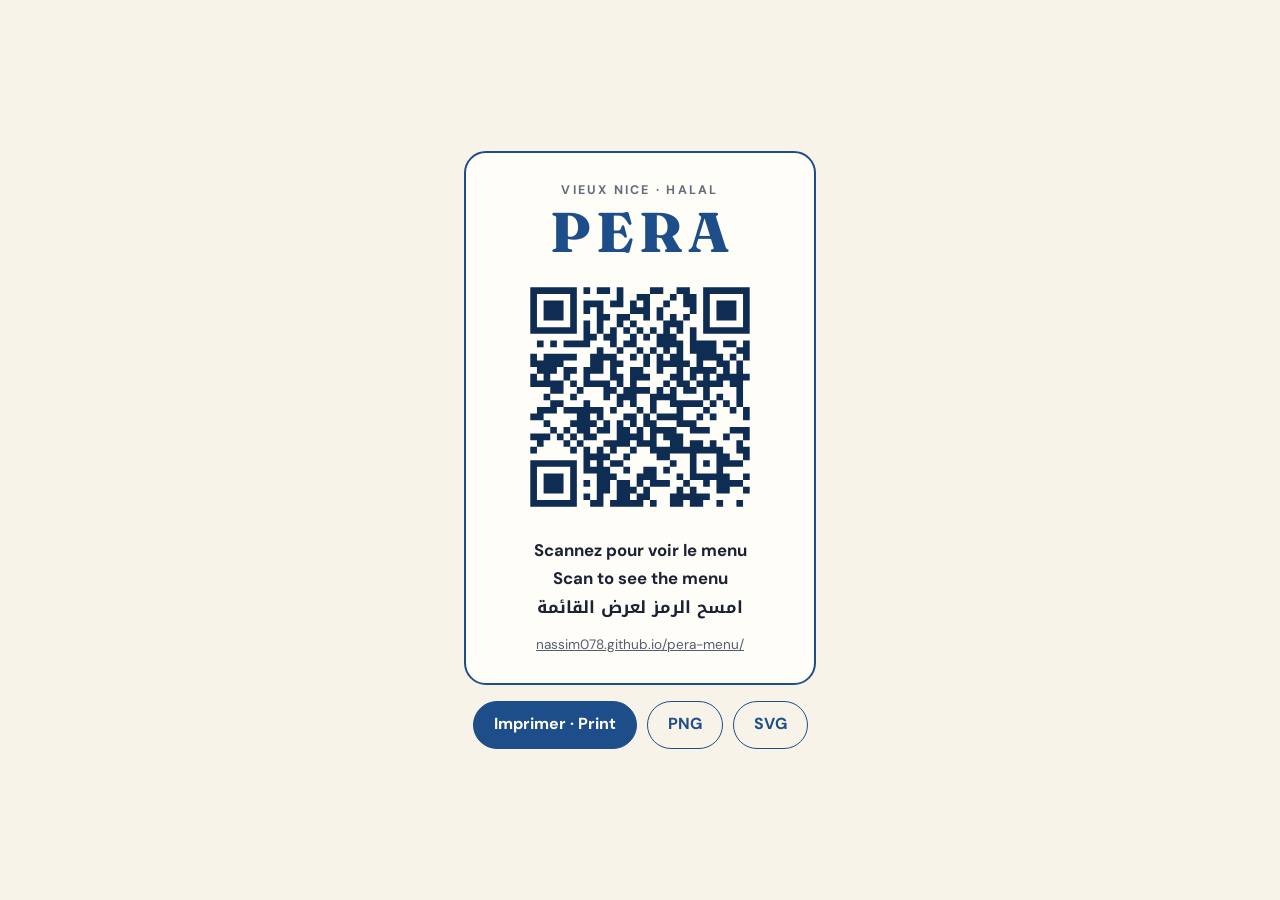
<file: qr/index.html>
<!doctype html>
<html lang="fr">
<head>
<meta charset="utf-8">
<meta name="viewport" content="width=device-width, initial-scale=1">
<title>PERA — QR code du menu</title>
<meta name="robots" content="noindex">
<link rel="icon" href="../assets/favicon.svg" type="image/svg+xml">
<link rel="preconnect" href="https://fonts.googleapis.com">
<link rel="preconnect" href="https://fonts.gstatic.com" crossorigin>
<link rel="stylesheet" href="https://fonts.googleapis.com/css2?family=DM+Sans:opsz,wght@9..40,400;9..40,700&family=Fraunces:opsz,wght@9..144,800&family=Noto+Kufi+Arabic:wght@600&display=swap">
<link rel="stylesheet" href="../assets/style.css">
</head>
<body class="qr-body">
<main class="qr-card">
  <p class="kicker">Vieux Nice · Halal</p>
  <h1 class="brand">PERA</h1>
  <div class="qr-code" role="img" aria-label="QR code : https://nassim078.github.io/pera-menu/"><svg viewBox="0 0 370 370" class="segno"><path transform="scale(10)" class="qrline" stroke="#0f2c52" d="M2 2.5h7m1 0h1m1 0h2m1 0h1m4 0h2m2 0h2m2 0h7m-33 1h1m5 0h1m6 0h1m2 0h2m3 0h1m1 0h2m1 0h1m5 0h1m-33 1h1m1 0h3m1 0h1m1 0h3m1 0h2m1 0h1m1 0h1m2 0h1m2 0h2m1 0h1m1 0h3m1 0h1m-33 1h1m1 0h3m1 0h1m1 0h1m1 0h1m4 0h3m1 0h1m4 0h1m1 0h1m1 0h3m1 0h1m-33 1h1m1 0h3m1 0h1m3 0h2m1 0h2m2 0h1m1 0h1m1 0h1m1 0h1m2 0h1m1 0h3m1 0h1m-33 1h1m5 0h1m1 0h1m1 0h1m2 0h1m1 0h1m4 0h3m3 0h1m5 0h1m-33 1h7m1 0h1m1 0h1m1 0h1m1 0h1m1 0h1m1 0h1m1 0h1m1 0h1m1 0h1m1 0h7m-25 1h2m1 0h2m2 0h1m1 0h1m1 0h3m2 0h1m-24 1h1m1 0h1m1 0h4m3 0h1m1 0h2m3 0h4m1 0h4m1 0h2m1 0h1m-23 1h1m2 0h1m2 0h1m1 0h1m1 0h1m1 0h1m1 0h4m3 0h2m-33 1h1m1 0h5m2 0h4m2 0h1m1 0h1m1 0h1m1 0h2m2 0h4m1 0h1m1 0h1m-33 1h5m4 0h2m1 0h2m3 0h1m1 0h5m1 0h1m2 0h2m1 0h1m-31 1h3m1 0h2m1 0h3m1 0h1m2 0h2m2 0h1m2 0h1m1 0h4m1 0h1m1 0h1m-32 1h1m1 0h1m2 0h1m2 0h1m3 0h2m1 0h3m3 0h2m1 0h1m1 0h1m1 0h5m-33 1h5m1 0h1m1 0h4m1 0h1m1 0h1m4 0h1m1 0h2m1 0h4m1 0h2m-29 1h2m2 0h1m3 0h2m1 0h4m1 0h1m1 0h1m1 0h2m1 0h1m4 0h1m-30 1h1m3 0h1m4 0h1m1 0h3m2 0h4m4 0h1m1 0h1m2 0h1m-29 1h2m3 0h1m4 0h1m1 0h1m2 0h1m2 0h5m1 0h1m1 0h1m1 0h1m-31 1h3m1 0h6m1 0h1m3 0h1m1 0h1m3 0h1m3 0h1m3 0h1m1 0h1m-33 1h2m5 0h2m1 0h1m3 0h2m1 0h1m1 0h4m2 0h1m1 0h1m4 0h1m-31 1h1m3 0h4m1 0h1m1 0h1m1 0h1m1 0h2m3 0h3m-22 1h1m1 0h1m1 0h2m1 0h2m1 0h2m1 0h1m1 0h4m2 0h3m3 0h3m-33 1h3m1 0h1m1 0h1m1 0h2m3 0h4m1 0h1m1 0h3m6 0h1m2 0h1m-32 1h1m3 0h1m1 0h1m3 0h4m1 0h3m2 0h2m1 0h2m1 0h1m3 0h1m-32 1h1m5 0h1m1 0h1m1 0h1m1 0h1m2 0h1m2 0h11m2 0h2m-25 1h4m2 0h1m4 0h2m3 0h1m3 0h2m2 0h1m-33 1h7m1 0h1m1 0h1m1 0h2m7 0h1m2 0h1m1 0h1m1 0h4m-32 1h1m5 0h1m1 0h4m2 0h1m2 0h2m1 0h1m3 0h1m3 0h1m-29 1h1m1 0h3m1 0h1m3 0h3m3 0h3m3 0h1m1 0h6m2 0h1m-33 1h1m1 0h3m1 0h1m1 0h1m1 0h2m1 0h2m1 0h1m1 0h3m2 0h1m2 0h1m1 0h4m-32 1h1m1 0h3m1 0h1m3 0h2m1 0h3m1 0h1m4 0h1m1 0h1m3 0h2m2 0h1m-33 1h1m5 0h1m1 0h1m1 0h1m2 0h2m1 0h2m3 0h6m-27 1h7m2 0h2m1 0h5m1 0h1m2 0h2m1 0h2m2 0h1m2 0h1"/></svg></div>
  <ul class="qr-langs" role="list">
    <li lang="fr">Scannez pour voir le menu</li>
    <li lang="en">Scan to see the menu</li>
    <li lang="ar" dir="rtl">امسح الرمز لعرض القائمة</li>
  </ul>
  <p class="qr-url"><a href="../">nassim078.github.io/pera-menu/</a></p>
</main>
<p class="qr-actions">
  <button type="button" class="btn btn-primary" onclick="window.print()">Imprimer · Print</button>
  <a class="btn" href="../assets/qr.png" download="pera-menu-qr.png">PNG</a>
  <a class="btn" href="../assets/qr.svg" download="pera-menu-qr.svg">SVG</a>
</p>
</body>
</html>
</file>
<file: assets/style.css>
/* PERA menu — shared styles (FR / EN / AR) */
:root {
  --bg: #f8f3e9;
  --surface: #fffdf8;
  --ink: #1a2233;
  --muted: #535e70;
  --line: #d8cdb9;
  --brand: #1d4e89;
  --brand-ink: #fffdf8;
  --accent: #a83f28;
  --veg: #2a6636;
  --gold: #e3b64f;
  --hero: #1d4e89;
  --hero-ink: #fffdf8;
  --focus: #0f2c52;
  --font-display: "Fraunces", Georgia, "Times New Roman", serif;
  --font-body: "DM Sans", system-ui, -apple-system, "Segoe UI", Roboto, sans-serif;
  --radius: 14px;
  color-scheme: light;
}
@media (prefers-color-scheme: dark) {
  :root {
    --bg: #0f1420;
    --surface: #161d2c;
    --ink: #edf0f5;
    --muted: #aab4c5;
    --line: #2d374a;
    --brand: #93bdf4;
    --brand-ink: #0f1420;
    --accent: #f39e84;
    --veg: #86d394;
    --hero: #132845;
    --hero-ink: #f3f5f9;
    --focus: #ffd166;
    color-scheme: dark;
  }
}
html[lang="ar"] {
  --font-display: "Noto Kufi Arabic", "Fraunces", sans-serif;
  --font-body: "IBM Plex Sans Arabic", "DM Sans", system-ui, sans-serif;
}

*, *::before, *::after { box-sizing: border-box; }
html { -webkit-text-size-adjust: 100%; text-size-adjust: 100%; }
@media (prefers-reduced-motion: no-preference) { html { scroll-behavior: smooth; } }
body {
  margin: 0;
  background: var(--bg);
  color: var(--ink);
  font-family: var(--font-body);
  font-size: 1rem;
  line-height: 1.55;
}
html[lang="ar"] body { line-height: 1.75; }
a { color: inherit; }
:focus-visible { outline: 3px solid var(--focus); outline-offset: 3px; border-radius: 6px; }
[hidden] { display: none !important; }
.wrap { width: 100%; max-width: 72rem; margin-inline: auto; padding-inline: 16px; }
@media (min-width: 640px) { .wrap { padding-inline: 28px; } }

.sr-only {
  position: absolute !important; width: 1px; height: 1px; padding: 0; margin: -1px;
  overflow: hidden; clip: rect(0 0 0 0); white-space: nowrap; border: 0;
}
.skip {
  position: absolute; inset-inline-start: 12px; top: -100px; z-index: 50;
  background: var(--surface); color: var(--ink); padding: .75rem 1rem; border-radius: 10px;
  font-weight: 700; box-shadow: 0 6px 20px rgb(0 0 0 / .2);
}
.skip:focus { top: 12px; }

/* ---------- Hero ---------- */
.hero {
  --focus: #ffd166;
  position: relative;
  background-color: var(--hero);
  background-image: url("data:image/svg+xml,%3Csvg xmlns='http://www.w3.org/2000/svg' width='56' height='56' viewBox='0 0 56 56'%3E%3Cg fill='none' stroke='%23ffffff' stroke-opacity='.09' stroke-width='1.4'%3E%3Cpath d='M28 4 52 28 28 52 4 28Z'/%3E%3Ccircle cx='28' cy='28' r='9'/%3E%3Cpath d='M0 0 8 8M56 0l-8 8M0 56l8-8M56 56l-8-8'/%3E%3C/g%3E%3C/svg%3E");
  color: var(--hero-ink);
  padding-bottom: 3.25rem;
}
.hero::after {
  content: "";
  position: absolute; inset-inline: 0; bottom: -1px; height: 14px;
  background: radial-gradient(circle at 14px 0, transparent 13.5px, var(--bg) 14px) 0 0 / 28px 14px repeat-x;
}
.hero-bar {
  display: flex; align-items: center; justify-content: space-between; gap: 12px;
  padding-block: 14px;
}
.mini-brand { font-family: "Fraunces", serif; font-weight: 800; letter-spacing: .2em; font-size: .95rem; }
.langs ul { display: flex; gap: 4px; margin: 0; padding: 4px; list-style: none; border-radius: 999px; background: rgb(255 255 255 / .1); }
.langs a {
  display: inline-flex; align-items: center; min-height: 40px; padding: 0 .85rem;
  border-radius: 999px; text-decoration: none; font-weight: 600; font-size: .92rem; white-space: nowrap;
}
.langs a[lang="ar"] { font-family: "Noto Kufi Arabic", "IBM Plex Sans Arabic", sans-serif; }
.langs a:hover { background: rgb(255 255 255 / .14); }
.langs a[aria-current="page"] { background: var(--hero-ink); color: var(--hero); }
@media (max-width: 380px) { .langs a { padding: 0 .6rem; font-size: .85rem; } }

.hero-body { padding-top: clamp(1.5rem, 6vw, 4rem); text-align: center; }
.kicker {
  margin: 0; text-transform: uppercase; letter-spacing: .18em; font-size: .78rem; font-weight: 700; opacity: .9;
}
html[lang="ar"] .kicker { letter-spacing: 0; font-size: .95rem; }
.brand {
  margin: .25rem 0 0;
  font-family: "Fraunces", Georgia, serif;
  font-weight: 800;
  font-size: clamp(4.25rem, 21vw, 9.5rem);
  line-height: .95;
  letter-spacing: .1em;
  padding-inline-start: .1em; /* balances trailing letter-spacing */
}
.brand-sub {
  display: block; font-family: "Noto Kufi Arabic", sans-serif; font-size: .28em;
  letter-spacing: 0; font-weight: 600; margin-top: .35em; opacity: .9;
}
.tagline {
  margin: .5rem 0 0; font-family: var(--font-display); font-weight: 600;
  font-size: clamp(1.15rem, 3.4vw, 1.6rem); font-style: italic;
}
html[lang="ar"] .tagline { font-style: normal; }
.tagline::before, .tagline::after { content: "—"; color: var(--gold); margin-inline: .5em; font-style: normal; }
.badges {
  display: flex; flex-wrap: wrap; justify-content: center; gap: 8px;
  margin: 1.25rem 0 0; padding: 0; list-style: none;
}
.badge {
  border: 1px solid rgb(255 255 255 / .4); border-radius: 999px; padding: .3rem .8rem;
  font-size: .88rem; font-weight: 600;
}
.badge-halal { background: var(--gold); border-color: var(--gold); color: #1a1405; }
.actions { display: flex; flex-wrap: wrap; justify-content: center; gap: 10px; margin-top: 1.5rem; }
.btn {
  display: inline-flex; align-items: center; justify-content: center; gap: .5rem;
  min-height: 48px; padding: 0 1.25rem; border-radius: 999px;
  border: 1.5px solid currentColor; background: transparent; color: inherit;
  font: inherit; font-weight: 700; text-decoration: none; cursor: pointer;
}
.btn-primary { background: var(--hero-ink); color: var(--hero); border-color: var(--hero-ink); }
.btn:hover { filter: brightness(1.06); }

/* ---------- Category nav ---------- */
.cats {
  position: sticky; top: 0; z-index: 20;
  background: color-mix(in srgb, var(--bg) 92%, transparent);
  -webkit-backdrop-filter: saturate(1.4) blur(10px);
  backdrop-filter: saturate(1.4) blur(10px);
  border-bottom: 1px solid var(--line);
}
.cats-inner { display: flex; align-items: center; gap: 10px; padding-block: 10px; }
.chips {
  display: flex; gap: 8px; margin: 0; padding: 2px; list-style: none;
  overflow-x: auto; scrollbar-width: thin; scroll-snap-type: x proximity; flex: 1; min-width: 0;
}
.chips li { scroll-snap-align: start; flex: none; }
.chips a {
  display: inline-flex; align-items: center; min-height: 40px; padding: 0 .95rem;
  border: 1px solid var(--line); border-radius: 999px; background: var(--surface);
  text-decoration: none; font-weight: 600; font-size: .92rem; white-space: nowrap;
}
.chips a:hover { border-color: var(--brand); }
.chips a[aria-current="true"] { background: var(--brand); border-color: var(--brand); color: var(--brand-ink); }
.veg-toggle {
  flex: none; display: inline-flex; align-items: center; gap: .4rem;
  min-height: 40px; padding: 0 .9rem; border-radius: 999px;
  border: 1.5px solid var(--veg); background: transparent; color: var(--veg);
  font: inherit; font-weight: 700; font-size: .9rem; cursor: pointer;
}
.veg-toggle[aria-pressed="true"] { background: var(--veg); color: var(--bg); }
@media (max-width: 560px) {
  .cats-inner { flex-direction: column; align-items: stretch; gap: 8px; }
  .veg-toggle { align-self: flex-start; }
}

/* ---------- Sections ---------- */
main { padding-bottom: 3rem; }
main:focus { outline: none; }
.cat { padding-top: clamp(2.25rem, 6vw, 3.5rem); scroll-margin-top: 72px; }
@media (max-width: 560px) { .cat { scroll-margin-top: 118px; } }
.cat-head {
  display: flex; flex-wrap: wrap; align-items: baseline; gap: .25rem 1rem;
  padding-bottom: .75rem; margin-bottom: .5rem; border-bottom: 2px solid var(--ink);
}
.cat-num { font-family: "Fraunces", serif; font-weight: 800; color: var(--accent); font-size: 1.05rem; }
.cat h2 {
  margin: 0; font-family: var(--font-display); font-weight: 800;
  font-size: clamp(1.6rem, 4.6vw, 2.5rem); line-height: 1.15; letter-spacing: -.01em;
}
html[lang="ar"] .cat h2 { letter-spacing: 0; }
.cat-note {
  margin: 0; margin-inline-start: auto; padding: .25rem .8rem; border-radius: 999px;
  background: var(--accent); color: var(--bg); font-weight: 700; font-size: .88rem;
}
.dishes {
  display: grid; grid-template-columns: repeat(auto-fill, minmax(min(100%, 21rem), 1fr));
  column-gap: clamp(1.5rem, 4vw, 3rem); margin: 0; padding: 0; list-style: none;
}
.dish { padding-block: .9rem; border-bottom: 1px dashed var(--line); }
.dish-head { display: flex; align-items: baseline; gap: .5rem; }
.dish-name { margin: 0; font-size: 1.07rem; font-weight: 700; line-height: 1.35; }
.leader { flex: 1; min-width: 1rem; border-bottom: 2px dotted var(--line); transform: translateY(-.3em); }
.dish-cost { margin: 0; }
.dish-price {
  font-weight: 700; color: var(--brand); white-space: nowrap; font-size: 1.07rem;
  font-variant-numeric: tabular-nums;
}
.dish-desc { margin: .3rem 0 0; color: var(--muted); font-size: .94rem; }
.dish-alt {
  display: inline-flex; align-items: baseline; gap: .4rem; margin: .5rem 0 0;
  padding: .15rem .65rem; border-radius: 999px; background: var(--surface);
  border: 1px solid var(--line); font-size: .88rem; font-weight: 600;
}
.alt-price { color: var(--brand); font-weight: 700; white-space: nowrap; }
.veg { display: inline-flex; vertical-align: -2px; color: var(--veg); }
.subgroup { margin-top: 2rem; padding: 1rem clamp(1rem, 3vw, 1.5rem) .25rem; border-radius: var(--radius); background: var(--surface); border: 1px solid var(--line); }
.sub-title { margin: 0 0 .25rem; font-family: var(--font-display); font-size: 1.3rem; font-weight: 800; color: var(--accent); }
.subgroup .dish:last-child { border-bottom: 0; }

/* ---------- Footer ---------- */
.foot { background: var(--surface); border-top: 1px solid var(--line); padding-block: 2.5rem 2rem; }
.foot-title { margin: 0 0 1rem; font-family: var(--font-display); font-weight: 800; font-size: 1.5rem; }
.info { display: grid; grid-template-columns: repeat(auto-fit, minmax(min(100%, 14rem), 1fr)); gap: 1rem 2rem; margin: 0; }
.info dt { font-weight: 700; font-size: .8rem; text-transform: uppercase; letter-spacing: .1em; color: var(--accent); }
html[lang="ar"] .info dt { letter-spacing: 0; font-size: .95rem; text-transform: none; }
.info dd { margin: .2rem 0 0; }
.info a { text-underline-offset: 3px; }
.legend { margin: 1.75rem 0 1.25rem; color: var(--muted); font-size: .92rem; }
.foot .langs ul { background: transparent; border: 1px solid var(--line); display: inline-flex; flex-wrap: wrap; }
.foot .langs a[aria-current="page"] { background: var(--brand); color: var(--brand-ink); }
.foot .langs a:hover { background: color-mix(in srgb, var(--brand) 12%, transparent); }
.foot .langs a[aria-current="page"]:hover { background: var(--brand); }
.foot-links { margin: 1rem 0 0; font-size: .92rem; color: var(--muted); }
.foot-links a { text-underline-offset: 3px; }

/* ---------- QR card page ---------- */
.qr-body { min-height: 100vh; display: grid; place-content: center; gap: 1rem; padding: 16px; }
.qr-card {
  width: min(100%, 22rem); margin-inline: auto; padding: 1.75rem 1.5rem; text-align: center;
  background: #fffdf8; color: #1a2233; border: 2px solid #1d4e89; border-radius: 22px;
}
.qr-card .brand { font-size: 3.5rem; color: #1d4e89; }
.qr-card .kicker { color: #535e70; }
.qr-code { margin: 1rem auto; width: 82%; }
.qr-code svg { display: block; width: 100%; height: auto; }
.qr-langs { margin: 0; padding: 0; list-style: none; font-weight: 700; font-size: 1.05rem; line-height: 1.7; }
.qr-langs [lang="ar"] { font-family: "Noto Kufi Arabic", sans-serif; }
.qr-url { margin: .75rem 0 0; font-size: .85rem; color: #535e70; word-break: break-all; }
.qr-actions { display: flex; flex-wrap: wrap; justify-content: center; gap: 10px; margin: 0; }
.qr-actions .btn { color: var(--brand); }
.qr-actions .btn-primary { background: var(--brand); color: var(--brand-ink); border-color: var(--brand); }

/* ---------- Print ---------- */
@media print {
  :root { --bg: #fff; --surface: #fff; --ink: #000; --muted: #333; --brand: #000; --accent: #000; }
  .cats, .actions, .skip, .langs, .foot-links, .qr-actions { display: none !important; }
  .hero { background: none; color: #000; padding-bottom: 0; }
  .hero::after { display: none; }
  .dish { break-inside: avoid; }
  .qr-body { min-height: 0; }
}
</file>
